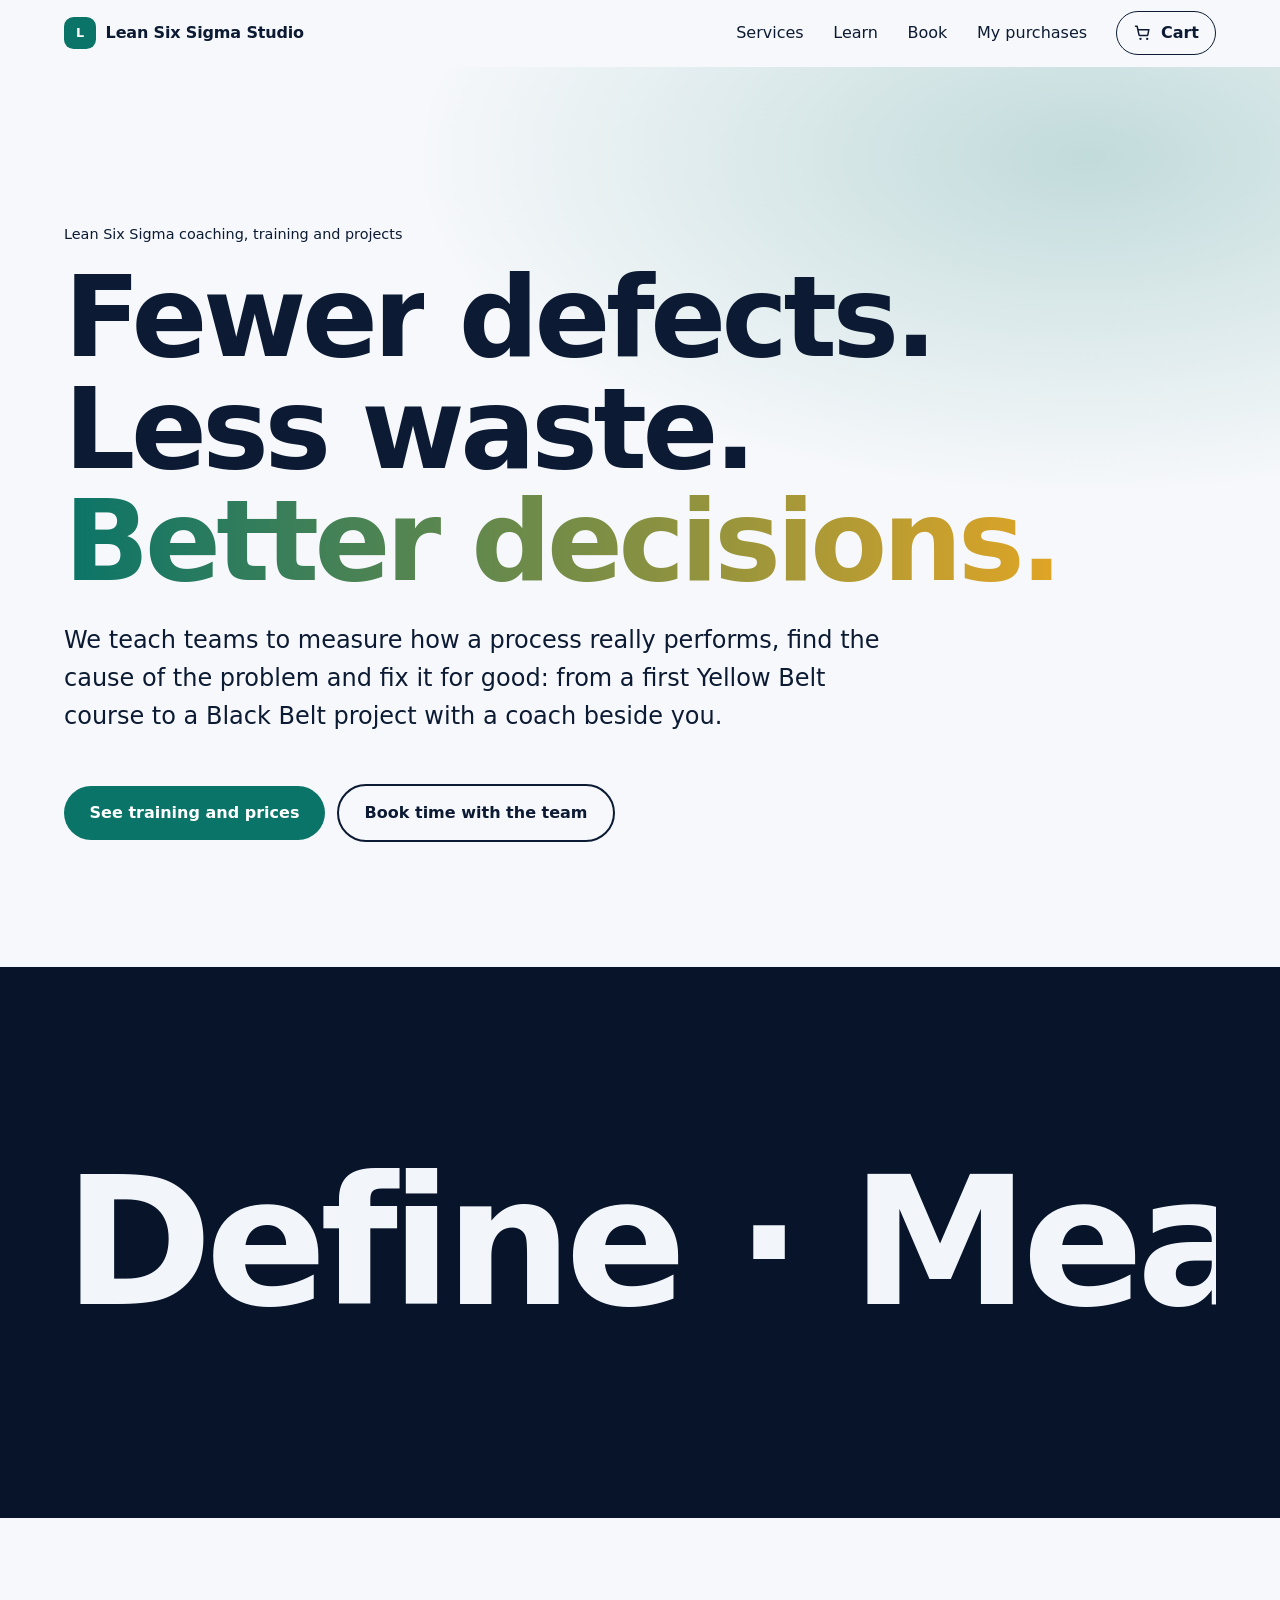
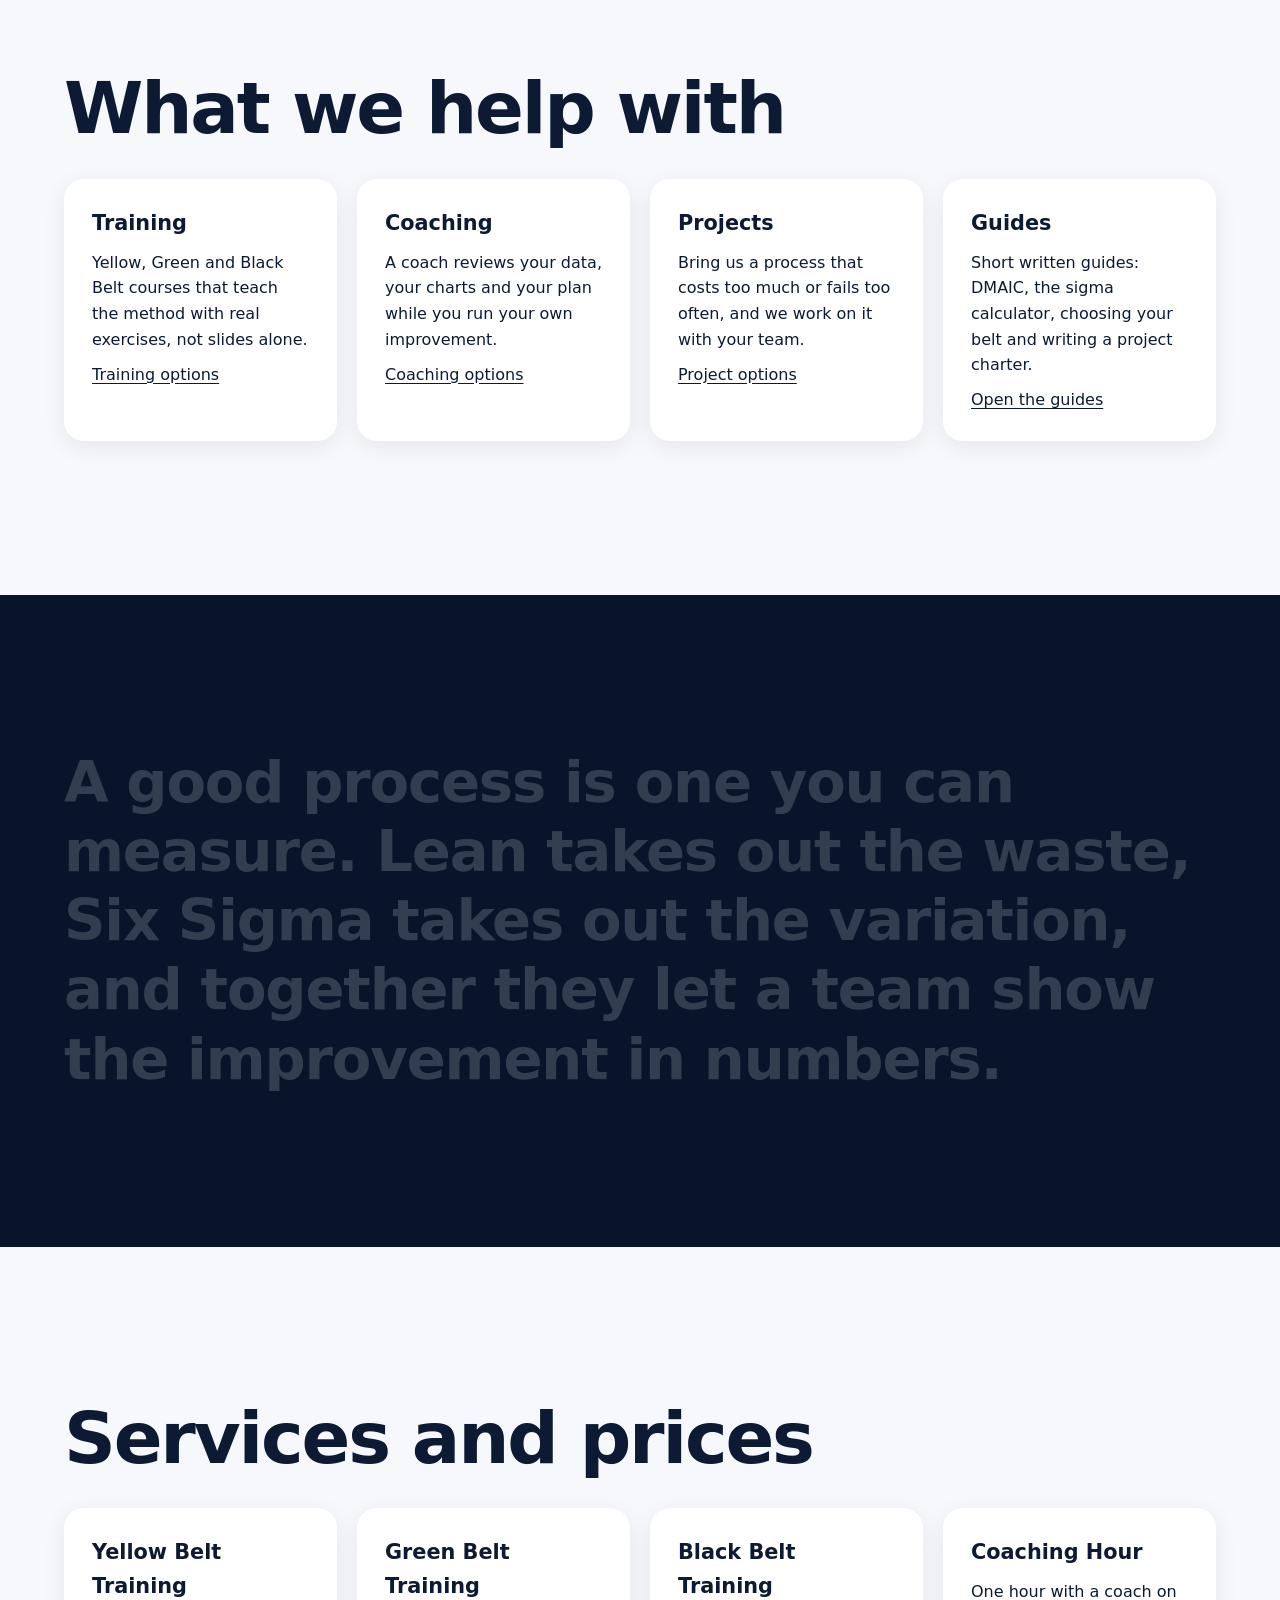
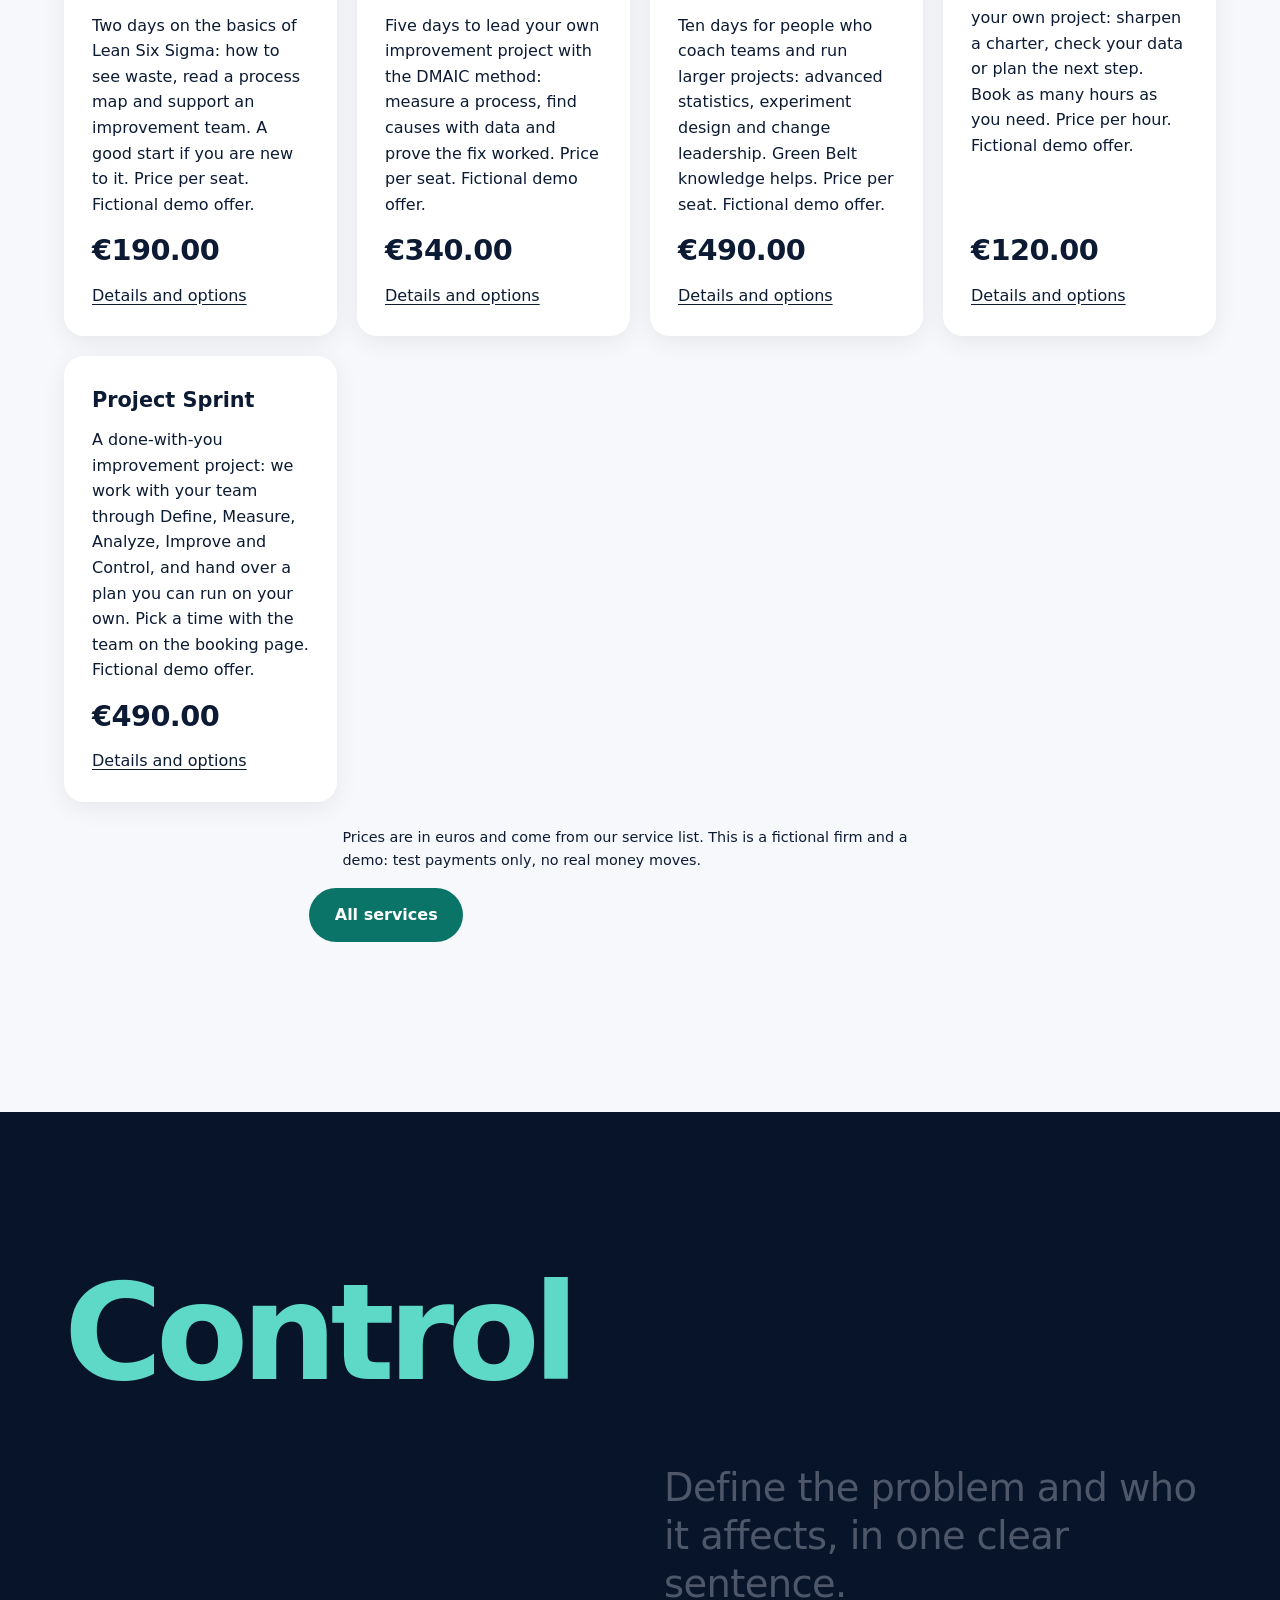
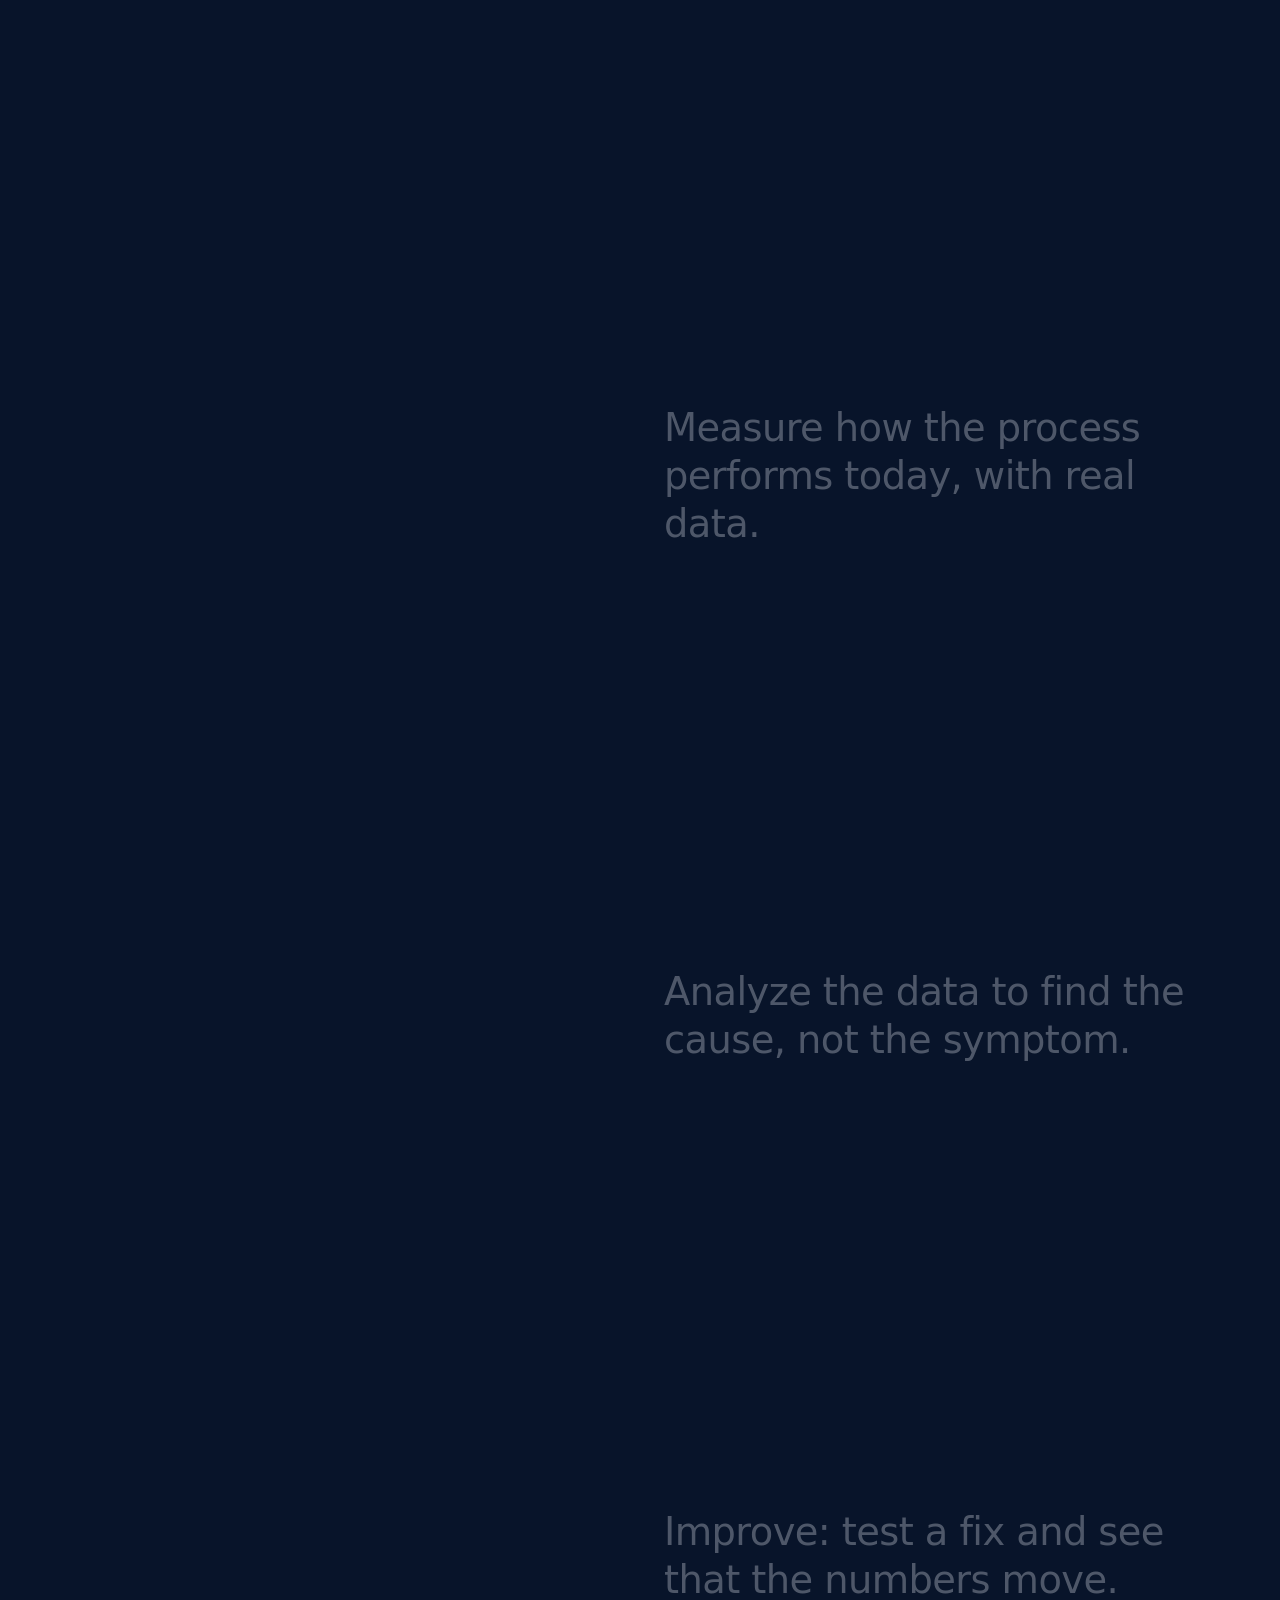
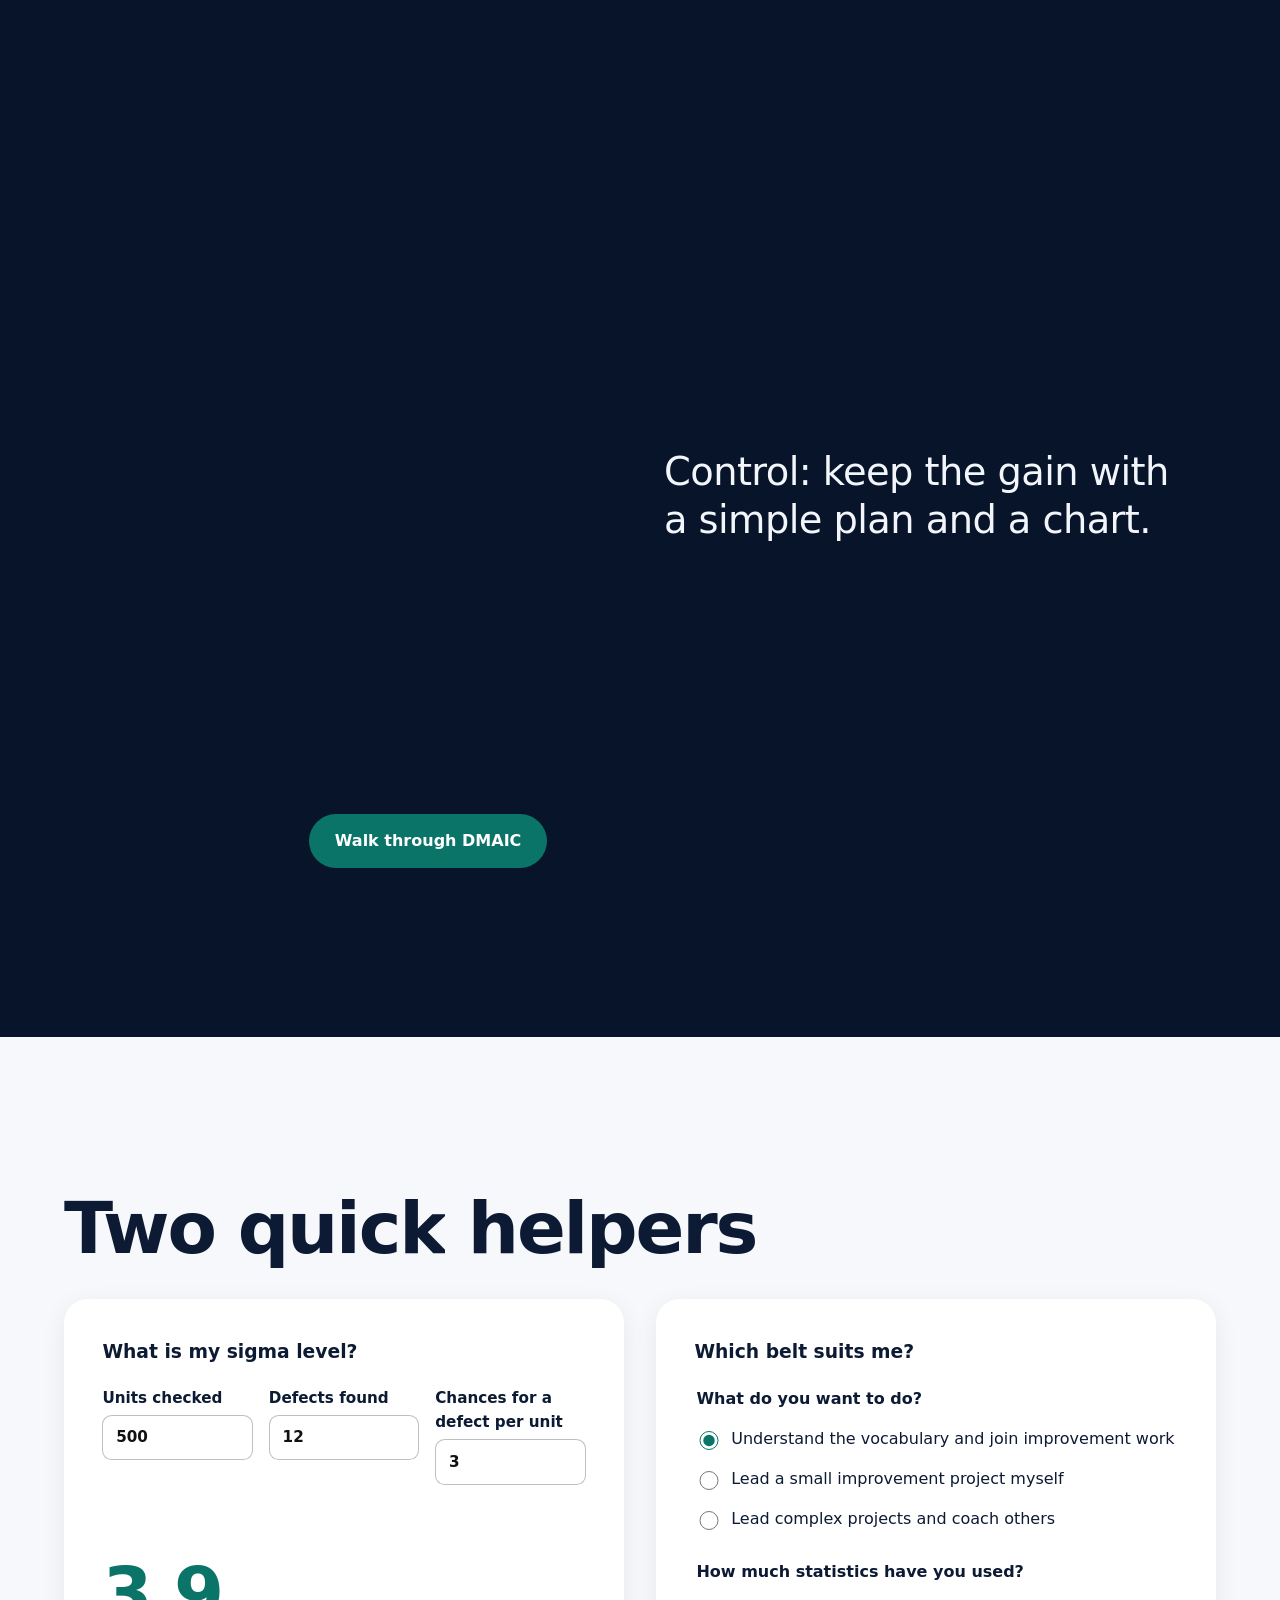
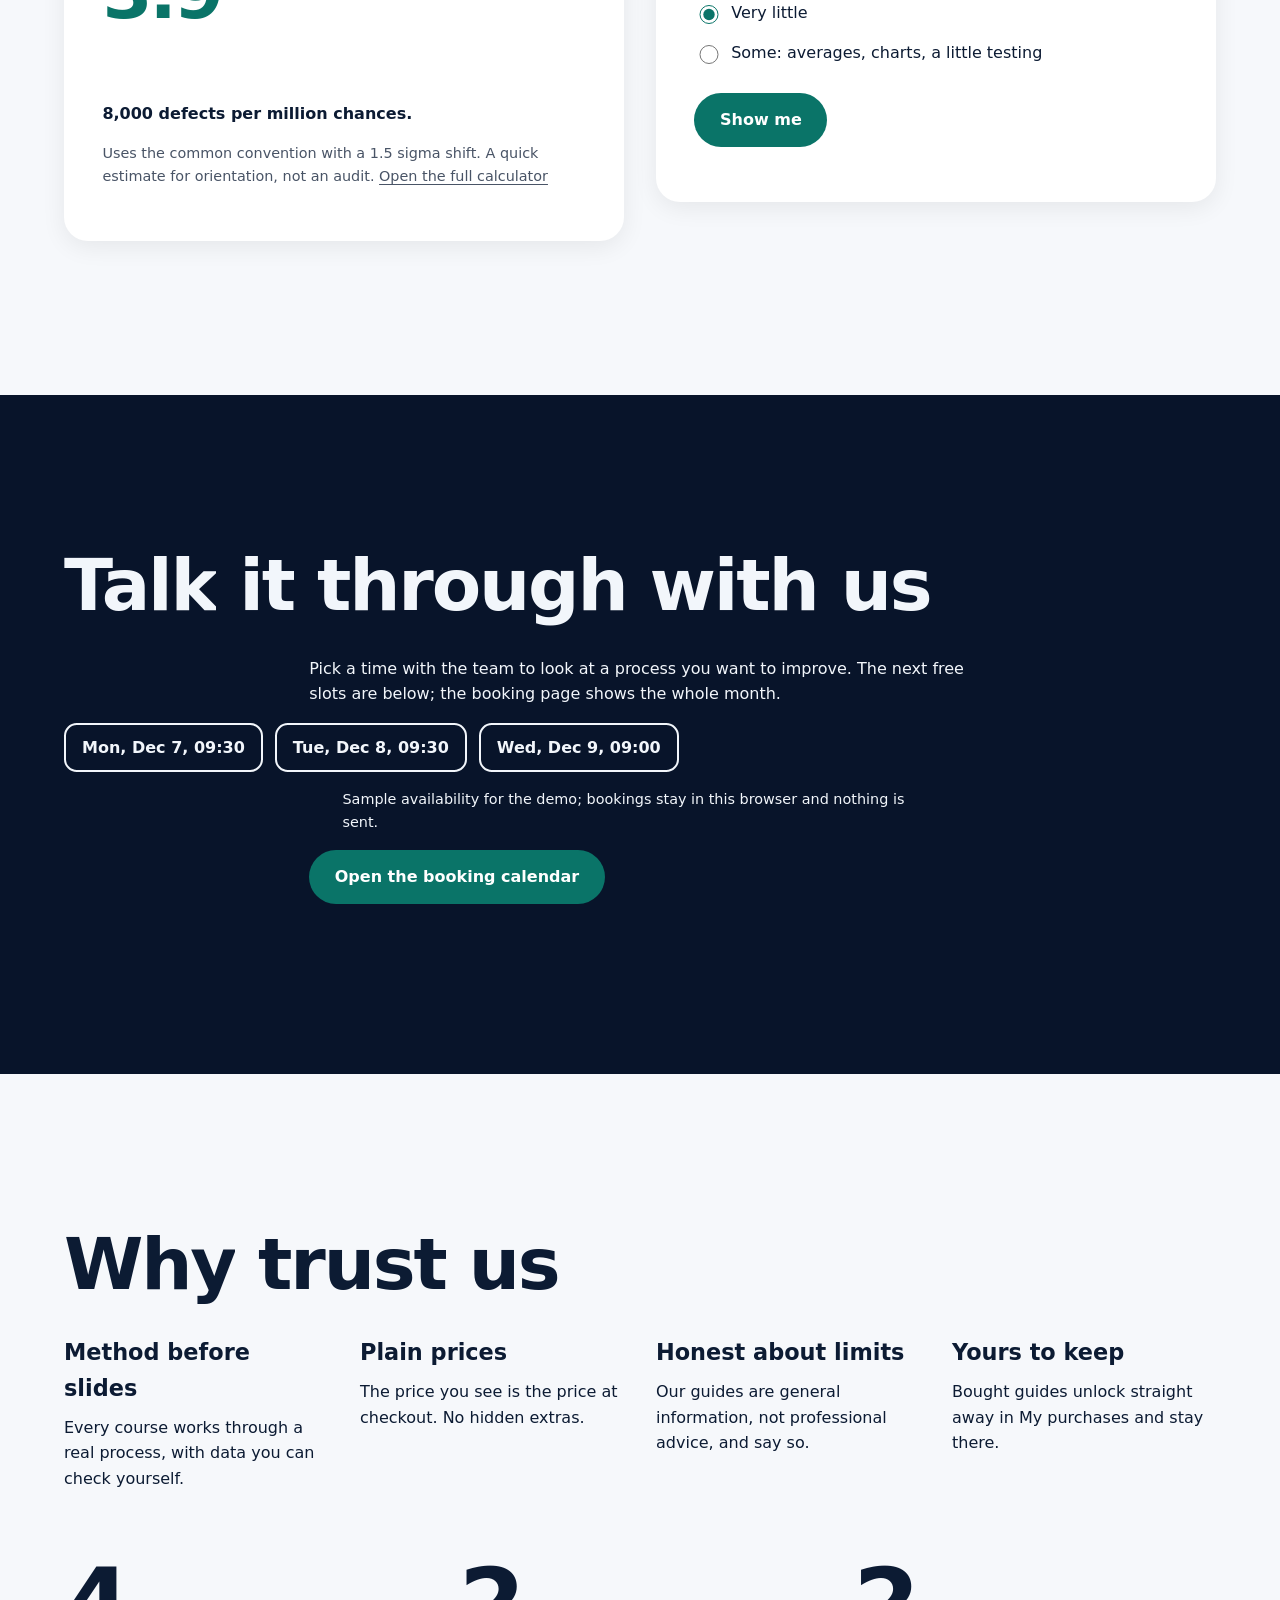
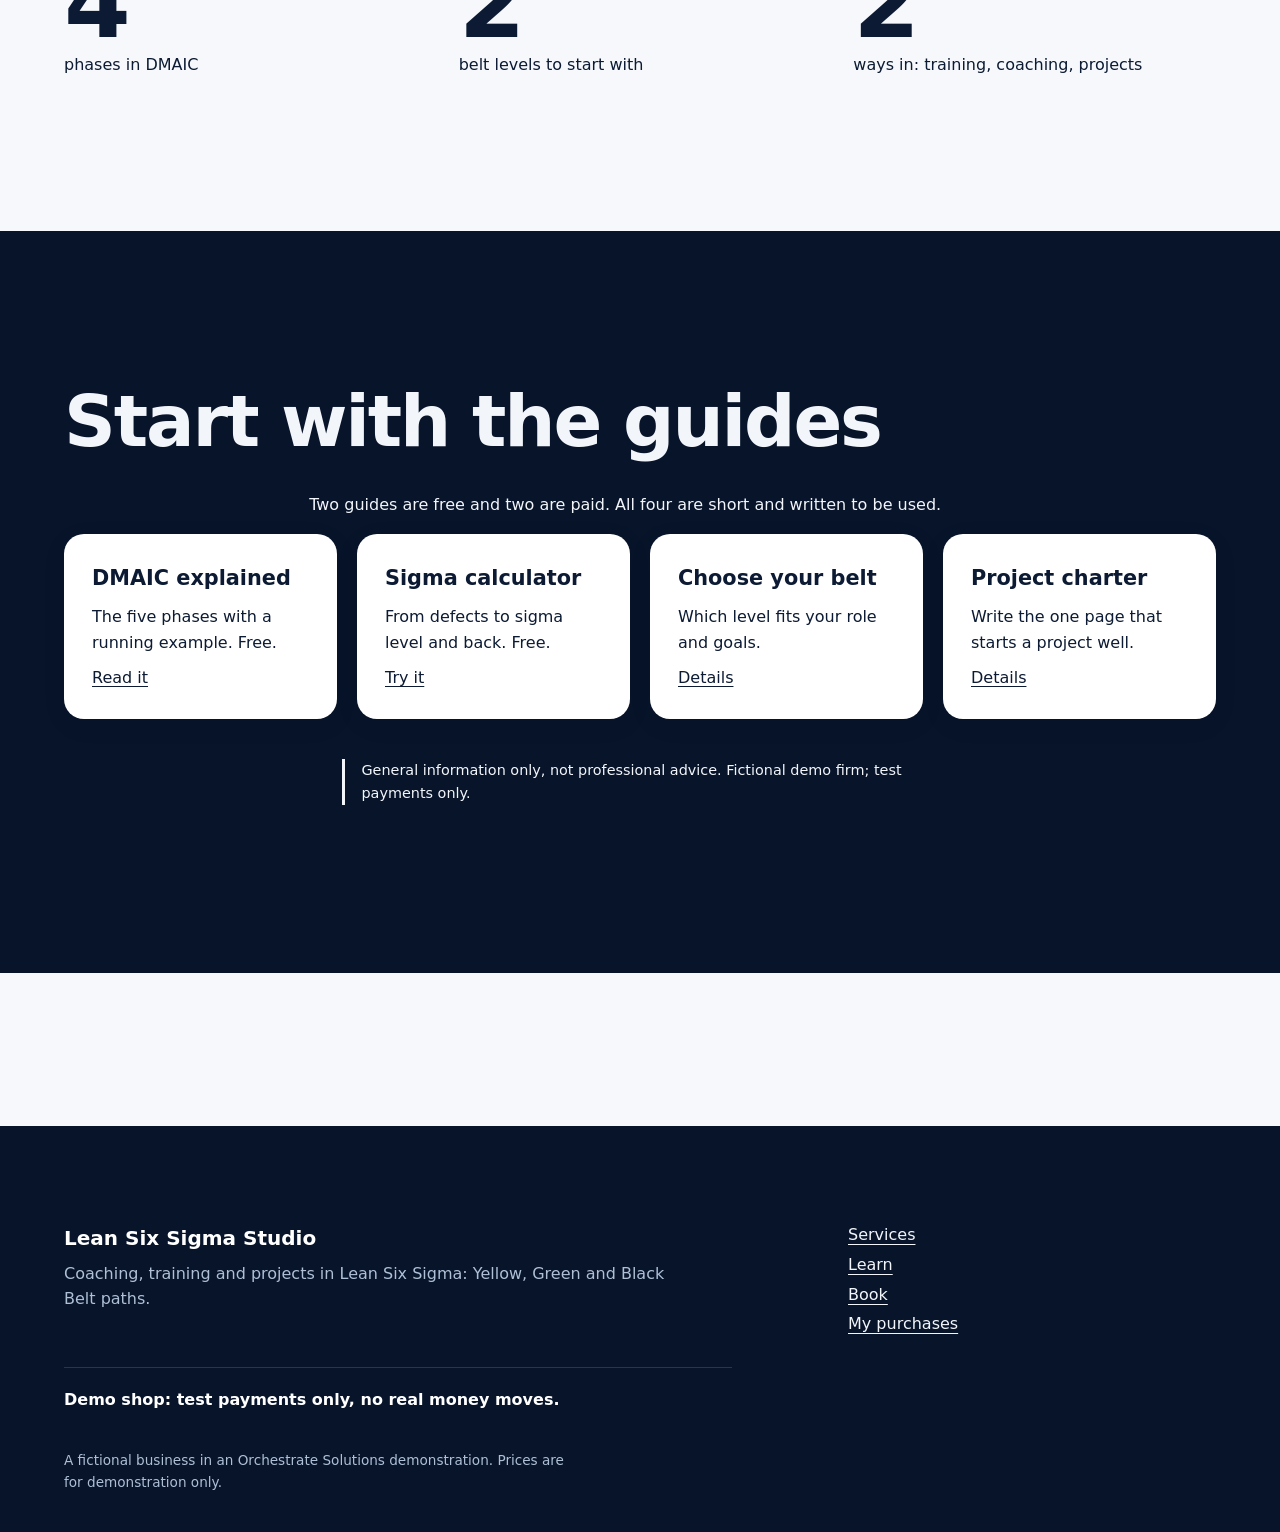
<file: index.html>
<!doctype html>
<html lang="en">
<head>
<meta charset="utf-8">
<meta name="viewport" content="width=device-width, initial-scale=1">
<title>Lean Six Sigma coaching, training and projects</title>
<meta name="description" content="Fewer defects, less waste, clearer decisions: Lean Six Sigma training from Yellow to Black Belt, coaching and hands-on projects. A fictional demo firm; test payments only.">
<link rel="stylesheet" href="css/tokens.css">
<link rel="stylesheet" href="css/layout.css">
<link rel="stylesheet" href="css/site.css">
<link rel="stylesheet" href="css/shop/core.css">
<link rel="stylesheet" href="css/shop/cart.css">
<style>
.hero{min-height:100svh;display:flex;flex-direction:column;justify-content:center;padding-inline:max(1rem,5vw);padding-block:6rem 4rem;background:radial-gradient(60rem 30rem at 85% 10%,color-mix(in srgb,var(--accent) 22%,transparent),transparent 70%),var(--bg,#fff)}
.hero h1{font-size:clamp(3rem,9vw,7rem);line-height:1;letter-spacing:-.04em;margin:0 0 1.5rem;max-width:16ch}
.hero p.lead{font-size:clamp(1.1rem,2vw,1.5rem);max-width:55ch;margin:0 0 2rem;opacity:.85}
.kinetic{background:linear-gradient(90deg,var(--accent),#e0a526,var(--accent));background-size:200% 100%;-webkit-background-clip:text;background-clip:text;color:transparent;animation:sweep 6s linear infinite}
@keyframes sweep{to{background-position:-200% 0}}
.btn{display:inline-block;padding:.9rem 1.6rem;border-radius:999px;background:var(--accent);color:#fff;font-weight:600;text-decoration:none;transition:transform .3s cubic-bezier(.2,.7,.2,1),box-shadow .3s;border:0;cursor:pointer;font-size:1rem}
.btn:hover{transform:translateY(-3px);box-shadow:0 10px 24px rgba(0,0,0,.2)}
.btn--ghost{background:transparent;color:inherit;border:2px solid currentColor;margin-left:.75rem}
h2.big{font-size:clamp(2.2rem,6vw,4.5rem);line-height:1.05;letter-spacing:-.03em;margin:0 0 2rem;max-width:18ch}
.marquee{overflow:hidden;white-space:nowrap}
.marquee span{display:inline-block;font-size:clamp(4rem,14vw,12rem);font-weight:800;letter-spacing:-.04em;animation:slide 40s linear infinite;padding-right:2rem}
@keyframes slide{to{transform:translateX(-50%)}}
.statement{font-size:clamp(1.8rem,4.5vw,3.6rem);line-height:1.2;letter-spacing:-.02em;max-width:26ch;margin:0}
.cards{display:grid;grid-template-columns:repeat(auto-fill,minmax(min(100%,17rem),1fr));gap:1.25rem;margin:0;padding:0;list-style:none}
.card{border-radius:1.25rem;padding:1.75rem;background:var(--surface,#f6f4f1);color:var(--text);box-shadow:0 6px 24px rgba(0,0,0,.07);display:flex;flex-direction:column;gap:.6rem;transition:transform .3s cubic-bezier(.2,.7,.2,1)}
.card:hover{transform:translateY(-4px)}
.card h3{margin:0;font-size:1.3rem}.card p{margin:0}
.price{font-size:1.8rem;font-weight:700;letter-spacing:-.02em;margin-top:auto}
.steps{display:grid;grid-template-columns:minmax(0,1fr) minmax(0,1fr);gap:3rem;align-items:start}
.steps .word,.steps [data-step-word]{position:sticky;top:20vh;font-size:clamp(4rem,14vw,11rem);font-weight:800;letter-spacing:-.05em;line-height:1;color:var(--accent)}
.steps .step{min-height:60vh;display:flex;align-items:center;font-size:clamp(1.5rem,3vw,2.5rem);line-height:1.25;max-width:22ch}
.nums{display:grid;grid-template-columns:repeat(auto-fit,minmax(10rem,1fr));gap:2rem}
.nums b{display:block;font-size:clamp(3rem,8vw,6rem);letter-spacing:-.04em;line-height:1}
.tool{background:var(--surface,#f6f4f1);color:var(--text);border-radius:1.5rem;padding:clamp(1.25rem,3vw,2.5rem);box-shadow:0 6px 24px rgba(0,0,0,.07);max-width:44rem}
.tool fieldset{border:0;padding:0;margin:0 0 1.25rem}.tool legend{font-weight:700;margin-bottom:.5rem}
.tool label{display:flex;gap:.6rem;align-items:center;padding:.45rem 0;cursor:pointer}
.tool input[type=checkbox],.tool input[type=radio]{width:1.2rem;height:1.2rem;accent-color:var(--accent)}
.bar{height:.6rem;border-radius:999px;background:rgba(0,0,0,.12);overflow:hidden;margin:1rem 0}.bar i{display:block;height:100%;width:0;background:var(--accent);transition:width .5s cubic-bezier(.2,.7,.2,1)}
.result{margin-top:1rem;font-weight:600}
.band--dark .tool{background:#1c1c1c;color:#fff}
.two{display:grid;grid-template-columns:repeat(auto-fit,minmax(min(100%,20rem),1fr));gap:2rem;align-items:start}
.note{font-size:.9rem;opacity:.75;max-width:65ch}
.trust{display:grid;grid-template-columns:repeat(auto-fit,minmax(min(100%,16rem),1fr));gap:2rem}
.trust h3{font-size:1.4rem;margin:0 0 .5rem}.trust p{margin:0;max-width:40ch}
@media(max-width:700px){.steps{grid-template-columns:1fr}.steps .word,.steps [data-step-word]{position:static}.steps .step{min-height:auto;padding-block:1.5rem}.btn--ghost{margin:.75rem 0 0}}
@media(prefers-reduced-motion:reduce){.kinetic,.marquee span{animation:none}}
.h-steps [data-step-word]{overflow-wrap:normal;font-size:min(var(--fs-giant,11rem),10.5vw)}
.steps [data-step-word]{overflow-wrap:normal;font-size:min(var(--fs-giant,11rem),10.5vw)}
.hero h1{font-size:min(clamp(3rem,9vw,7rem),11.2vw);overflow-wrap:break-word}
.tool input[type=number]{width:100%;padding:.6rem .8rem;border-radius:.6rem;border:1px solid rgba(0,0,0,.25);font:inherit;background:#fff;color:#111}
.tool .row{display:grid;grid-template-columns:repeat(auto-fit,minmax(9rem,1fr));gap:1rem;margin-bottom:1rem}
.tool .row label{display:block;font-weight:600;font-size:.95rem;padding:0}
.tool .row label span{display:block;margin-bottom:.3rem}
.sig{font-size:clamp(2.6rem,7vw,4.5rem);font-weight:800;letter-spacing:-.04em;line-height:1;color:var(--accent)}
.slots{display:flex;flex-wrap:wrap;gap:.75rem;margin:1rem 0;padding:0;list-style:none}
.slots a{display:inline-block;padding:.6rem 1rem;border-radius:.8rem;border:2px solid currentColor;text-decoration:none;font-weight:600}
.slots a:hover{background:var(--accent);color:#fff;border-color:var(--accent)}
@media(max-width:700px){.steps{grid-template-columns:minmax(0,1fr)}.steps [data-step-word]{font-size:min(var(--fs-giant,11rem),21vw)}}
.band--dark .steps [data-step-word],.band--dark .sig{color:var(--accent-on-dark,#5fd9c7)}
.band--dark .kinetic{background-image:linear-gradient(90deg,var(--accent-on-dark,#5fd9c7),#e8c35a,var(--accent-on-dark,#5fd9c7));background-size:200% 100%}
</style>
<script src="js/shop/core.js" defer></script>
<script src="js/shop/cart.js" defer></script>
<script src="js/nav.js" defer></script>
<script src="js/motion.js" defer></script>
<script src="js/app.js" defer></script>
</head>
<body>
<main id="main">

<section class="hero" id="top">
  <p class="note" data-reveal>Lean Six Sigma coaching, training and projects</p>
  <h1 data-words>Fewer defects. Less waste. <span class="kinetic">Better decisions.</span></h1>
  <p class="lead" data-reveal>We teach teams to measure how a process really performs, find the cause of the problem and fix it for good: from a first Yellow Belt course to a Black Belt project with a coach beside you.</p>
  <p data-reveal><a class="btn" href="pages/services.html">See training and prices</a><a class="btn btn--ghost" href="pages/book.html">Book time with the team</a></p>
</section>

<section class="band band--dark" aria-label="What we work on">
  <div class="marquee" data-marquee aria-hidden="true"><span>Define · Measure · Analyze · Improve · Control · Define · Measure · Analyze · Improve · Control · </span></div>
</section>

<section class="band" id="help">
  <h2 class="big" data-words>What we help with</h2>
  <ul class="cards">
    <li class="card" data-reveal><h3>Training</h3><p>Yellow, Green and Black Belt courses that teach the method with real exercises, not slides alone.</p><a href="pages/services.html#training">Training options</a></li>
    <li class="card" data-reveal><h3>Coaching</h3><p>A coach reviews your data, your charts and your plan while you run your own improvement.</p><a href="pages/services.html#coaching">Coaching options</a></li>
    <li class="card" data-reveal><h3>Projects</h3><p>Bring us a process that costs too much or fails too often, and we work on it with your team.</p><a href="pages/services.html#projects">Project options</a></li>
    <li class="card" data-reveal><h3>Guides</h3><p>Short written guides: DMAIC, the sigma calculator, choosing your belt and writing a project charter.</p><a href="#guides">Open the guides</a></li>
  </ul>
</section>

<section class="band band--dark">
  <p class="statement" data-fill>A good process is one you can measure. Lean takes out the waste, Six Sigma takes out the variation, and together they let a team show the improvement in numbers.</p>
</section>

<section class="band" id="services" aria-labelledby="svc-h">
  <h2 class="big" id="svc-h" data-words>Services and prices</h2>
  <ul class="cards" id="service-cards" aria-live="polite">
    <li class="card"><h3>Loading services...</h3><p><a href="pages/services.html">Open the full services page</a></p></li>
  </ul>
  <p class="note" style="margin-top:1.5rem" data-reveal>Prices are in euros and come from our service list. This is a fictional firm and a demo: test payments only, no real money moves.</p>
  <p data-reveal><a class="btn" href="pages/services.html">All services</a></p>
</section>

<section class="band band--dark" id="how">
  <div class="steps h-steps" data-sticky-steps>
    <div class="word" aria-hidden="true" data-step-word>Define</div>
    <div>
      <div class="step" data-step="Define">Define the problem and who it affects, in one clear sentence.</div>
      <div class="step" data-step="Measure">Measure how the process performs today, with real data.</div>
      <div class="step" data-step="Analyze">Analyze the data to find the cause, not the symptom.</div>
      <div class="step" data-step="Improve">Improve: test a fix and see that the numbers move.</div>
      <div class="step" data-step="Control">Control: keep the gain with a simple plan and a chart.</div>
    </div>
  </div>
  <p data-reveal style="margin-top:3rem"><a class="btn" href="pages/guides/dmaic.html">Walk through DMAIC</a></p>
</section>

<section class="band" id="tools">
  <h2 class="big" data-words>Two quick helpers</h2>
  <div class="two">
    <form class="tool" id="sigma" data-reveal aria-labelledby="s-h" novalidate>
      <h3 id="s-h" style="margin-top:0">What is my sigma level?</h3>
      <div class="row">
        <label><span>Units checked</span><input type="number" name="units" min="1" step="1" value="500" inputmode="numeric"></label>
        <label><span>Defects found</span><input type="number" name="defects" min="0" step="1" value="12" inputmode="numeric"></label>
        <label><span>Chances for a defect per unit</span><input type="number" name="opps" min="1" step="1" value="3" inputmode="numeric"></label>
      </div>
      <p class="sig" id="sig-out" aria-live="polite">3.7</p>
      <p class="result" id="sig-text" role="status"></p>
      <p class="note">Uses the common convention with a 1.5 sigma shift. A quick estimate for orientation, not an audit. <a href="pages/guides/sigma-calculator.html">Open the full calculator</a></p>
    </form>
    <form class="tool" id="finder" data-reveal aria-labelledby="f-h">
      <h3 id="f-h" style="margin-top:0">Which belt suits me?</h3>
      <fieldset><legend>What do you want to do?</legend>
        <label><input type="radio" name="goal" value="aware" checked> Understand the vocabulary and join improvement work</label>
        <label><input type="radio" name="goal" value="lead"> Lead a small improvement project myself</label>
        <label><input type="radio" name="goal" value="master"> Lead complex projects and coach others</label>
      </fieldset>
      <fieldset><legend>How much statistics have you used?</legend>
        <label><input type="radio" name="stats" value="none" checked> Very little</label>
        <label><input type="radio" name="stats" value="some"> Some: averages, charts, a little testing</label>
      </fieldset>
      <button class="btn" type="submit">Show me</button>
      <p class="result" id="finder-out" role="status"></p>
    </form>
  </div>
</section>

<section class="band band--dark" id="book">
  <h2 class="big" data-words>Talk it through with us</h2>
  <p class="prose" data-reveal>Pick a time with the team to look at a process you want to improve. The next free slots are below; the booking page shows the whole month.</p>
  <ul class="slots" id="slots" data-reveal aria-label="Next free slots"></ul>
  <p class="note" id="mybook" data-reveal></p>
  <p data-reveal><a class="btn" href="pages/book.html">Open the booking calendar</a></p>
</section>

<section class="band" id="trust">
  <h2 class="big" data-words>Why trust us</h2>
  <div class="trust">
    <div data-reveal><h3>Method before slides</h3><p>Every course works through a real process, with data you can check yourself.</p></div>
    <div data-reveal><h3>Plain prices</h3><p>The price you see is the price at checkout. No hidden extras.</p></div>
    <div data-reveal><h3>Honest about limits</h3><p>Our guides are general information, not professional advice, and say so.</p></div>
    <div data-reveal><h3>Yours to keep</h3><p>Bought guides unlock straight away in My purchases and stay there.</p></div>
  </div>
  <div class="nums" style="margin-top:4rem">
    <div data-reveal><b data-count="5">5</b>phases in DMAIC</div>
    <div data-reveal><b data-count="3">3</b>belt levels to start with</div>
    <div data-reveal><b data-count="3">3</b>ways in: training, coaching, projects</div>
  </div>
</section>

<section class="band band--dark" id="guides">
  <h2 class="big" data-words>Start with the guides</h2>
  <p class="prose" data-reveal>Two guides are free and two are paid. All four are short and written to be used.</p>
  <ul class="cards">
    <li class="card" data-reveal><h3>DMAIC explained</h3><p>The five phases with a running example. Free.</p><a href="pages/guides/dmaic.html">Read it</a></li>
    <li class="card" data-reveal><h3>Sigma calculator</h3><p>From defects to sigma level and back. Free.</p><a href="pages/guides/sigma-calculator.html">Try it</a></li>
    <li class="card" data-reveal><h3>Choose your belt</h3><p>Which level fits your role and goals.</p><a href="pages/guides/choose-your-belt.html">Details</a></li>
    <li class="card" data-reveal><h3>Project charter</h3><p>Write the one page that starts a project well.</p><a href="pages/guides/project-charter.html">Details</a></li>
  </ul>
  <p class="guide-note" style="margin-top:2.5rem" data-reveal>General information only, not professional advice. Fictional demo firm; test payments only.</p>
</section>

</main>
</body>
</html>
</file>
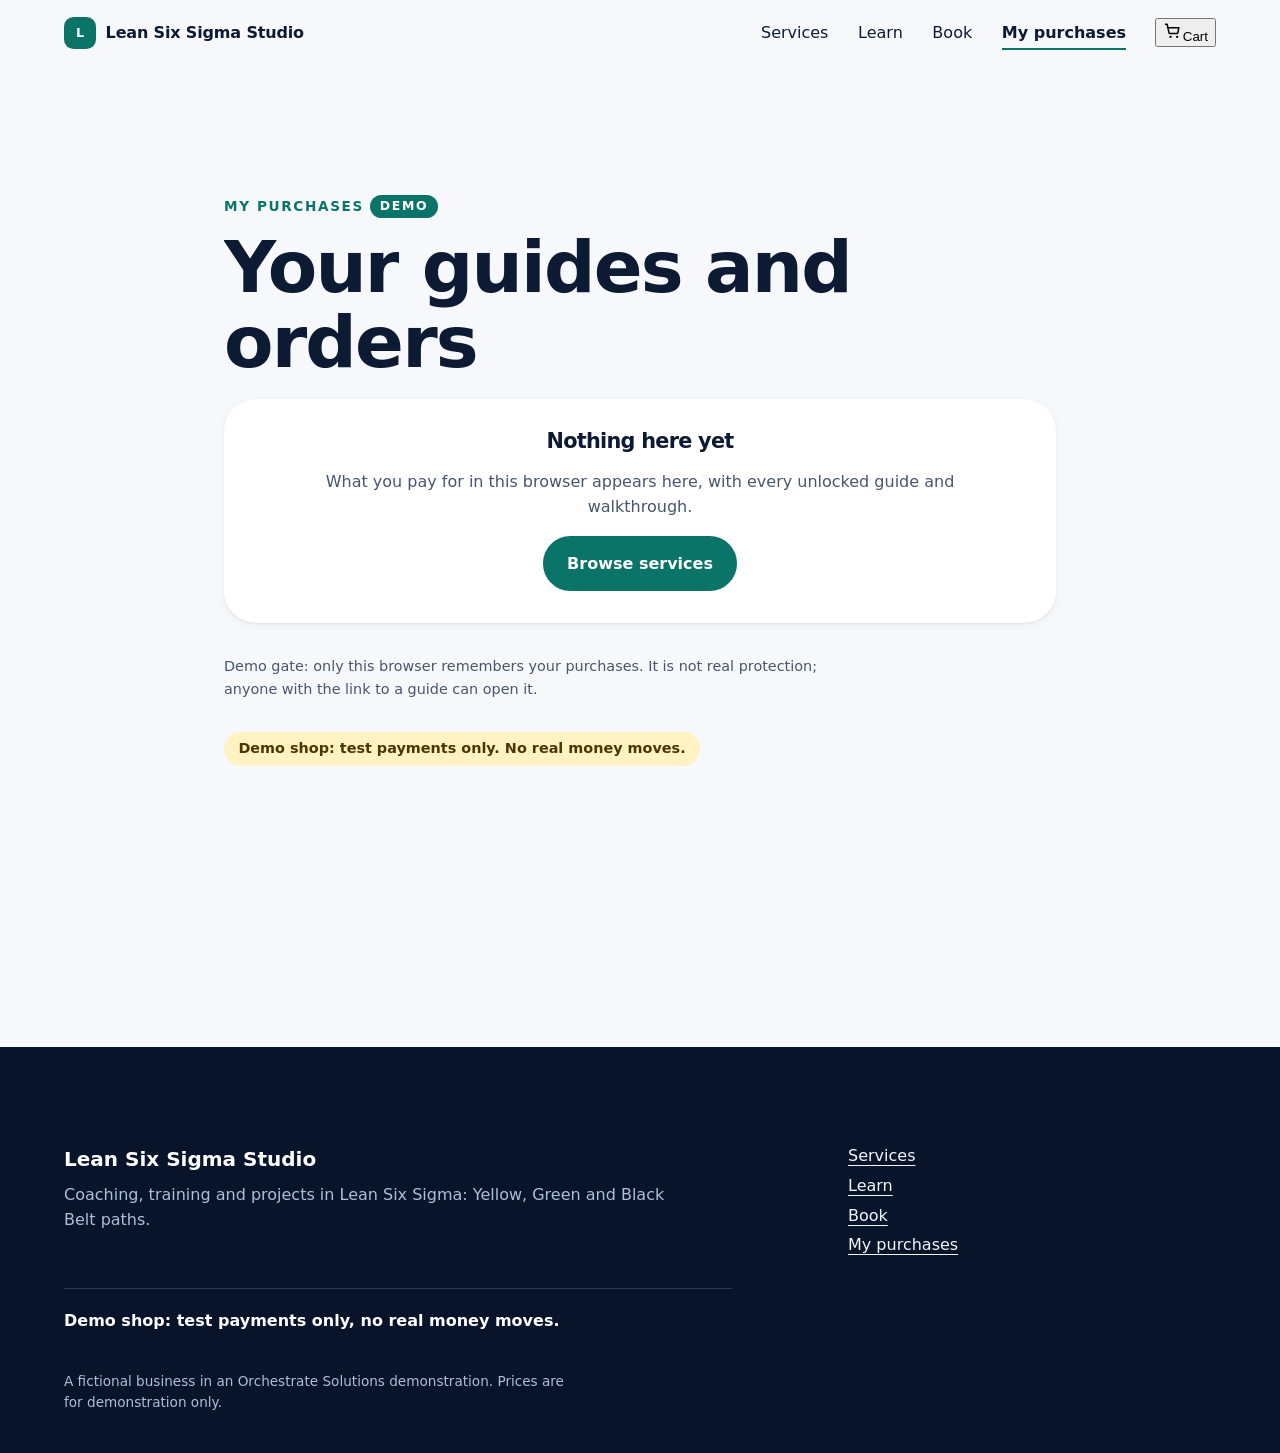
<file: pages/account.html>
<!doctype html>
<html lang="en">
<head>
<meta charset="utf-8">
<meta name="viewport" content="width=device-width, initial-scale=1">
<title>My purchases</title>
<meta name="description" content="Every paid order, with your unlocked guides and walkthroughs. Demo: test payments only.">
<style>@view-transition { navigation: auto; }</style>
<link rel="stylesheet" href="../css/tokens.css">
<link rel="stylesheet" href="../css/layout.css">
<link rel="stylesheet" href="../css/site.css">
<link rel="stylesheet" href="../css/shop/core.css">
<link rel="stylesheet" href="../css/shop/order.css">
<link rel="stylesheet" href="../css/shop/account.css">
<script src="../js/nav.js" defer></script>
<script src="../js/motion.js" defer></script>
<script src="../js/app.js" defer></script>
<script src="../js/shop/core.js" defer></script>
<script src="../js/shop/cart.js" defer></script>
<script src="../js/shop/account.js" defer></script>
</head>
<body>
<main id="main">
  <section class="band ord">
    <div class="ord__wrap">
      <p class="ord__eyebrow" data-reveal>My purchases <span class="ord__badge">Demo</span></p>
      <h1 class="ord__title" data-words>Your guides and orders</h1>
      <div id="account-root" aria-live="polite"><p class="ord__muted">Loading your purchases …</p></div>
      <p class="ord__muted ord__gate">Demo gate: only this browser remembers your purchases. It is not real protection; anyone with the link to a guide can open it.</p>
      <p class="ord__test">Demo shop: test payments only. No real money moves.</p>
    </div>
  </section>
</main>
</body>
</html>
</file>
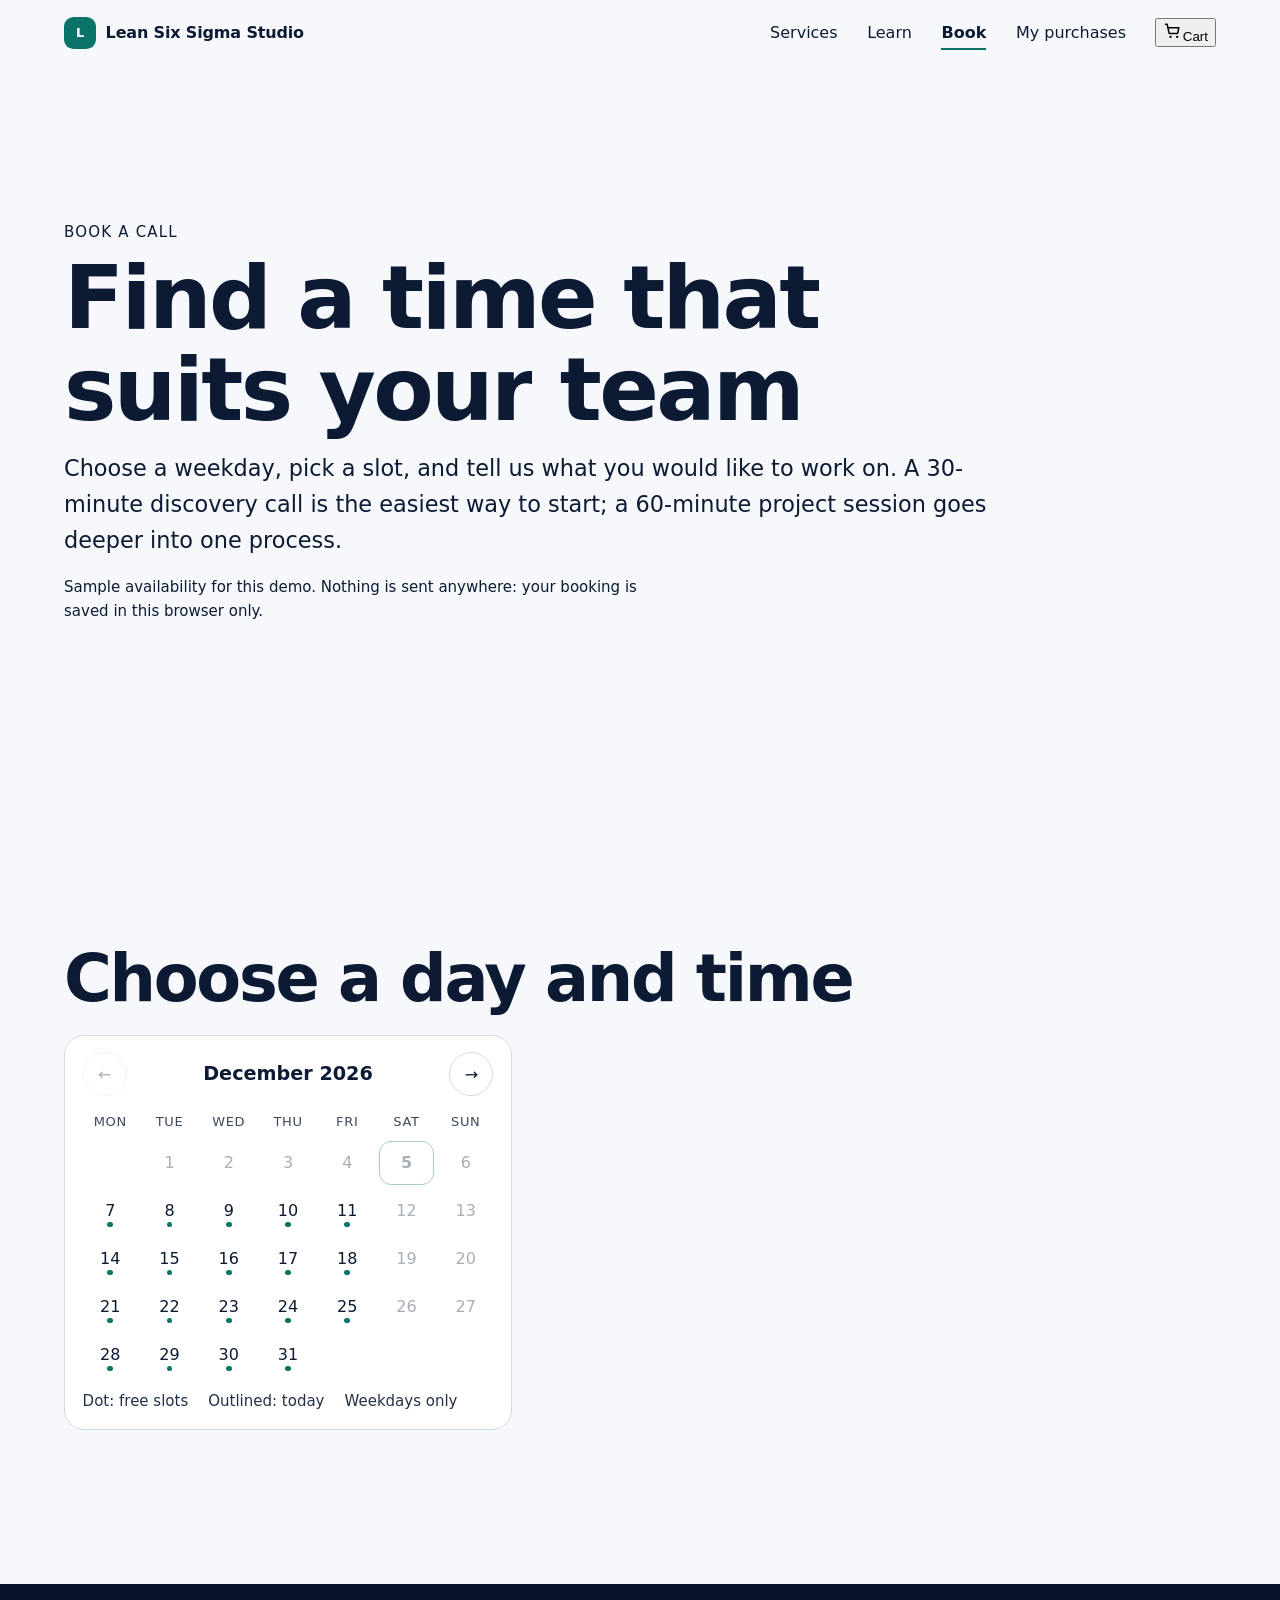
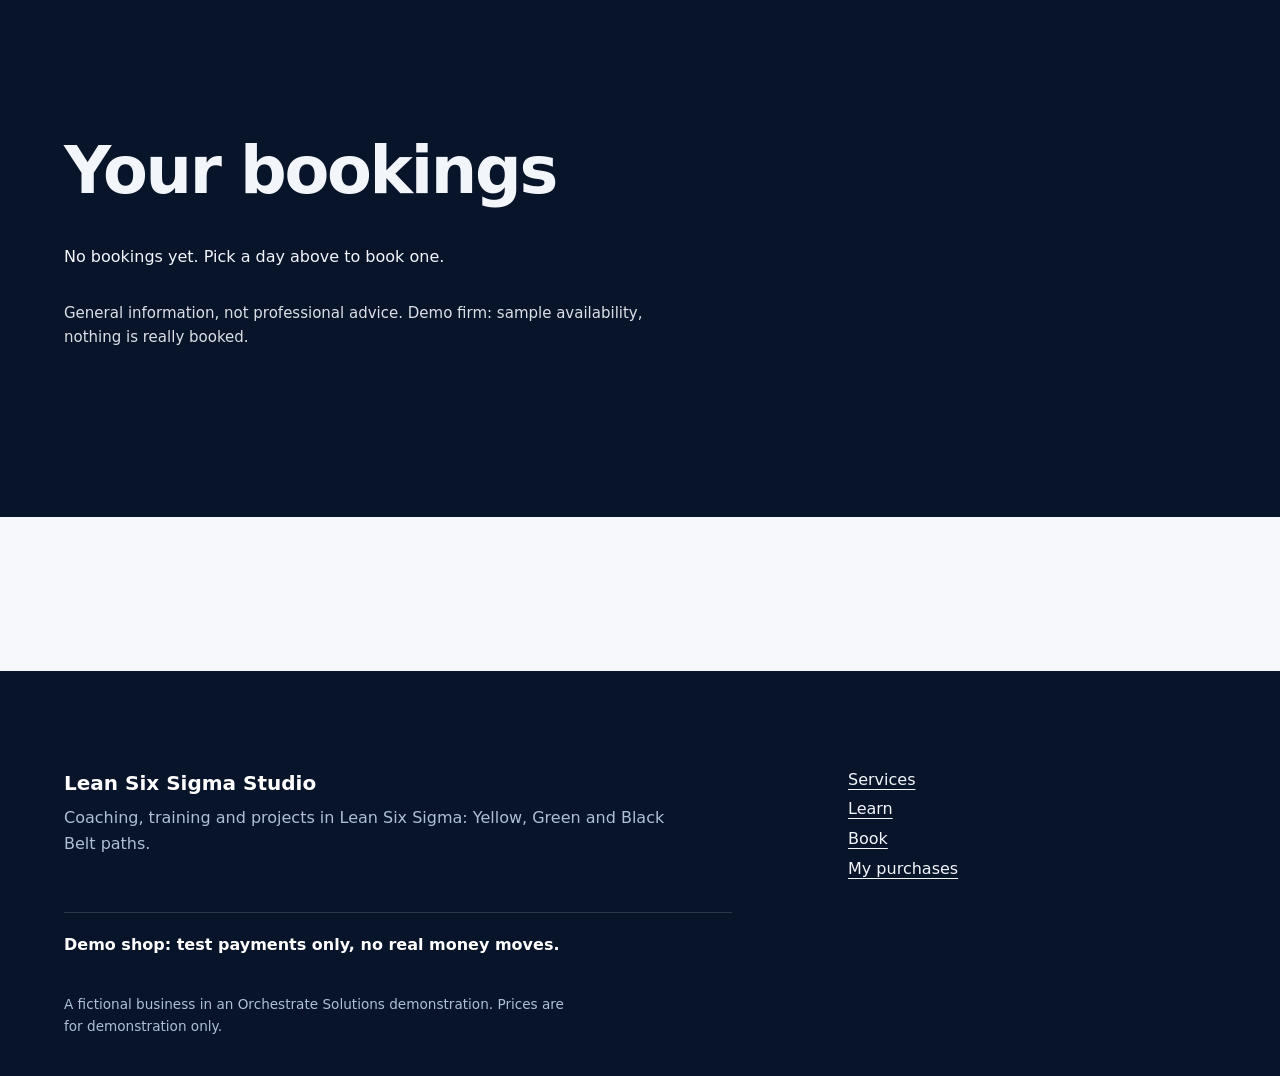
<file: pages/book.html>
<!doctype html>
<html lang="en">
<head>
<meta charset="utf-8">
<meta name="viewport" content="width=device-width, initial-scale=1">
<title>Book a call or project session</title>
<meta name="description" content="Pick a free weekday slot for a 30-minute discovery call or a 60-minute project session. Sample availability; your booking stays in this browser.">
<style>@view-transition { navigation: auto; }</style>
<link rel="stylesheet" href="../css/tokens.css">
<link rel="stylesheet" href="../css/layout.css">
<link rel="stylesheet" href="../css/site.css">
<link rel="stylesheet" href="../css/shop/core.css">
<link rel="stylesheet" href="../css/booking.css">
<script src="../js/nav.js" defer></script>
<script src="../js/motion.js" defer></script>
<script src="../js/app.js" defer></script>
<script src="../js/shop/core.js" defer></script>
<script src="../js/shop/cart.js" defer></script>
<script src="../js/tools.js" defer></script>
</head>
<body>
<main id="main">
  <section class="band bk-hero">
    <p class="bk-eyebrow" data-reveal>Book a call</p>
    <h1 data-words>Find a time that suits your team</h1>
    <p class="bk-lead" data-reveal>Choose a weekday, pick a slot, and tell us what you would like to work on. A 30-minute discovery call is the easiest way to start; a 60-minute project session goes deeper into one process.</p>
    <p class="bk-note" data-reveal>Sample availability for this demo. Nothing is sent anywhere: your booking is saved in this browser only.</p>
  </section>

  <section class="band bk-tool" aria-labelledby="bk-h">
    <h2 id="bk-h" class="bk-h2" data-reveal>Choose a day and time</h2>
    <noscript><p class="bk-note">The booking calendar needs JavaScript. Please turn it on to pick a slot.</p></noscript>
    <div class="bk-layout">
      <div class="bk-cal" id="bk-cal" aria-label="Calendar"></div>
      <div class="bk-side">
        <div id="bk-slots" class="bk-slots" aria-live="polite"></div>
        <form id="bk-form" class="bk-form" novalidate hidden>
          <h3 class="bk-h3">Your details</h3>
          <p class="bk-chosen" id="bk-chosen"></p>
          <fieldset class="bk-types">
            <legend>Session type</legend>
            <label><input type="radio" name="type" value="30" checked> <span>Discovery call, 30 minutes</span></label>
            <label><input type="radio" name="type" value="60"> <span>Project session, 60 minutes</span></label>
          </fieldset>
          <div class="bk-field"><label for="bk-name">Your name</label><input id="bk-name" name="name" autocomplete="name" required><p class="bk-err" id="bk-name-err" hidden></p></div>
          <div class="bk-field"><label for="bk-email">Email address</label><input id="bk-email" name="email" type="email" autocomplete="email" required><p class="bk-err" id="bk-email-err" hidden></p></div>
          <div class="bk-field"><label for="bk-topic">Topic</label>
            <select id="bk-topic" name="topic"><option value="training">Training</option><option value="coaching">Coaching</option><option value="project">Improvement project</option></select></div>
          <div class="bk-field"><label for="bk-note">Note (optional)</label><textarea id="bk-note" name="note" rows="3" maxlength="400"></textarea></div>
          <button class="btn" type="submit">Book this slot</button>
          <p class="bk-note">Demo only: nothing is sent. Your booking stays in this browser.</p>
        </form>
        <div id="bk-done" class="bk-done" tabindex="-1" role="status" hidden></div>
      </div>
    </div>
  </section>

  <section class="band band--dark" aria-labelledby="bk-mine-h">
    <h2 id="bk-mine-h" class="bk-h2" data-reveal>Your bookings</h2>
    <div id="bk-mine" class="bk-mine"><p>No bookings yet.</p></div>
    <p class="bk-note">General information, not professional advice. Demo firm: sample availability, nothing is really booked.</p>
  </section>
</main>
</body>
</html>
</file>
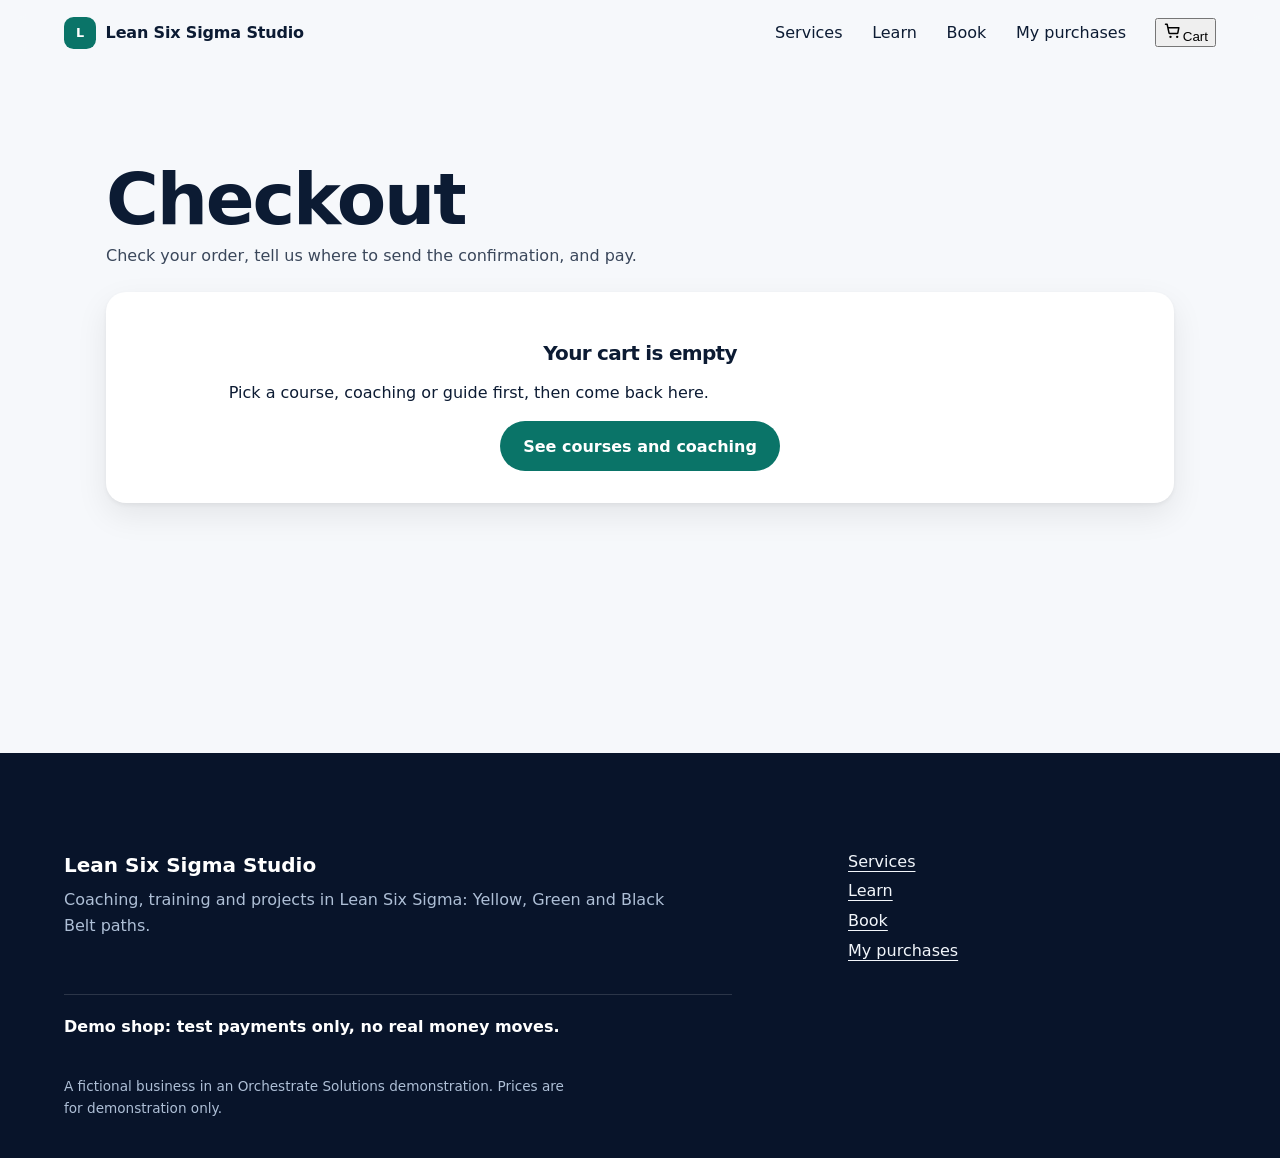
<file: pages/checkout.html>
<!doctype html>
<html lang="en">
<head>
<meta charset="utf-8">
<meta name="viewport" content="width=device-width, initial-scale=1">
<title>Checkout</title>
<meta name="description" content="Review your order and pay. Demo shop: test payments only.">
<link rel="stylesheet" href="../css/tokens.css">
<link rel="stylesheet" href="../css/layout.css">
<link rel="stylesheet" href="../css/site.css">
<link rel="stylesheet" href="../css/shop/core.css">
<link rel="stylesheet" href="../css/shop/checkout.css">
<script src="../js/nav.js" defer></script>
<script src="../js/motion.js" defer></script>
<script src="../js/app.js" defer></script>
<script src="../js/shop/core.js" defer></script>
<script src="../js/shop/cart.js" defer></script>
<script src="../js/shop/checkout.js" defer></script>
<style>@view-transition { navigation: auto; }</style>
</head>
<body>
<main id="main">
  <section class="band checkout">
    <div class="checkout__wrap">
      <h1 data-words>Checkout</h1>
      <p class="checkout__lead">Check your order, tell us where to send the confirmation, and pay.</p>
      <div id="co-banner" role="status" aria-live="polite"></div>
      <div id="co-empty" class="shop-card checkout__empty" hidden>
        <h2>Your cart is empty</h2>
        <p>Pick a course, coaching or guide first, then come back here.</p>
        <a class="btn" href="services.html">See courses and coaching</a>
      </div>
      <div class="checkout__grid" id="co-grid">
        <form id="co-form" class="shop-card" novalidate>
          <h2>Your details</h2>
          <div class="shop-field">
            <label for="co-name">Full name</label>
            <input id="co-name" name="name" autocomplete="name" required maxlength="80">
            <span class="shop-error" id="co-name-err" role="alert"></span>
          </div>
          <div class="shop-field">
            <label for="co-email">Email for the confirmation</label>
            <input id="co-email" name="email" type="email" autocomplete="email" required maxlength="120">
            <span class="shop-error" id="co-email-err" role="alert"></span>
          </div>
          <div class="shop-field">
            <label for="co-note">Anything we should know? (optional)</label>
            <textarea id="co-note" name="note" rows="3" maxlength="300"></textarea>
          </div>

          <h2>Coupon</h2>
          <div class="shop-field">
            <label for="co-coupon">Coupon</label>
            <select id="co-coupon"><option value="best">Best coupon (automatic)</option><option value="">No coupon</option></select>
            <span class="checkout__hint" id="co-coupon-hint"></span>
          </div>

          <h2>Gift card</h2>
          <div class="shop-field">
            <label for="co-gift">Gift card code</label>
            <div class="checkout__row">
              <input id="co-gift" autocomplete="off" placeholder="Type a code" maxlength="40">
              <button type="button" class="btn btn--ghost" id="co-gift-apply">Apply</button>
            </div>
            <div id="co-wallet" class="checkout__chips"></div>
            <span class="shop-error" id="co-gift-err" role="alert"></span>
          </div>
        </form>

        <aside class="shop-card checkout__summary" aria-labelledby="co-sum-h">
          <h2 id="co-sum-h">Order summary</h2>
          <ul id="co-lines" class="checkout__lines"></ul>
          <dl class="checkout__totals" id="co-totals"></dl>
          <p class="shop-error" id="co-error" role="alert"></p>
          <button class="btn checkout__pay" id="co-pay" type="submit" form="co-form" disabled>Pay</button>
          <p class="shop-testlabel">Demo shop: test payments only. No real money moves.</p>
          <p class="checkout__hint">Test card 4242 4242 4242 4242, any future expiry, any 3 digits.</p>
          <a href="services.html" class="checkout__back">Keep browsing</a>
        </aside>
      </div>
    </div>
  </section>
</main>
</body>
</html>
</file>
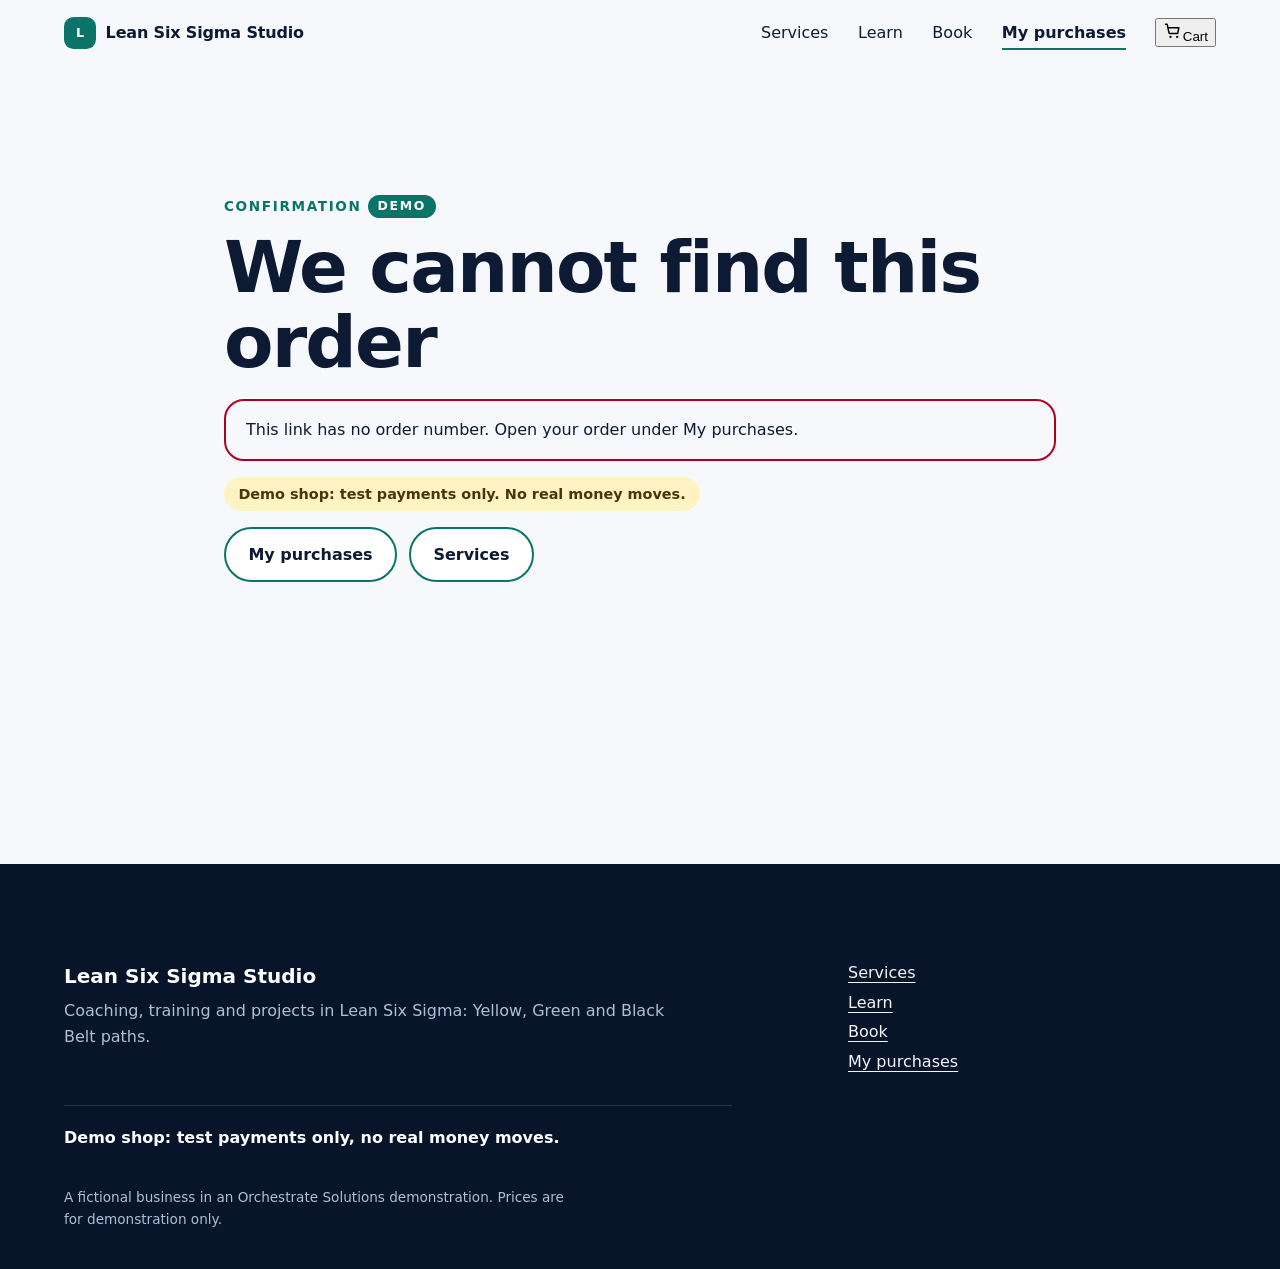
<file: pages/order.html>
<!doctype html>
<html lang="en">
<head>
<meta charset="utf-8">
<meta name="viewport" content="width=device-width, initial-scale=1">
<title>Your order</title>
<meta name="description" content="Your order confirmation: order number, what you bought, what happens next and your receipt. Demo: test payments only.">
<style>@view-transition { navigation: auto; }</style>
<link rel="stylesheet" href="../css/tokens.css">
<link rel="stylesheet" href="../css/layout.css">
<link rel="stylesheet" href="../css/site.css">
<link rel="stylesheet" href="../css/shop/core.css">
<link rel="stylesheet" href="../css/shop/order.css">
<script src="../js/nav.js" defer></script>
<script src="../js/motion.js" defer></script>
<script src="../js/app.js" defer></script>
<script src="../js/shop/core.js" defer></script>
<script src="../js/shop/cart.js" defer></script>
<script src="../js/shop/order.js" defer></script>
</head>
<body>
<main id="main">
  <section class="band ord">
    <div class="ord__wrap" id="order-root" aria-live="polite">
      <p class="ord__eyebrow">Confirmation <span class="ord__badge">Demo</span></p>
      <h1 class="ord__title">One moment, checking your payment …</h1>
      <noscript><p>This page needs JavaScript to show your order.</p></noscript>
    </div>
  </section>
</main>
</body>
</html>
</file>
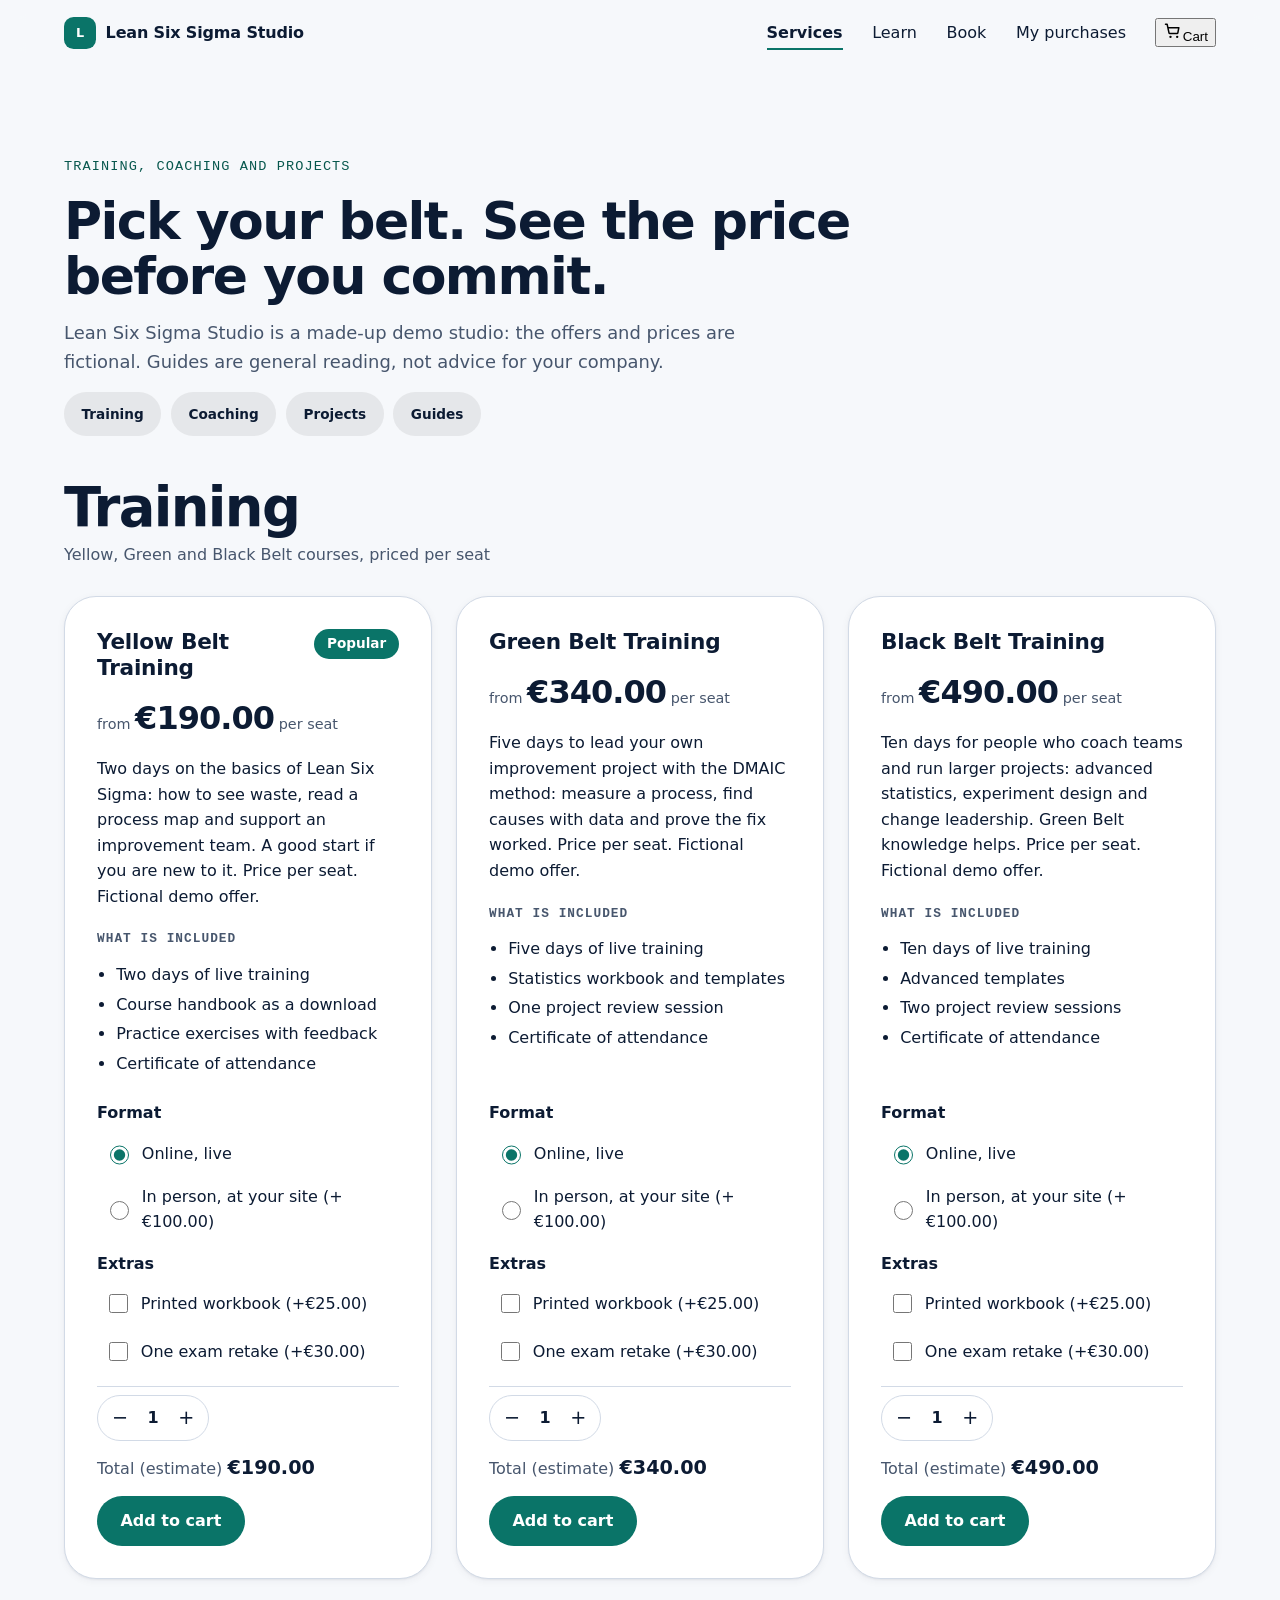
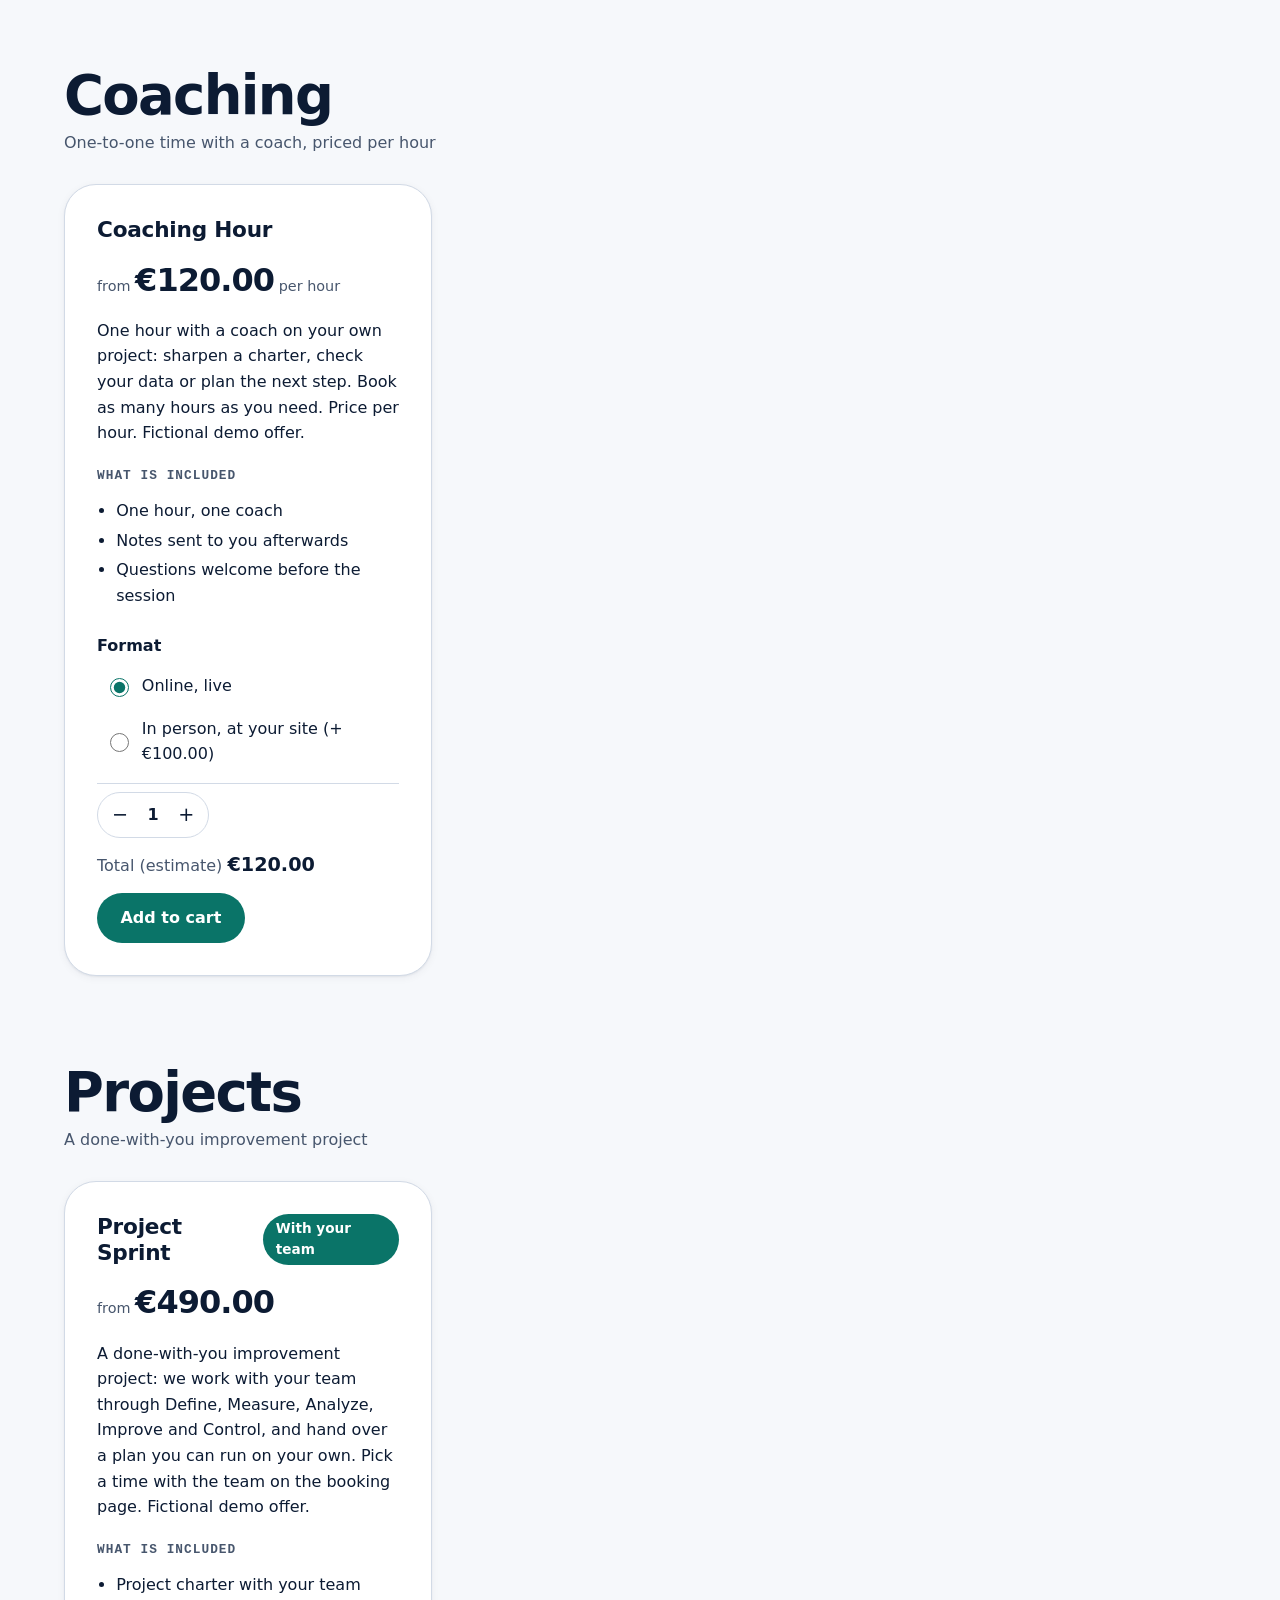
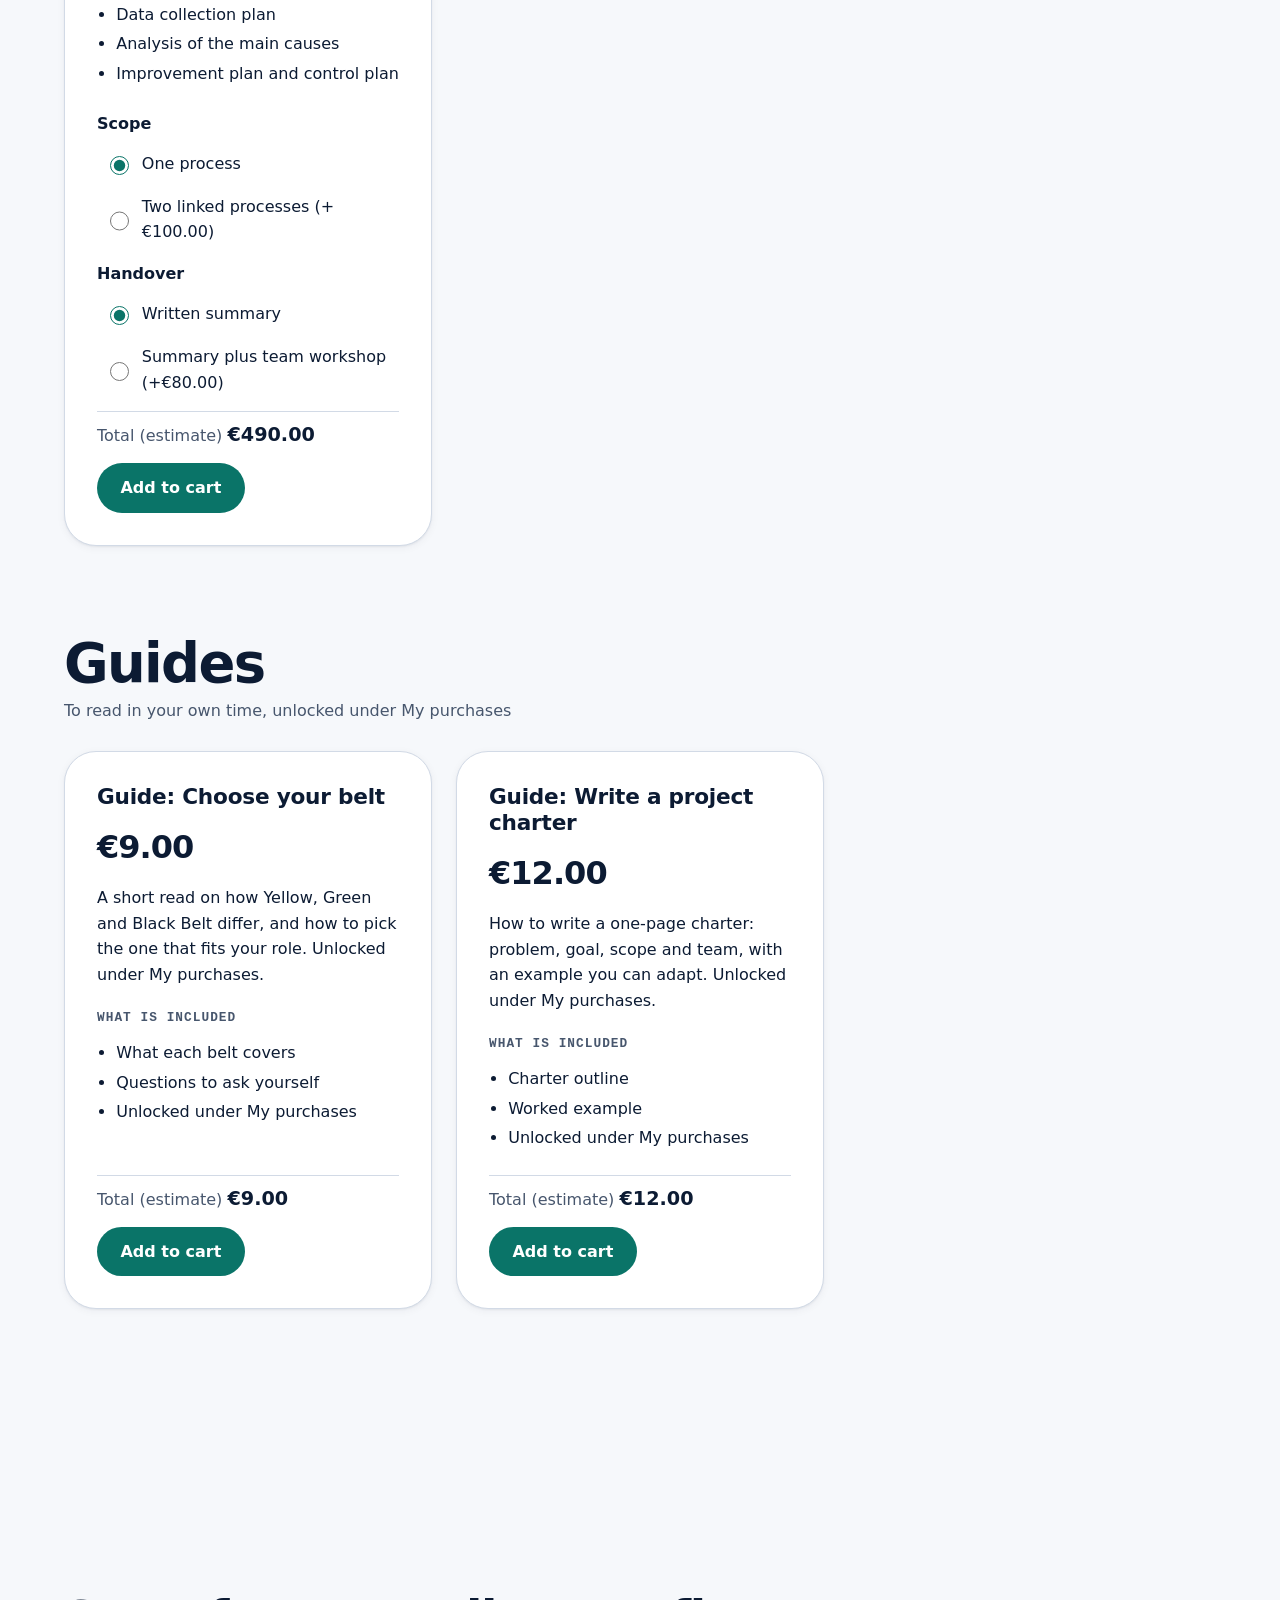
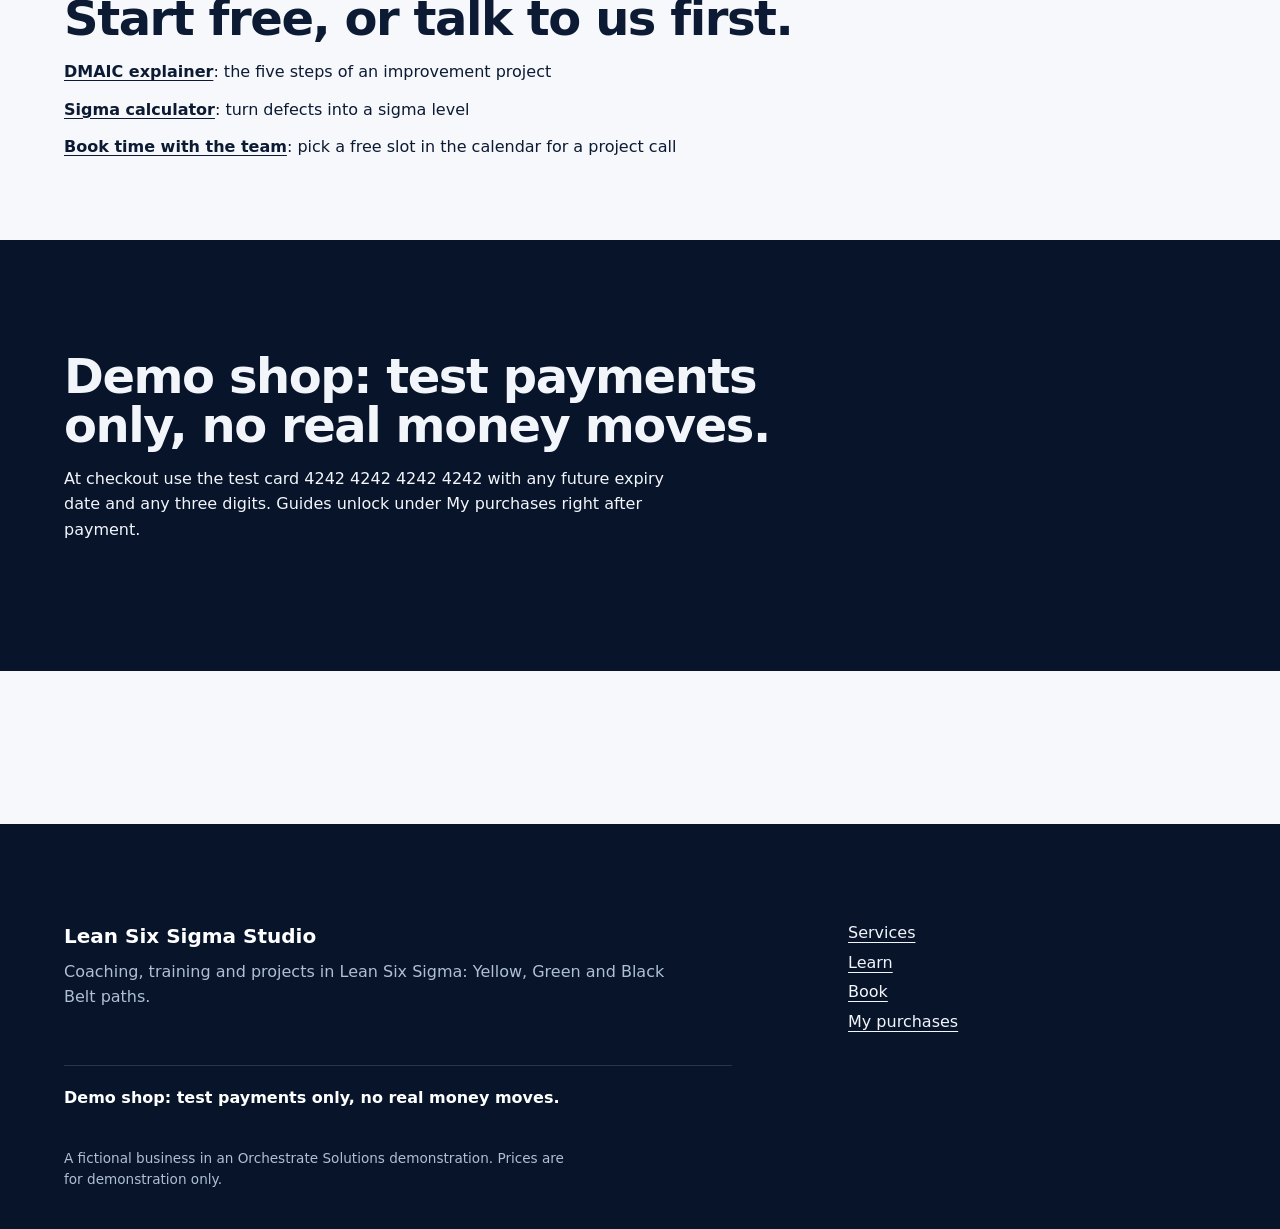
<file: pages/services.html>
<!doctype html>
<html lang="en">
<head>
<meta charset="utf-8">
<meta name="viewport" content="width=device-width, initial-scale=1">
<title>Training, coaching and projects | Lean Six Sigma Studio</title>
<meta name="description" content="Yellow, Green and Black Belt training, coaching and projects with prices, what is included and options. Fictional demo studio, test payments only.">
<style>@view-transition { navigation: auto; }</style>
<link rel="stylesheet" href="../css/tokens.css">
<link rel="stylesheet" href="../css/layout.css">
<link rel="stylesheet" href="../css/site.css">
<link rel="stylesheet" href="../css/shop/core.css">
<link rel="stylesheet" href="../css/shop/services.css">
<script src="../js/nav.js" defer></script>
<script src="../js/motion.js" defer></script>
<script src="../js/app.js" defer></script>
<script src="../js/shop/core.js" defer></script>
<script src="../js/shop/cart.js" defer></script>
<script src="../js/shop/services.js" defer></script>
</head>
<body>
<main id="main">
  <section class="band svc-hero">
    <p class="svc-eyebrow">Training, coaching and projects</p>
    <h1>Pick your belt. See the price before you commit.</h1>
    <p class="svc-lead">Lean Six Sigma Studio is a made-up demo studio: the offers and prices are fictional. Guides are general reading, not advice for your company.</p>
    <nav class="svc-tabs" id="svc-tabs" aria-label="Categories"></nav>
  </section>
  <section class="band svc-list" id="svc-root" aria-live="polite">
    <p class="svc-loading">Loading offers …</p>
    <noscript>
      <p>Prices and the cart need JavaScript. Our offers:</p>
      <h2>Training</h2>
      <ul>
        <li>Yellow Belt Training</li>
        <li>Green Belt Training</li>
        <li>Black Belt Training</li>
      </ul>
      <h2>Coaching</h2>
      <ul>
        <li>Coaching Hour</li>
      </ul>
      <h2>Projects</h2>
      <ul>
        <li>Project Sprint</li>
      </ul>
      <h2>Guides</h2>
      <ul>
        <li>Guide: Choose your belt</li>
        <li>Guide: Write a project charter</li>
      </ul>
    </noscript>
  </section>
  <section class="band svc-free">
    <h2 data-reveal>Start free, or talk to us first.</h2>
    <ul class="svc-freelinks">
      <li><a href="guides/dmaic.html">DMAIC explainer</a>: the five steps of an improvement project</li>
      <li><a href="guides/sigma-calculator.html">Sigma calculator</a>: turn defects into a sigma level</li>
      <li><a href="book.html">Book time with the team</a>: pick a free slot in the calendar for a project call</li>
    </ul>
  </section>
  <section class="band band--dark svc-note">
    <h2 data-reveal>Demo shop: test payments only, no real money moves.</h2>
    <p data-reveal>At checkout use the test card 4242 4242 4242 4242 with any future expiry date and any three digits. Guides unlock under My purchases right after payment.</p>
  </section>
</main>
</body>
</html>
</file>
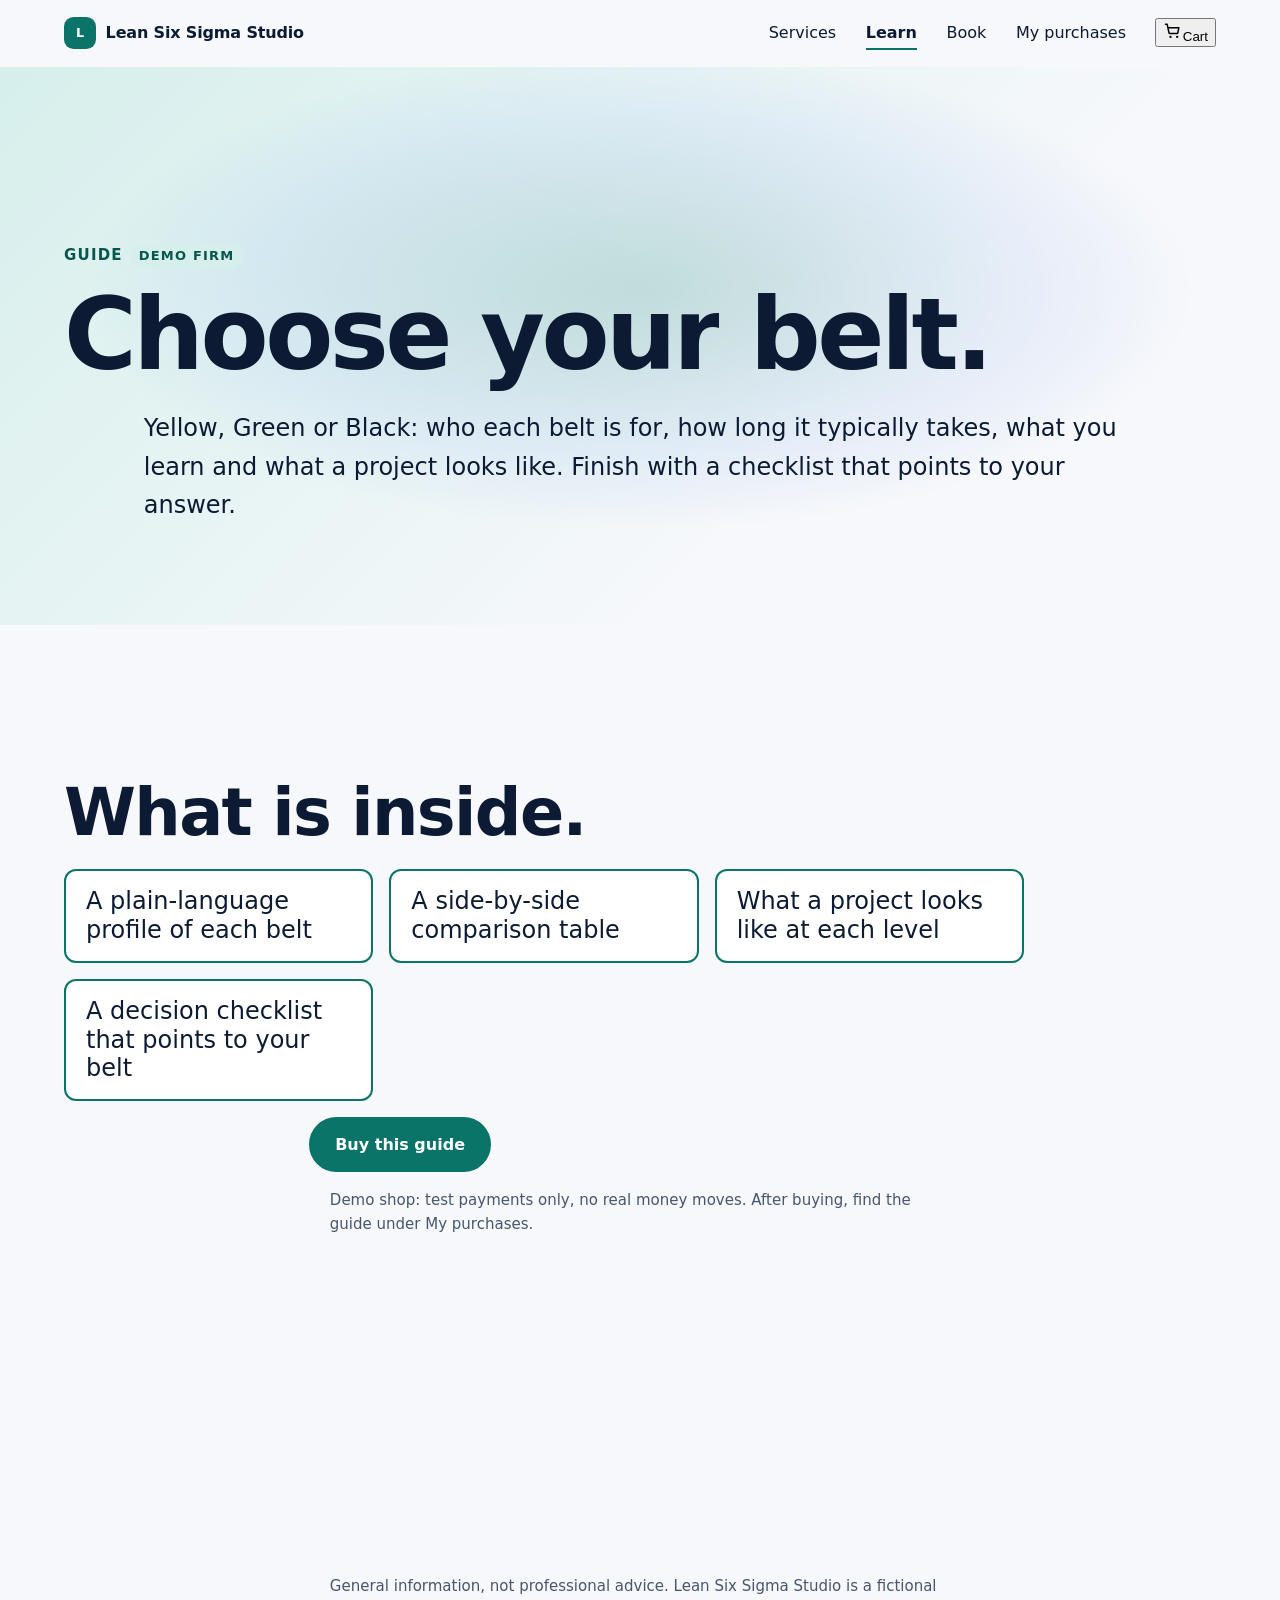
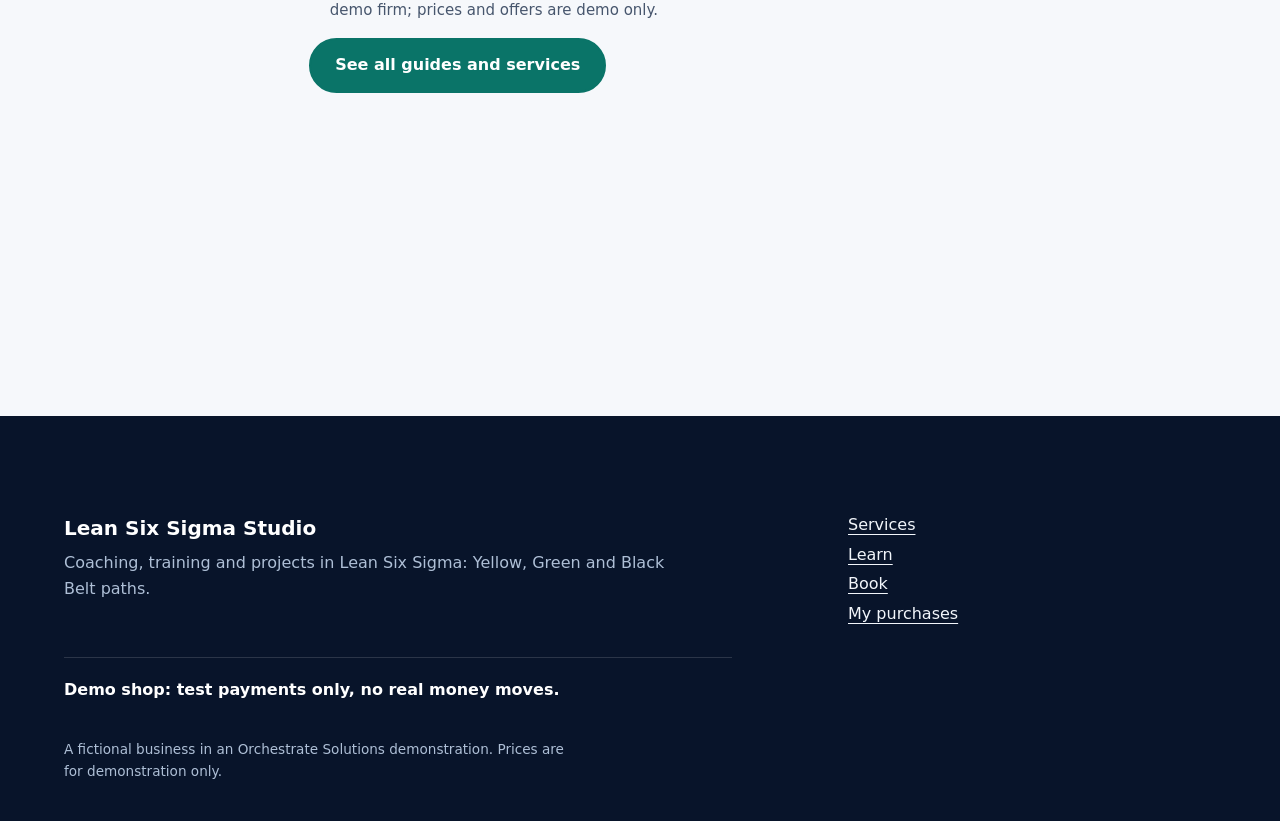
<file: pages/guides/choose-your-belt.html>
<!doctype html>
<html lang="en">
<head>
<meta charset="utf-8">
<meta name="viewport" content="width=device-width, initial-scale=1">
<title>Choose your belt: Yellow, Green or Black</title>
<meta name="description" content="Which Lean Six Sigma belt fits you: who each is for, typical time, what you learn, project expectations and a decision checklist.">
<style>@view-transition { navigation: auto; }</style>
<link rel="stylesheet" href="../../css/tokens.css">
<link rel="stylesheet" href="../../css/layout.css">
<link rel="stylesheet" href="../../css/site.css">
<link rel="stylesheet" href="../../css/shop/core.css">
<link rel="stylesheet" href="../../css/guides.css">
<script src="../../js/nav.js" defer></script>
<script src="../../js/motion.js" defer></script>
<script src="../../js/app.js" defer></script>
<script src="../../js/shop/core.js" defer></script>
<script src="../../js/shop/cart.js" defer></script>
</head>
<body data-guide="choose-your-belt">
<main id="main">
  <section class="band gd-hero">
    <p class="gd-eyebrow" data-reveal>Guide <span class="gd-asof">Demo firm</span></p>
    <h1 data-words>Choose your belt.</h1>
    <p class="gd-lead" data-reveal>Yellow, Green or Black: who each belt is for, how long it typically takes, what you learn and what a project looks like. Finish with a checklist that points to your answer.</p>
    <p class="gd-chips" data-reveal data-locked><a href="#who">Who it is for</a> <a href="#compare">Comparison</a> <a href="#projects">Projects</a> <a href="#decide">Decide</a></p>
  </section>
  <section class="band gd-sec" data-teaser aria-labelledby="h-teaser">
    <h2 id="h-teaser" data-reveal>What is inside.</h2>
    <ul class="gd-prep"><li data-reveal>A plain-language profile of each belt</li><li data-reveal>A side-by-side comparison table</li><li data-reveal>What a project looks like at each level</li><li data-reveal>A decision checklist that points to your belt</li></ul>
    <p class="gd-actions" data-reveal><button type="button" class="gd-btn" data-buy="choose-your-belt">Buy this guide</button></p>
    <p class="gd-test">Demo shop: test payments only, no real money moves. After buying, find the guide under My purchases.</p>
  </section>

  <section class="band gd-sec" id="who" data-locked aria-labelledby="h-who">
    <h2 id="h-who" data-reveal>Who each belt is for.</h2>
    <div class="gd-grid">
      <article class="gd-card" data-reveal>
        <h3>Yellow Belt</h3>
        <p>For team members who support improvement work without leading it: operators, administrators, analysts and anyone who sits close to a process that is being fixed.</p>
        <p>You learn the shared language (waste, variation, DMAIC) and how to contribute data and ideas.</p>
      </article>
      <article class="gd-card" data-reveal>
        <h3>Green Belt</h3>
        <p>For people who lead improvement projects next to their day job: team leads, engineers, quality and operations staff.</p>
        <p>You learn to run a project through DMAIC, collect and read data, find root causes and test a fix.</p>
      </article>
      <article class="gd-card" data-reveal>
        <h3>Black Belt</h3>
        <p>For people who lead larger, cross-functional projects and coach others, often full time on improvement.</p>
        <p>You add deeper statistics, designed experiments, change leadership and the coaching of Green Belts.</p>
      </article>
    </div>
  </section>

  <section class="band band--dark gd-sec" id="compare" data-locked aria-labelledby="h-compare">
    <h2 id="h-compare" data-reveal>Side by side.</h2>
    <div class="gd-tablewrap" data-reveal tabindex="0" role="region" aria-labelledby="h-compare">
      <table class="gd-table">
        <caption>Typical figures vary by provider. Treat them as a rough guide, not a rule.</caption>
        <thead><tr><th scope="col">&nbsp;</th><th scope="col">Yellow</th><th scope="col">Green</th><th scope="col">Black</th></tr></thead>
        <tbody>
          <tr><th scope="row">Role in a project</th><td>Team member</td><td>Project leader</td><td>Leader of complex projects and coach</td></tr>
          <tr><th scope="row">Typical training</th><td>A day or two</td><td>Roughly one to two weeks, often spread out</td><td>Roughly three to four weeks, often spread out</td></tr>
          <tr><th scope="row">What you learn</th><td>Basics, waste, DMAIC, simple tools</td><td>DMAIC end to end, process maps, data collection, root-cause analysis, control charts</td><td>Advanced statistics, experiments, change leadership, coaching</td></tr>
          <tr><th scope="row">Project expectation</th><td>Support a project</td><td>Lead one real project</td><td>Lead one or more larger projects</td></tr>
          <tr><th scope="row">Statistics needed</th><td>Little</td><td>Comfortable with basics</td><td>Comfortable with more advanced methods</td></tr>
        </tbody>
      </table>
    </div>
    <p class="gd-note" data-reveal>Durations and content differ between training providers. Ask any provider for its syllabus before you commit.</p>
  </section>

  <section class="band gd-sec" id="projects" data-locked aria-labelledby="h-proj">
    <h2 id="h-proj" data-reveal>What a project looks like.</h2>
    <ol class="gd-steps">
      <li data-reveal><h3>Yellow: a contribution</h3><p>You help a team with a defined task: mapping a step, timing a process, gathering a week of data or testing an idea. You are not expected to own the project.</p></li>
      <li data-reveal><h3>Green: one real problem, start to finish</h3><p>You pick a problem in your own area, write a charter, measure the current state, find root causes, test an improvement and hand over a control plan. Many programmes ask for one completed project.</p></li>
      <li data-reveal><h3>Black: bigger and across teams</h3><p>The problem spans departments and has real money or customers attached. You lead people who do not report to you, and you coach the Green Belts working alongside.</p></li>
    </ol>
  </section>

  <section class="band gd-sec" id="decide" data-locked aria-labelledby="h-decide">
    <h2 id="h-decide" data-reveal>Your decision checklist.</h2>
    <p data-reveal>Tick what is true for you. The ticks stay in this browser; nothing is sent.</p>
    <p class="gd-progress" id="progress" role="status" aria-live="polite"></p>
    <ul class="gd-checks" data-progress="progress">
      <li><label><input type="checkbox" id="k1"><span>I want to understand improvement work, not lead it yet</span></label></li>
      <li><label><input type="checkbox" id="k2"><span>I have a real problem at work I could work on for a few months</span></label></li>
      <li><label><input type="checkbox" id="k3"><span>I can set aside regular time each week for a project</span></label></li>
      <li><label><input type="checkbox" id="k4"><span>I am comfortable reading charts and basic statistics</span></label></li>
      <li><label><input type="checkbox" id="k5"><span>I will lead people who do not report to me</span></label></li>
      <li><label><input type="checkbox" id="k6"><span>I want to coach other people through their projects</span></label></li>
    </ul>
    <h3 data-reveal>How to read it</h3>
    <ul class="gd-steps">
      <li data-reveal><p><strong>Only the first one:</strong> start with Yellow.</p></li>
      <li data-reveal><p><strong>Boxes two to four:</strong> Green is the usual fit.</p></li>
      <li data-reveal><p><strong>Boxes five and six as well:</strong> look at Black, ideally after a Green project.</p></li>
    </ul>
    <p class="gd-note">A rule of thumb, not advice for your situation. Many people start with Green and move up later.</p>
  </section>
  <section class="band gd-end">
    <p class="gd-note">General information, not professional advice. Lean Six Sigma Studio is a fictional demo firm; prices and offers are demo only.</p>
    <p class="gd-actions"><a class="gd-btn" href="../services.html#guides">See all guides and services</a></p>
  </section>
</main>
<script>
(function () {
  function bind() {
    [].forEach.call(document.querySelectorAll('[data-buy]'), function (b) {
      b.addEventListener('click', function () {
        if (!window.Shop) { location.href = '../services.html#guides'; return; }
        Shop.addToCart({ item: b.getAttribute('data-buy') });
        Shop.toast('Added to your cart. Demo shop: test payments only.');
      });
    });
    [].forEach.call(document.querySelectorAll('.gd-checks'), function (ul) {
      var boxes = [].slice.call(ul.querySelectorAll('input')), key = 'check:' + document.body.getAttribute('data-guide');
      var out = document.getElementById(ul.getAttribute('data-progress')), saved = {};
      try { saved = Shop.get(key, {}) || {}; } catch (e) {}
      function upd() { if (out) out.textContent = boxes.filter(function (x) { return x.checked; }).length + ' of ' + boxes.length + ' done'; }
      boxes.forEach(function (x) { x.checked = !!saved[x.id]; x.addEventListener('change', function () { var o = {}; boxes.forEach(function (y) { if (y.checked) o[y.id] = 1; }); try { Shop.set(key, o); } catch (e) {} upd(); }); });
      upd();
    });
    var dl = document.getElementById('tpl-download');
    if (dl) dl.addEventListener('click', function () {
      var f = document.getElementById('tpl'), t = 'PROJECT CHARTER\n\n';
      [].forEach.call(f.querySelectorAll('label'), function (l) { var c = document.getElementById(l.getAttribute('for')); t += l.firstChild.textContent.trim().toUpperCase() + '\n' + (c.value || '(to fill in)') + '\n\n'; });
      t += 'Sample template from a fictional demo firm. General information, not professional advice.\n';
      if (window.Shop && Shop.download) Shop.download('project-charter.txt', t, 'text/plain');
    });
  }
  if (document.readyState === 'loading') document.addEventListener('DOMContentLoaded', bind); else bind();
})();
</script>
</body>
</html>
</file>
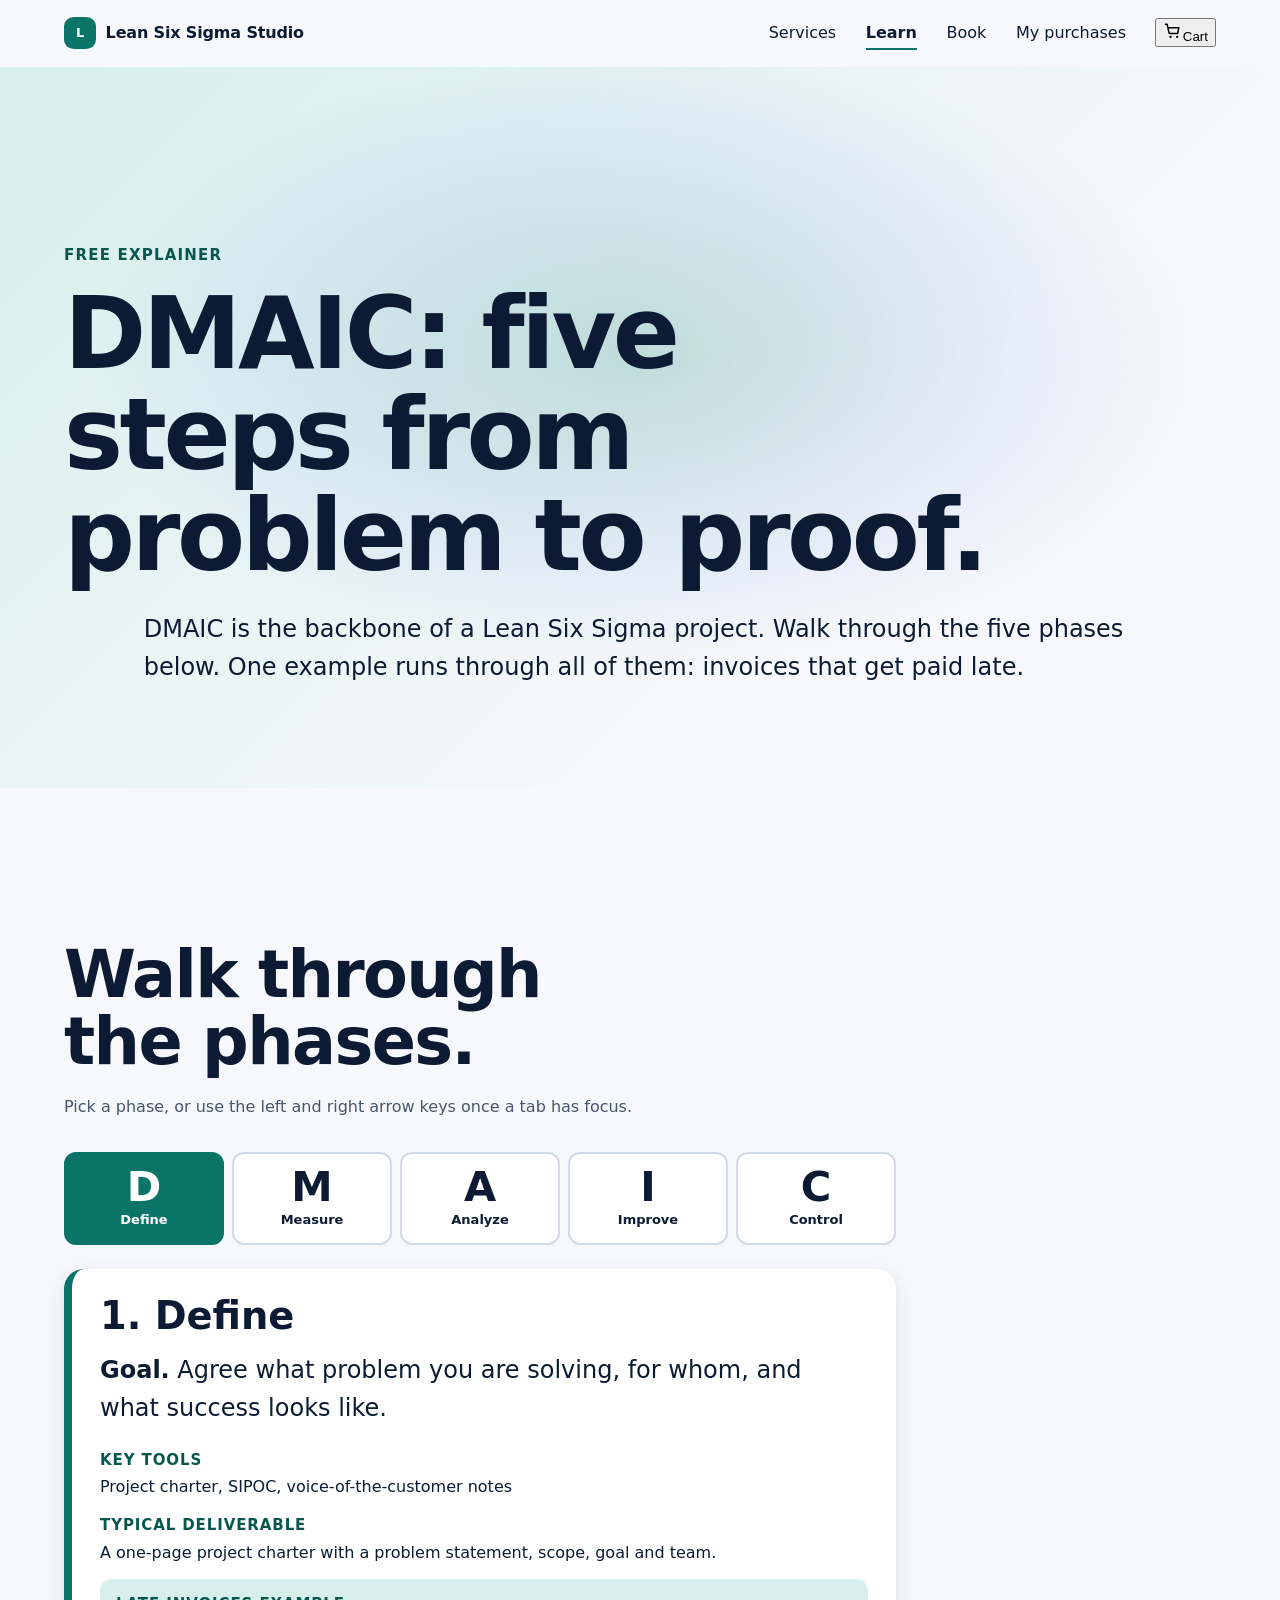
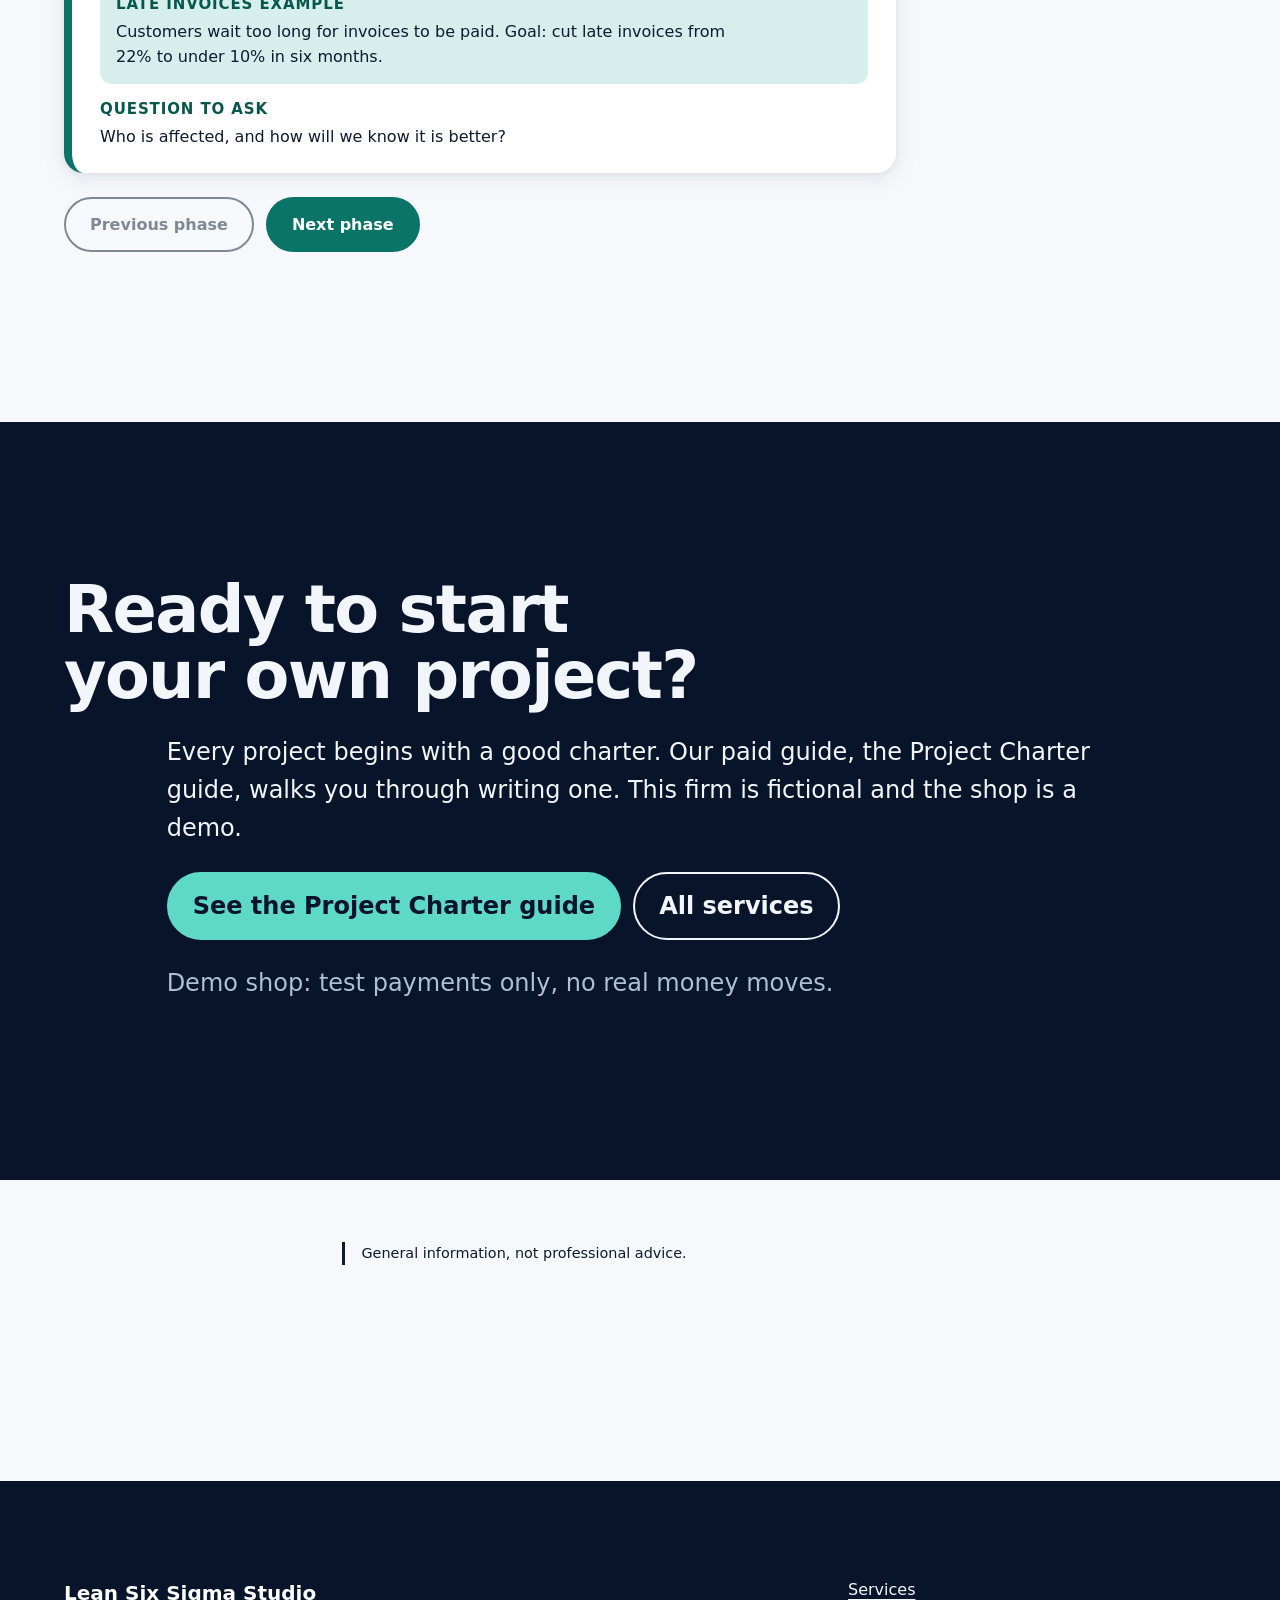
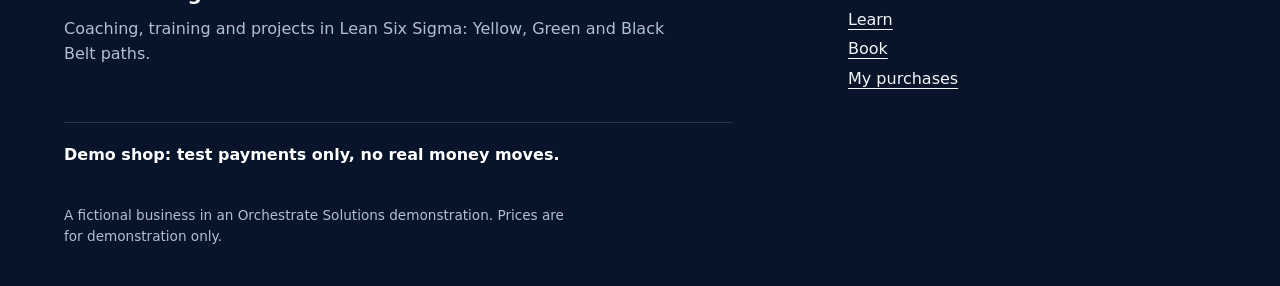
<file: pages/guides/dmaic.html>
<!doctype html>
<html lang="en">
<head>
<meta charset="utf-8">
<meta name="viewport" content="width=device-width, initial-scale=1">
<title>DMAIC explained: the five phases</title>
<meta name="description" content="DMAIC in plain words: Define, Measure, Analyze, Improve, Control. Goal, tools, deliverable, example and a question for each phase, using one running example.">
<style>@view-transition { navigation: auto; }</style>
<link rel="stylesheet" href="../../css/tokens.css">
<link rel="stylesheet" href="../../css/layout.css">
<link rel="stylesheet" href="../../css/site.css">
<link rel="stylesheet" href="../../css/shop/core.css">
<link rel="stylesheet" href="../../css/dmaic.css">
<script src="../../js/nav.js" defer></script>
<script src="../../js/motion.js" defer></script>
<script src="../../js/app.js" defer></script>
<script src="../../js/shop/core.js" defer></script>
<script src="../../js/shop/cart.js" defer></script>
<script src="../../js/dmaic.js" defer></script>
</head>
<body>
<main id="main">
  <section class="band dm-hero">
    <p class="dm-eyebrow" data-reveal>Free explainer</p>
    <h1 data-words>DMAIC: five steps from problem to proof.</h1>
    <p class="dm-lead" data-reveal>DMAIC is the backbone of a Lean Six Sigma project. Walk through the five phases below. One example runs through all of them: invoices that get paid late.</p>
  </section>

  <section class="band dm-sec" aria-labelledby="h-stepper">
    <h2 id="h-stepper" data-reveal>Walk through the phases.</h2>
    <p class="dm-hint" data-reveal>Pick a phase, or use the left and right arrow keys once a tab has focus.</p>
    <div class="dm-stepper" id="dm-stepper">
      <div class="dm-tabs" role="tablist" aria-label="DMAIC phases"><button type="button" role="tab" class="dm-tab" id="tab-0" aria-controls="panel-0" aria-selected="true" tabindex="0"><span class="dm-letter">D</span><span class="dm-name">Define</span></button><button type="button" role="tab" class="dm-tab" id="tab-1" aria-controls="panel-1" aria-selected="false" tabindex="-1"><span class="dm-letter">M</span><span class="dm-name">Measure</span></button><button type="button" role="tab" class="dm-tab" id="tab-2" aria-controls="panel-2" aria-selected="false" tabindex="-1"><span class="dm-letter">A</span><span class="dm-name">Analyze</span></button><button type="button" role="tab" class="dm-tab" id="tab-3" aria-controls="panel-3" aria-selected="false" tabindex="-1"><span class="dm-letter">I</span><span class="dm-name">Improve</span></button><button type="button" role="tab" class="dm-tab" id="tab-4" aria-controls="panel-4" aria-selected="false" tabindex="-1"><span class="dm-letter">C</span><span class="dm-name">Control</span></button></div>
      <div class="dm-panels">
      <section class="dm-panel" role="tabpanel" id="panel-0" aria-labelledby="tab-0">
        <h3>1. Define</h3>
        <p class="dm-goal"><strong>Goal.</strong> Agree what problem you are solving, for whom, and what success looks like.</p>
        <dl class="dm-facts">
          <div><dt>Key tools</dt><dd>Project charter, SIPOC, voice-of-the-customer notes</dd></div>
          <div><dt>Typical deliverable</dt><dd>A one-page project charter with a problem statement, scope, goal and team.</dd></div>
          <div class="dm-example"><dt>Late invoices example</dt><dd>Customers wait too long for invoices to be paid. Goal: cut late invoices from 22% to under 10% in six months.</dd></div>
          <div><dt>Question to ask</dt><dd>Who is affected, and how will we know it is better?</dd></div>
        </dl>
      </section>
      <section class="dm-panel" role="tabpanel" id="panel-1" aria-labelledby="tab-1">
        <h3>2. Measure</h3>
        <p class="dm-goal"><strong>Goal.</strong> Describe the current process with data, so everyone starts from facts, not feelings.</p>
        <dl class="dm-facts">
          <div><dt>Key tools</dt><dd>Process map, data collection plan, baseline measures, measurement checks</dd></div>
          <div><dt>Typical deliverable</dt><dd>A baseline: how the process performs today, and confidence that the data can be trusted.</dd></div>
          <div class="dm-example"><dt>Late invoices example</dt><dd>Count invoices sent and paid over the last 12 weeks. Result: 22% paid late, on average 9 days after the due date.</dd></div>
          <div><dt>Question to ask</dt><dd>How do we know the numbers are right?</dd></div>
        </dl>
      </section>
      <section class="dm-panel" role="tabpanel" id="panel-2" aria-labelledby="tab-2">
        <h3>3. Analyze</h3>
        <p class="dm-goal"><strong>Goal.</strong> Find the real causes of the problem and test them against the data.</p>
        <dl class="dm-facts">
          <div><dt>Key tools</dt><dd>Cause-and-effect diagram, 5 Whys, Pareto chart, simple statistical tests</dd></div>
          <div><dt>Typical deliverable</dt><dd>A short list of verified root causes, ranked by impact.</dd></div>
          <div class="dm-example"><dt>Late invoices example</dt><dd>A Pareto chart shows that two causes explain most late payments: wrong purchase-order numbers and invoices sent to the wrong contact.</dd></div>
          <div><dt>Question to ask</dt><dd>Is this a cause we can prove, or just an opinion?</dd></div>
        </dl>
      </section>
      <section class="dm-panel" role="tabpanel" id="panel-3" aria-labelledby="tab-3">
        <h3>4. Improve</h3>
        <p class="dm-goal"><strong>Goal.</strong> Try solutions aimed at the verified causes, and check that they work before rolling out.</p>
        <dl class="dm-facts">
          <div><dt>Key tools</dt><dd>Brainstorming, solution selection matrix, pilot, error-proofing</dd></div>
          <div><dt>Typical deliverable</dt><dd>A tested solution with pilot results and a rollout plan.</dd></div>
          <div class="dm-example"><dt>Late invoices example</dt><dd>A pilot adds a required purchase-order field and a check of the contact before sending. Late invoices in the pilot team drop to 8%.</dd></div>
          <div><dt>Question to ask</dt><dd>What is the smallest test that would show this works?</dd></div>
        </dl>
      </section>
      <section class="dm-panel" role="tabpanel" id="panel-4" aria-labelledby="tab-4">
        <h3>5. Control</h3>
        <p class="dm-goal"><strong>Goal.</strong> Make the gain last: standard work, simple monitoring and a clear owner.</p>
        <dl class="dm-facts">
          <div><dt>Key tools</dt><dd>Control chart, standard operating procedure, response plan, handover</dd></div>
          <div><dt>Typical deliverable</dt><dd>A control plan and an owner who keeps watching the measure after the project closes.</dd></div>
          <div class="dm-example"><dt>Late invoices example</dt><dd>A weekly chart of late invoices goes on the team board. If it passes 10%, the owner follows the response plan.</dd></div>
          <div><dt>Question to ask</dt><dd>Who will notice if it starts slipping, and what will they do?</dd></div>
        </dl>
      </section>
      </div>
      <p class="dm-pager"><button type="button" class="dm-btn dm-btn--ghost" id="dm-prev">Previous phase</button> <button type="button" class="dm-btn" id="dm-next">Next phase</button></p>
    </div>
  </section>

  <section class="band band--dark dm-sec dm-next-sec" aria-labelledby="h-next">
    <h2 id="h-next" data-reveal>Ready to start your own project?</h2>
    <p data-reveal>Every project begins with a good charter. Our paid guide, the Project Charter guide, walks you through writing one. This firm is fictional and the shop is a demo.</p>
    <p class="dm-actions" data-reveal><a class="dm-btn" href="../services.html#project-charter">See the Project Charter guide</a> <a class="dm-btn dm-btn--ghost" href="../services.html">All services</a></p>
    <p class="dm-test">Demo shop: test payments only, no real money moves.</p>
  </section>

  <section class="band dm-end">
    <p class="guide-note" data-reveal>General information, not professional advice.</p>
  </section>
</main>
</body>
</html>
</file>
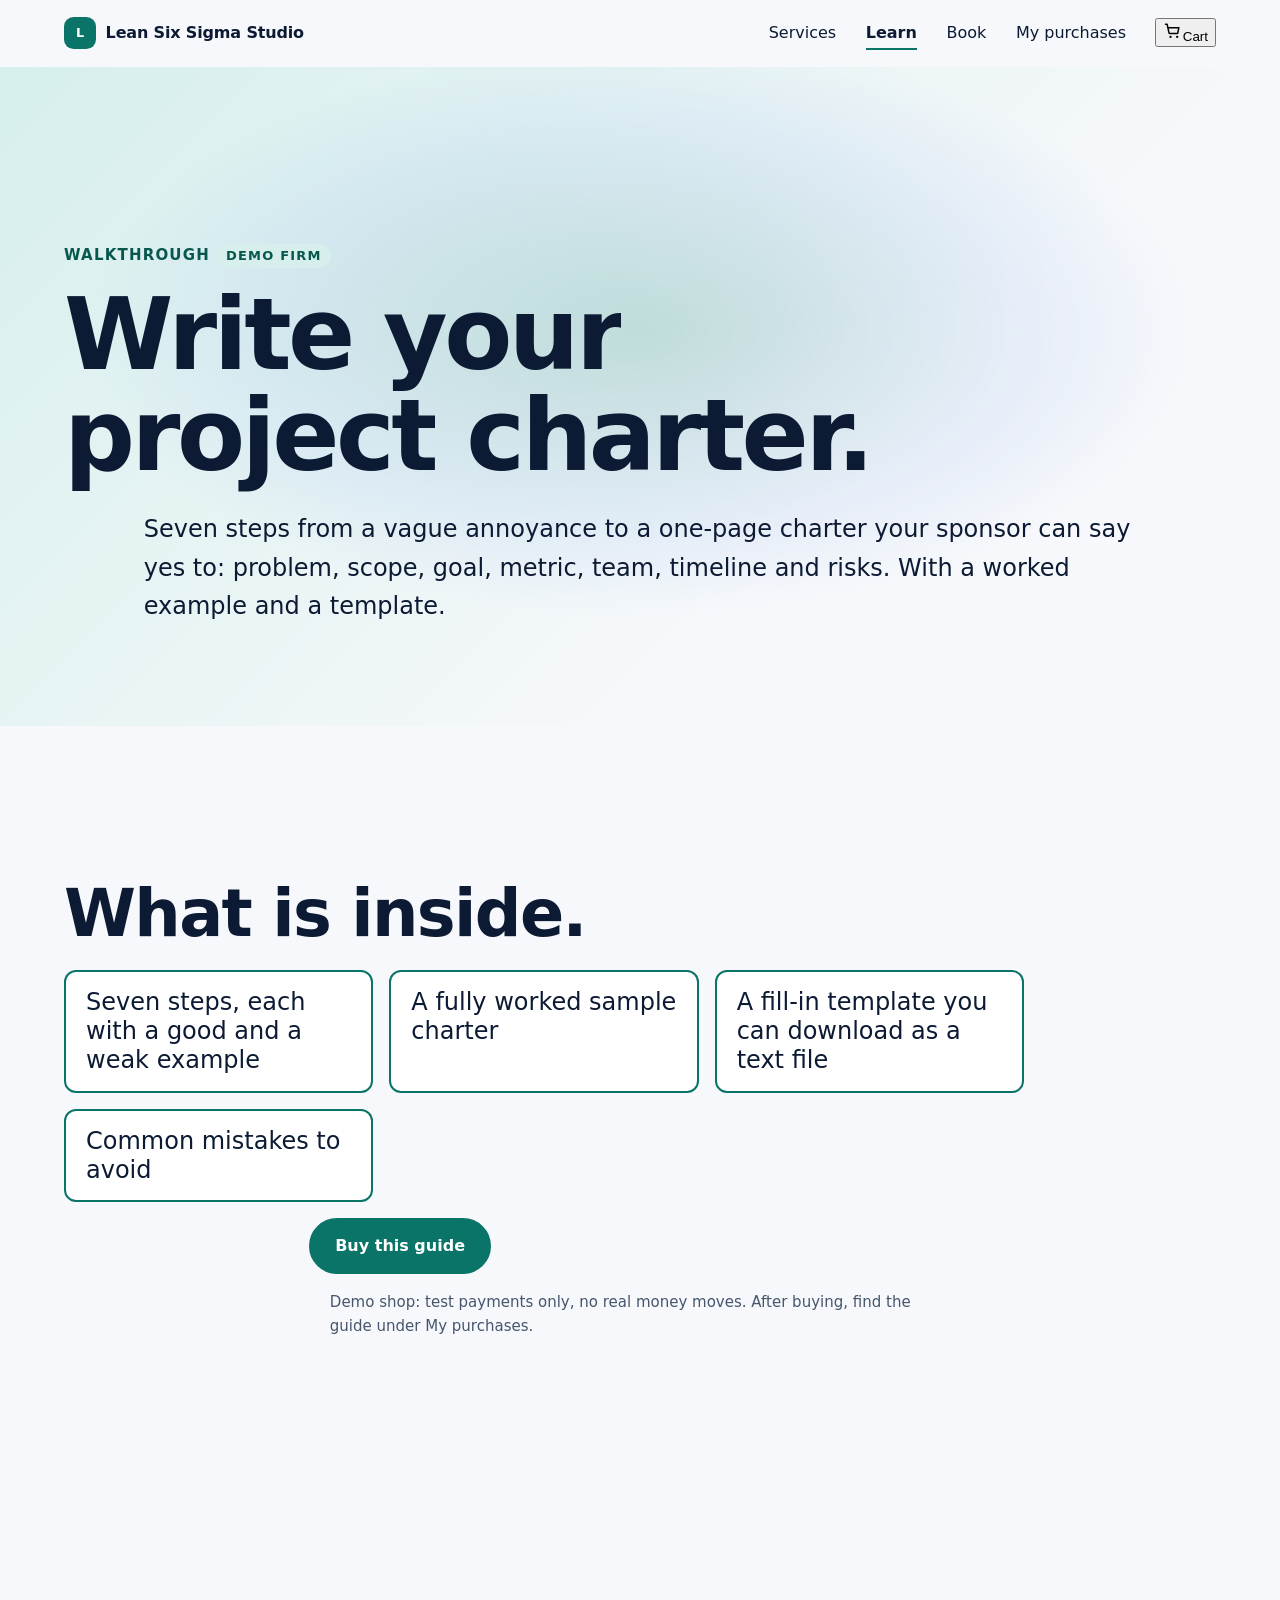
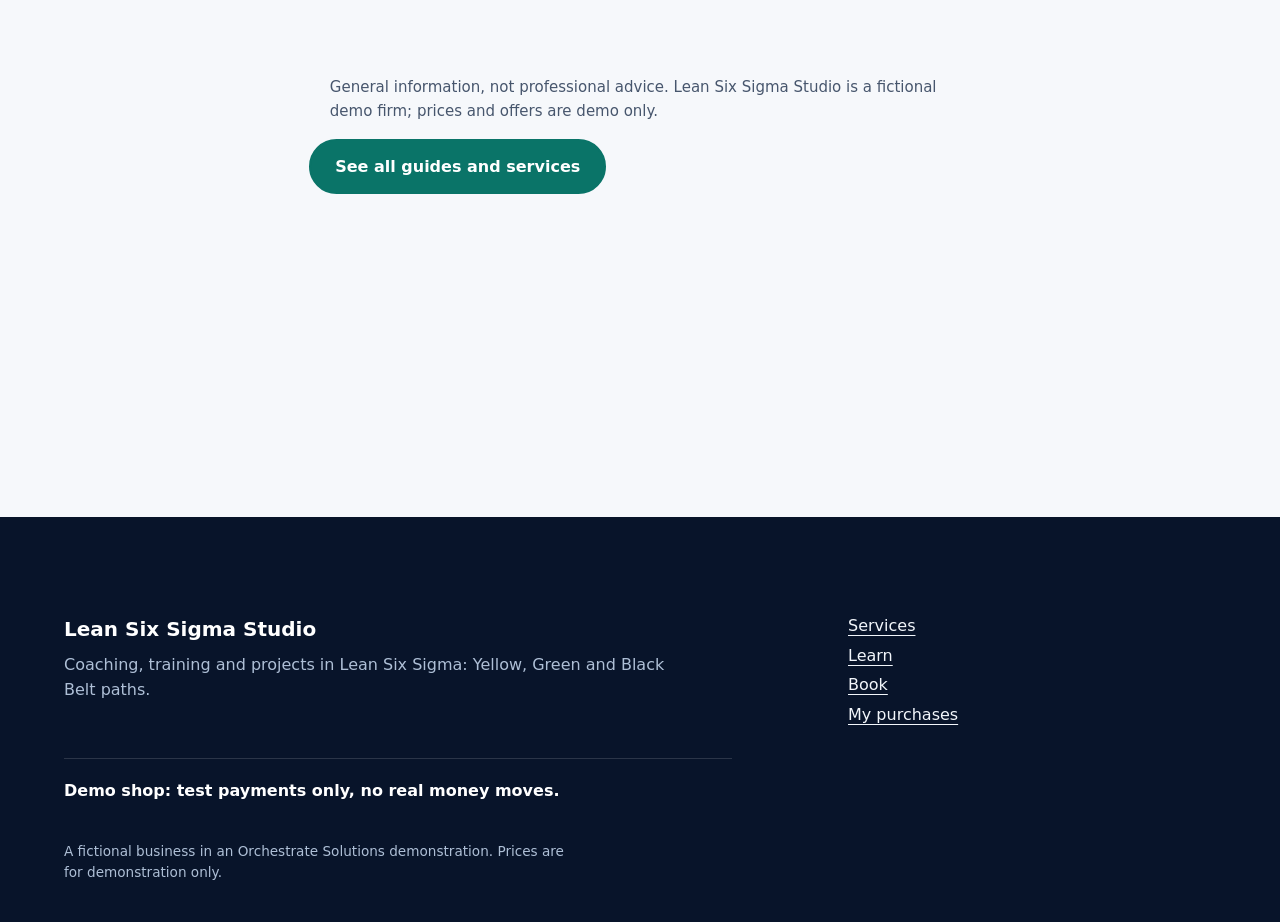
<file: pages/guides/project-charter.html>
<!doctype html>
<html lang="en">
<head>
<meta charset="utf-8">
<meta name="viewport" content="width=device-width, initial-scale=1">
<title>Write your project charter: a step-by-step guide</title>
<meta name="description" content="A step-by-step walkthrough of a Six Sigma project charter with a worked example and a fill-in template you can download.">
<style>@view-transition { navigation: auto; }</style>
<link rel="stylesheet" href="../../css/tokens.css">
<link rel="stylesheet" href="../../css/layout.css">
<link rel="stylesheet" href="../../css/site.css">
<link rel="stylesheet" href="../../css/shop/core.css">
<link rel="stylesheet" href="../../css/guides.css">
<script src="../../js/nav.js" defer></script>
<script src="../../js/motion.js" defer></script>
<script src="../../js/app.js" defer></script>
<script src="../../js/shop/core.js" defer></script>
<script src="../../js/shop/cart.js" defer></script>
</head>
<body data-guide="project-charter">
<main id="main">
  <section class="band gd-hero">
    <p class="gd-eyebrow" data-reveal>Walkthrough <span class="gd-asof">Demo firm</span></p>
    <h1 data-words>Write your project charter.</h1>
    <p class="gd-lead" data-reveal>Seven steps from a vague annoyance to a one-page charter your sponsor can say yes to: problem, scope, goal, metric, team, timeline and risks. With a worked example and a template.</p>
    <p class="gd-chips" data-reveal data-locked><a href="#steps">Steps</a> <a href="#example">Worked example</a> <a href="#template">Template</a></p>
  </section>
  <section class="band gd-sec" data-teaser aria-labelledby="h-teaser">
    <h2 id="h-teaser" data-reveal>What is inside.</h2>
    <ul class="gd-prep"><li data-reveal>Seven steps, each with a good and a weak example</li><li data-reveal>A fully worked sample charter</li><li data-reveal>A fill-in template you can download as a text file</li><li data-reveal>Common mistakes to avoid</li></ul>
    <p class="gd-actions" data-reveal><button type="button" class="gd-btn" data-buy="project-charter">Buy this guide</button></p>
    <p class="gd-test">Demo shop: test payments only, no real money moves. After buying, find the guide under My purchases.</p>
  </section>

  <section class="band gd-sec" id="steps" data-locked aria-labelledby="h-steps">
    <h2 id="h-steps" data-reveal>The seven steps.</h2>
    <ol class="gd-steps">
      <li data-reveal><h3>1. Problem statement</h3><p>Say what is wrong, where, how big and since when, with a number. No cause and no solution in it.</p><p><strong>Weak:</strong> “Our invoicing is slow.” <strong>Better:</strong> “In the last three months, 22% of invoices were sent more than five days after delivery.”</p></li>
      <li data-reveal><h3>2. Scope</h3><p>Name where the project starts and ends in the process, and list what is out. A tight scope finishes; a loose one drifts.</p><p><strong>Example:</strong> in scope, from delivery confirmation to invoice sent; out of scope, payment collection.</p></li>
      <li data-reveal><h3>3. Goal</h3><p>One measurable target with a date. Use the same measure as the problem statement.</p><p><strong>Example:</strong> reduce late invoices from 22% to under 5% by the end of the sixth month.</p></li>
      <li data-reveal><h3>4. Metric</h3><p>Define exactly how you count: the unit, the formula, the data source and who measures. Agree on this before you start measuring.</p><p><strong>Example:</strong> late invoice = sent more than five working days after delivery confirmation, counted weekly from the billing system.</p></li>
      <li data-reveal><h3>5. Team and roles</h3><p>Name the sponsor, the project leader and two to five members who know the process. Say how much time each gives.</p></li>
      <li data-reveal><h3>6. Timeline</h3><p>Give a date for each DMAIC phase: Define, Measure, Analyse, Improve, Control. Leave room for the control phase; it is the one that gets squeezed.</p></li>
      <li data-reveal><h3>7. Risks and assumptions</h3><p>List what could stop the project (people on leave, data you cannot get, a system change) and what you are assuming. Add who handles each.</p></li>
    </ol>
    <h3 data-reveal>Mistakes to avoid</h3>
    <ul class="gd-steps">
      <li data-reveal><p>Hiding a solution inside the problem statement (“we need a new system”).</p></li>
      <li data-reveal><p>A goal with no number or no date.</p></li>
      <li data-reveal><p>A scope that covers the whole company.</p></li>
    </ul>
  </section>

  <section class="band band--dark gd-sec" id="example" data-locked aria-labelledby="h-example">
    <h2 id="h-example" data-reveal>A worked example.</h2>
    <p class="gd-note" data-reveal>Sample only: a made-up company and made-up numbers.</p>
    <div class="gd-example" data-reveal style="color:var(--text)">
      <dl>
        <div><dt>Project</dt><dd>Faster invoicing at Northfield Supplies (sample)</dd></div>
        <div><dt>Problem statement</dt><dd>In the last three months, 22% of invoices were sent more than five working days after delivery confirmation, which delays payment.</dd></div>
        <div><dt>Scope</dt><dd>In: delivery confirmation to invoice sent, all standard orders. Out: payment collection, special contracts.</dd></div>
        <div><dt>Goal</dt><dd>Reduce late invoices from 22% to under 5% within six months.</dd></div>
        <div><dt>Metric</dt><dd>Share of invoices sent more than five working days after delivery confirmation, counted weekly from the billing system.</dd></div>
        <div><dt>Team</dt><dd>Sponsor: finance manager. Leader: billing team lead. Members: two billing clerks, one warehouse coordinator, one analyst (about four hours a week each).</dd></div>
        <div><dt>Timeline</dt><dd>Define: weeks 1 to 2. Measure: weeks 3 to 6. Analyse: weeks 7 to 10. Improve: weeks 11 to 18. Control: weeks 19 to 26.</dd></div>
        <div><dt>Risks and assumptions</dt><dd>Quarter-end peak may hide the improvement (compare like with like). Billing data needs a weekly export from IT. Assumes the warehouse confirms deliveries the same day.</dd></div>
      </dl>
    </div>
  </section>

  <section class="band gd-sec" id="template" data-locked aria-labelledby="h-tpl">
    <h2 id="h-tpl" data-reveal>Your template.</h2>
    <p data-reveal>Fill it in here and download it as a text file. Nothing is sent; the text stays in this browser tab.</p>
    <form class="gd-template" id="tpl" onsubmit="return false">
      <label for="t1">Problem statement <span class="hint">(what, where, how big, since when)</span></label><textarea id="t1"></textarea>
      <label for="t2">Scope <span class="hint">(starts at, ends at, out of scope)</span></label><textarea id="t2"></textarea>
      <label for="t3">Goal <span class="hint">(measure, from, to, by when)</span></label><textarea id="t3"></textarea>
      <label for="t4">Metric <span class="hint">(unit, formula, data source, who measures)</span></label><textarea id="t4"></textarea>
      <label for="t5">Team and roles <span class="hint">(sponsor, leader, members, time)</span></label><textarea id="t5"></textarea>
      <label for="t6">Timeline <span class="hint">(a date for each DMAIC phase)</span></label><textarea id="t6"></textarea>
      <label for="t7">Risks and assumptions <span class="hint">(and who handles each)</span></label><textarea id="t7"></textarea>
      <p class="gd-actions"><button type="button" class="gd-btn" id="tpl-download">Download as .txt</button></p>
    </form>
  </section>
  <section class="band gd-end">
    <p class="gd-note">General information, not professional advice. Lean Six Sigma Studio is a fictional demo firm; prices and offers are demo only.</p>
    <p class="gd-actions"><a class="gd-btn" href="../services.html#guides">See all guides and services</a></p>
  </section>
</main>
<script>
(function () {
  function bind() {
    [].forEach.call(document.querySelectorAll('[data-buy]'), function (b) {
      b.addEventListener('click', function () {
        if (!window.Shop) { location.href = '../services.html#guides'; return; }
        Shop.addToCart({ item: b.getAttribute('data-buy') });
        Shop.toast('Added to your cart. Demo shop: test payments only.');
      });
    });
    [].forEach.call(document.querySelectorAll('.gd-checks'), function (ul) {
      var boxes = [].slice.call(ul.querySelectorAll('input')), key = 'check:' + document.body.getAttribute('data-guide');
      var out = document.getElementById(ul.getAttribute('data-progress')), saved = {};
      try { saved = Shop.get(key, {}) || {}; } catch (e) {}
      function upd() { if (out) out.textContent = boxes.filter(function (x) { return x.checked; }).length + ' of ' + boxes.length + ' done'; }
      boxes.forEach(function (x) { x.checked = !!saved[x.id]; x.addEventListener('change', function () { var o = {}; boxes.forEach(function (y) { if (y.checked) o[y.id] = 1; }); try { Shop.set(key, o); } catch (e) {} upd(); }); });
      upd();
    });
    var dl = document.getElementById('tpl-download');
    if (dl) dl.addEventListener('click', function () {
      var f = document.getElementById('tpl'), t = 'PROJECT CHARTER\n\n';
      [].forEach.call(f.querySelectorAll('label'), function (l) { var c = document.getElementById(l.getAttribute('for')); t += l.firstChild.textContent.trim().toUpperCase() + '\n' + (c.value || '(to fill in)') + '\n\n'; });
      t += 'Sample template from a fictional demo firm. General information, not professional advice.\n';
      if (window.Shop && Shop.download) Shop.download('project-charter.txt', t, 'text/plain');
    });
  }
  if (document.readyState === 'loading') document.addEventListener('DOMContentLoaded', bind); else bind();
})();
</script>
</body>
</html>
</file>
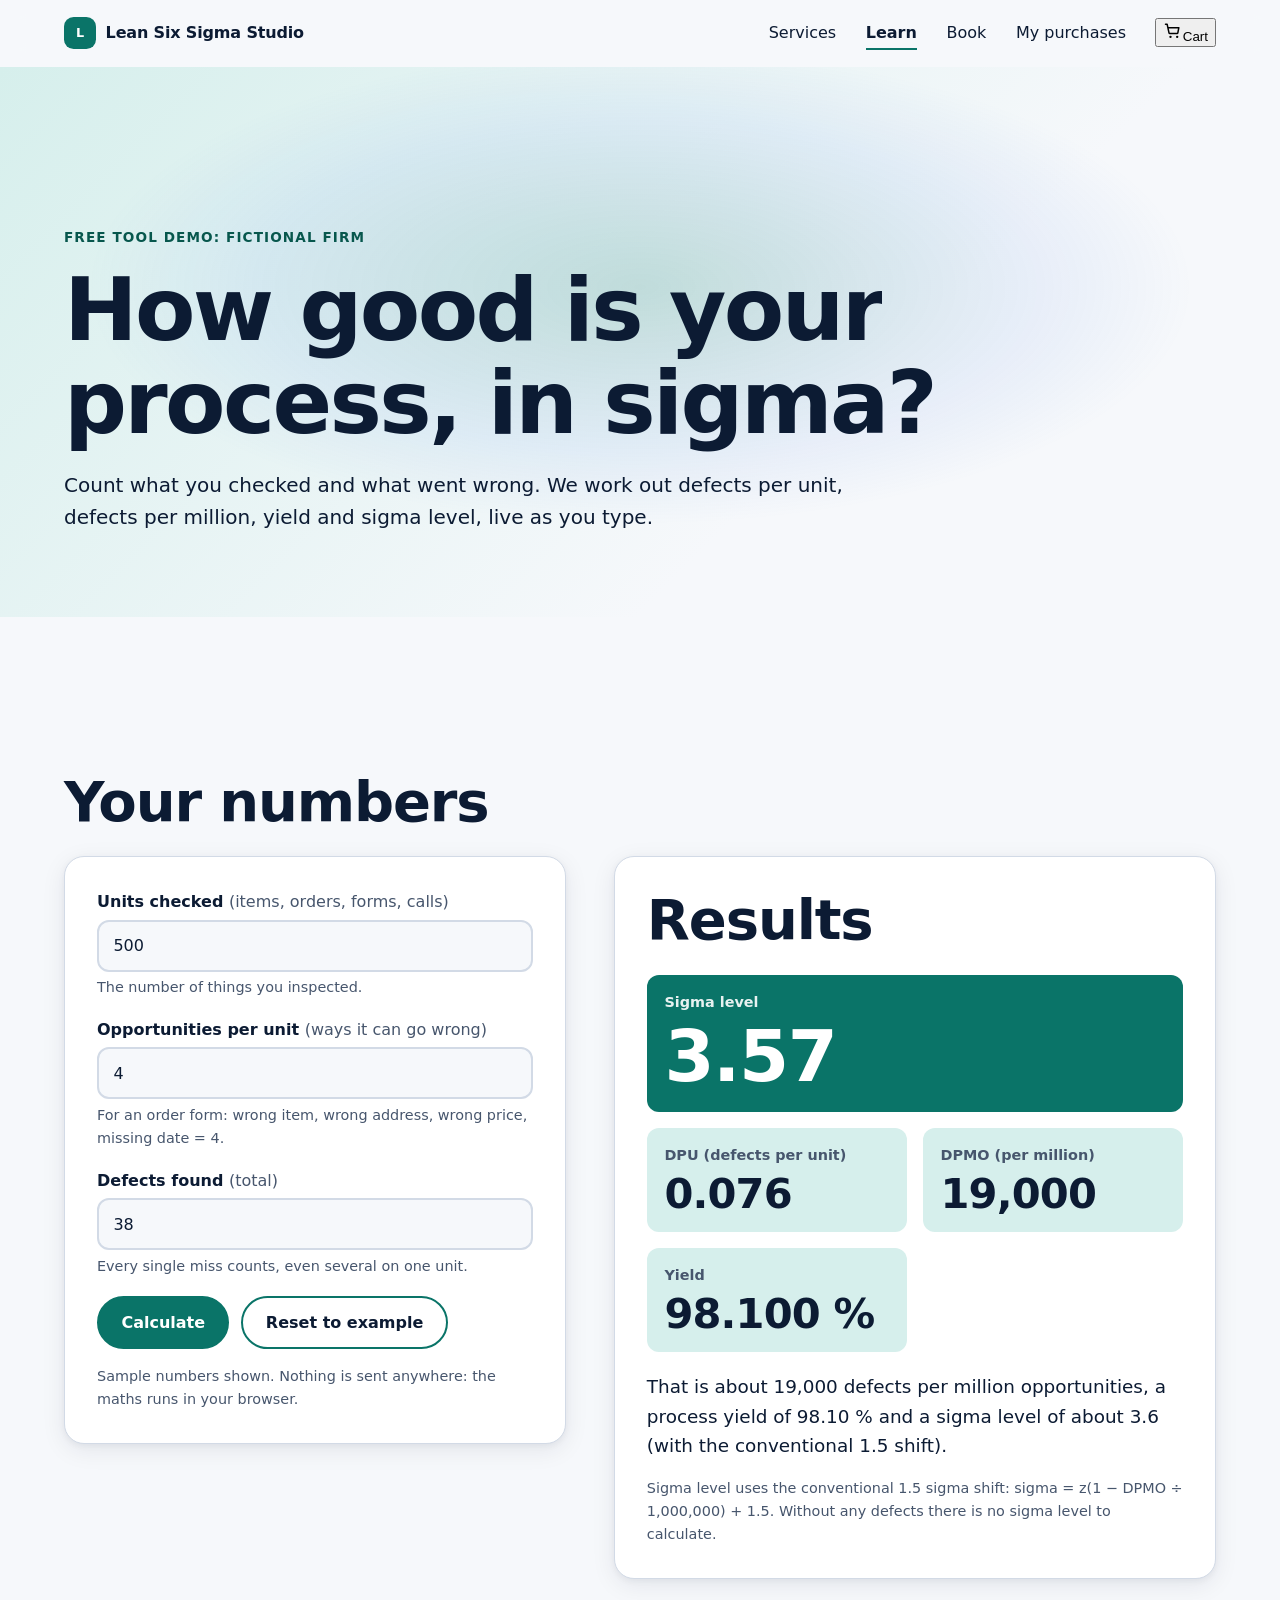
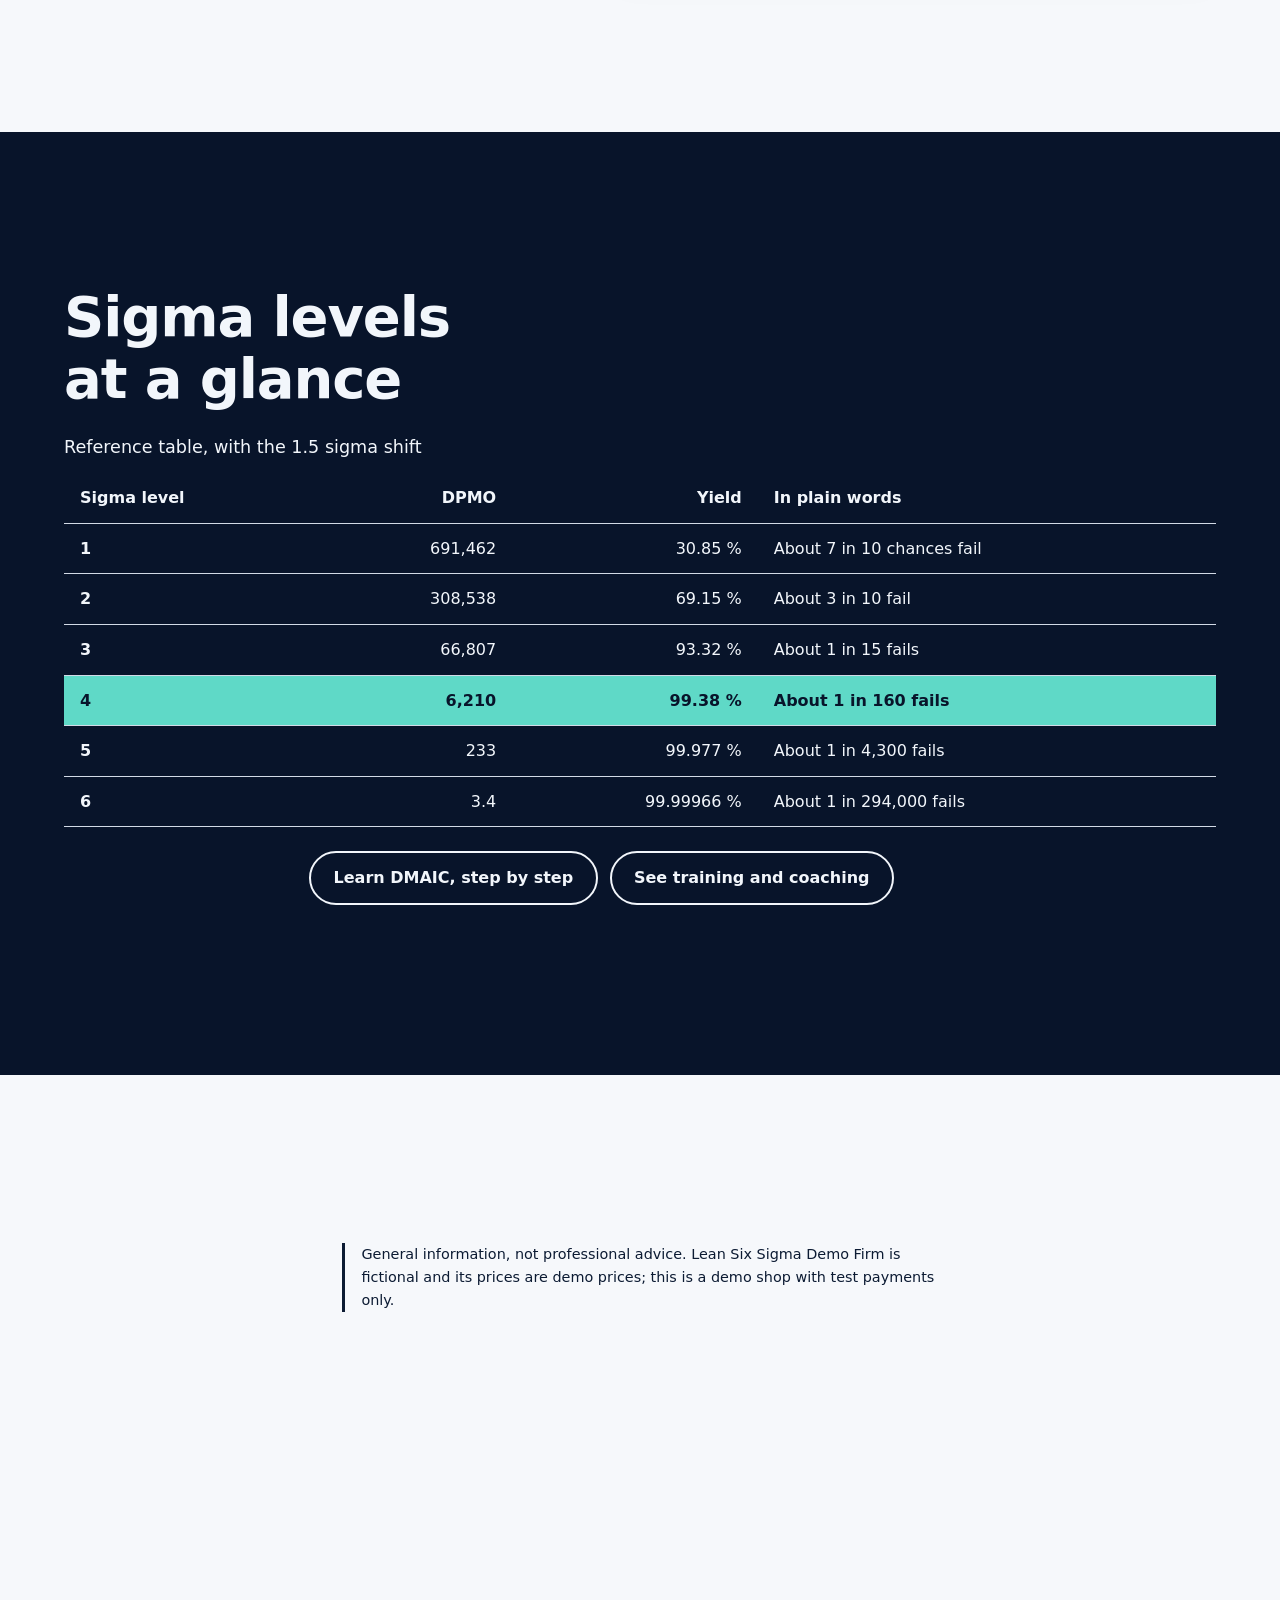
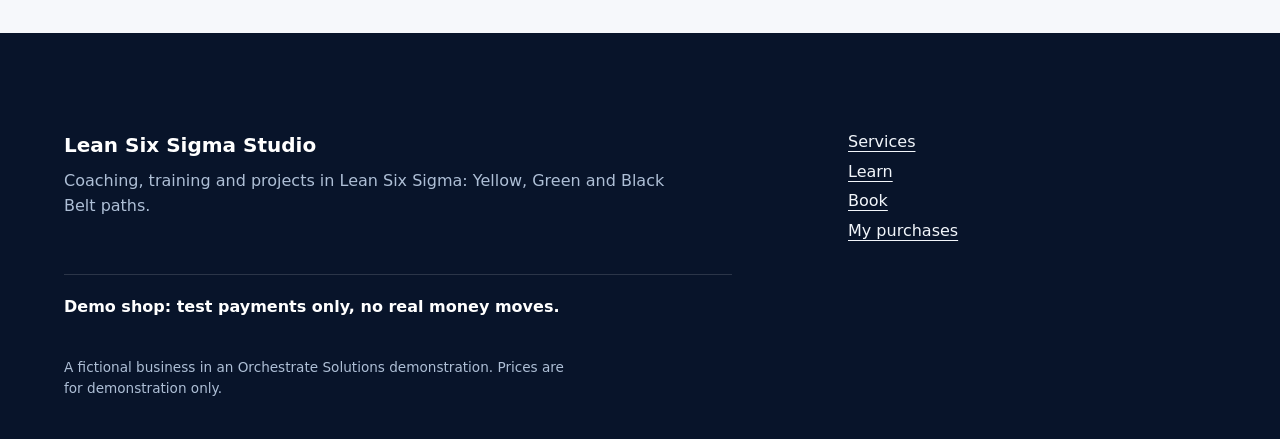
<file: pages/guides/sigma-calculator.html>
<!doctype html>
<html lang="en">
<head>
<meta charset="utf-8">
<meta name="viewport" content="width=device-width, initial-scale=1">
<title>Free sigma level and defect calculator</title>
<meta name="description" content="Free calculator: enter units, opportunities and defects to get DPU, DPMO, yield and sigma level, with a sigma 1 to 6 reference table.">
<style>@view-transition { navigation: auto; }</style>
<link rel="stylesheet" href="../../css/tokens.css">
<link rel="stylesheet" href="../../css/layout.css">
<link rel="stylesheet" href="../../css/site.css">
<link rel="stylesheet" href="../../css/shop/core.css">
<link rel="stylesheet" href="../../css/sigma.css">
<script src="../../js/nav.js" defer></script>
<script src="../../js/motion.js" defer></script>
<script src="../../js/app.js" defer></script>
<script src="../../js/shop/core.js" defer></script>
<script src="../../js/shop/cart.js" defer></script>
<script src="../../js/sigma.js" defer></script>
</head>
<body>
<main id="main">
  <section class="band sg-hero">
    <p class="sg-eyebrow" data-reveal>Free tool <span class="demo-label">Demo: fictional firm</span></p>
    <h1 data-words>How good is your process, in sigma?</h1>
    <p class="sg-lead" data-reveal>Count what you checked and what went wrong. We work out defects per unit, defects per million, yield and sigma level, live as you type.</p>
  </section>

  <section class="band sg-sec" aria-labelledby="h-calc">
    <h2 id="h-calc">Your numbers</h2>
    <div class="sg-wrap">
      <form class="sg-card" id="sg-form" novalidate>
        <div class="sg-field">
          <label for="sg-units">Units checked <span class="sg-unit">(items, orders, forms, calls)</span></label>
          <input id="sg-units" name="units" type="number" inputmode="numeric" min="1" step="1" value="500" required>
          <p class="sg-help">The number of things you inspected.</p>
        </div>
        <div class="sg-field">
          <label for="sg-opps">Opportunities per unit <span class="sg-unit">(ways it can go wrong)</span></label>
          <input id="sg-opps" name="opps" type="number" inputmode="numeric" min="1" step="1" value="4" required>
          <p class="sg-help">For an order form: wrong item, wrong address, wrong price, missing date = 4.</p>
        </div>
        <div class="sg-field">
          <label for="sg-defects">Defects found <span class="sg-unit">(total)</span></label>
          <input id="sg-defects" name="defects" type="number" inputmode="numeric" min="0" step="1" value="38" required>
          <p class="sg-help">Every single miss counts, even several on one unit.</p>
        </div>
        <p class="sg-error" id="sg-error" role="alert" hidden></p>
        <div class="sg-actions">
          <button type="submit" class="sg-btn sg-btn--solid">Calculate</button>
          <button type="button" class="sg-btn" id="sg-reset">Reset to example</button>
        </div>
        <p class="sg-note">Sample numbers shown. Nothing is sent anywhere: the maths runs in your browser.</p>
      </form>

      <div class="sg-card" aria-labelledby="h-res">
        <h2 id="h-res">Results</h2>
        <div aria-live="polite" aria-atomic="false">
          <dl class="sg-results" id="sg-results">
            <div class="sg-stat sg-stat--main"><dt>Sigma level</dt><dd id="sg-sigma">3.57</dd></div>
            <div class="sg-stat"><dt>DPU (defects per unit)</dt><dd id="sg-dpu">0.076</dd></div>
            <div class="sg-stat"><dt>DPMO (per million)</dt><dd id="sg-dpmo">19,000</dd></div>
            <div class="sg-stat"><dt>Yield</dt><dd id="sg-yield">98.100 %</dd></div>
          </dl>
          <p class="sg-reading" id="sg-reading">That is about 19,000 defects per million opportunities, a process yield of 98.10 % and a sigma level of about 3.6 (with the conventional 1.5 shift).</p>
        </div>
        <p class="sg-note">Sigma level uses the conventional 1.5 sigma shift: sigma = z(1 − DPMO ÷ 1,000,000) + 1.5. Without any defects there is no sigma level to calculate.</p>
      </div>
    </div>
  </section>

  <section class="band band--dark sg-sec" aria-labelledby="h-ref">
    <h2 id="h-ref" data-reveal>Sigma levels at a glance</h2>
    <div class="sg-table-wrap">
      <table class="sg-table" id="sg-table">
        <caption>Reference table, with the 1.5 sigma shift</caption>
        <thead><tr><th scope="col">Sigma level</th><th scope="col">DPMO</th><th scope="col">Yield</th><th scope="col">In plain words</th></tr></thead>
        <tbody>
          <tr><th scope="row">1</th><td>691,462</td><td>30.85 %</td><td>About 7 in 10 chances fail</td></tr>
          <tr><th scope="row">2</th><td>308,538</td><td>69.15 %</td><td>About 3 in 10 fail</td></tr>
          <tr><th scope="row">3</th><td>66,807</td><td>93.32 %</td><td>About 1 in 15 fails</td></tr>
          <tr><th scope="row">4</th><td>6,210</td><td>99.38 %</td><td>About 1 in 160 fails</td></tr>
          <tr><th scope="row">5</th><td>233</td><td>99.977 %</td><td>About 1 in 4,300 fails</td></tr>
          <tr><th scope="row">6</th><td>3.4</td><td>99.99966 %</td><td>About 1 in 294,000 fails</td></tr>
        </tbody>
      </table>
    </div>
    <p class="sg-links" data-reveal>
      <a class="sg-btn" href="dmaic.html">Learn DMAIC, step by step</a>
      <a class="sg-btn" href="../services.html">See training and coaching</a>
    </p>
  </section>

  <section class="band">
    <p class="guide-note" data-reveal>General information, not professional advice. Lean Six Sigma Demo Firm is fictional and its prices are demo prices; this is a demo shop with test payments only.</p>
  </section>
</main>
</body>
</html>
</file>
<file: css/tokens.css>
/* tokens.css — Designer. Lean Six Sigma: precise, calm, data-minded, trustworthy.
   Palette: cool paper + deep navy ink, ONE accent: process teal #0a7468 (5.7:1 on white). Belt colours are supporting
   tokens (Yellow, Green, Black), always shown with a text label, never colour alone.
   Type: system sans; monospace for sigma levels, counts, prices, labels. Bold tight display scale with clamp().
   Texture: faint graph-paper grid and control-chart hairlines from CSS gradients only. No images.
   Motion: one easing, 400-900 ms, 60 ms stagger; transform/opacity/filter only; reduced motion shows everything at once. */
:root {
  /* palette */
  --bg: #f6f8fb;
  --surface: #ffffff;
  --surface-2: #e8eef6;
  --text: #0c1b33;            /* 15:1 on --bg */
  --text-muted: #47566d;      /* 6.6:1 on --bg */
  --line: #d2dae6;
  --dark: #08142a;            /* deep navy band */
  --dark-2: #10294a;
  --on-dark: #f2f6fb;         /* 14:1 on --dark */
  --on-dark-muted: #aebfd6;   /* 7.6:1 on --dark */
  --accent: #0a7468;
  --accent-strong: #07574d;
  --accent-soft: #d6efec;
  --accent-on-dark: #5fd9c7;  /* 7:1 on --dark */
  --on-accent: #ffffff;
  /* bright supporting colours: fills, chips, big type, calendar days. Use the -ink versions for small text on light. */
  --sun: #ffc21a; --sun-ink: #6e4a00;   /* gold */
  --ocean: #2a6fdb; --ocean-ink: #1a4fb0;   /* sky blue */
  --palm: #2e9e4f; --palm-ink: #1b6b34;     /* paprika (name kept) */
  --violet: #111827; --violet-ink: #111827;   /* periwinkle (name kept) */
  --success: #1c6b4a;
  --danger: #b00020;
  --focus: #1b4fd1;                 /* on light: 7:1 on cream */
  --focus-on-dark: #ffd24a;         /* on dark bands and footer */

  /* type */
  --font-sans: system-ui, -apple-system, "Segoe UI", Roboto, "Helvetica Neue", Arial, sans-serif;
  --font-display: system-ui, -apple-system, "Segoe UI", Roboto, "Helvetica Neue", Arial, sans-serif;
  --font-mono: ui-monospace, SFMono-Regular, Menlo, Consolas, monospace;
  --fs-xs: .8125rem;
  --fs-sm: .9375rem;
  --fs-base: 1.0625rem;
  --fs-lg: clamp(1.2rem, 1rem + .8vw, 1.5rem);
  --fs-step: clamp(1.5rem, 1.1rem + 1.6vw, 2.5rem);   /* scrollytelling step text */
  --fs-h2: clamp(2rem, 1.2rem + 3.6vw, 4.25rem);
  --fs-h1: clamp(2.75rem, 1.4rem + 6vw, 7rem);
  --fs-giant: clamp(5rem, 2rem + 16vw, 16rem);        /* marquee / changing word */
  --lh-tight: 1.02;
  --lh-snug: 1.2;
  --lh-body: 1.6;
  --track-display: -.035em;
  --track-h2: -.025em;
  --measure: 65ch;

  /* spacing, radius, shadow */
  --space-1: .25rem; --space-2: .5rem; --space-3: .75rem; --space-4: 1rem;
  --space-5: 1.5rem; --space-6: 2rem; --space-7: 3rem; --space-8: 4.5rem;
  --section: clamp(5rem, 12vw, 10rem);
  --gutter: clamp(1.25rem, 5vw, 4rem);
  --radius-sm: .75rem; --radius: 1.25rem; --radius-lg: 2rem; --radius-pill: 999px;
  --shadow-sm: 0 1px 2px rgba(12, 27, 51, .06), 0 2px 8px rgba(12, 27, 51, .05);
  --shadow: 0 6px 24px rgba(12, 27, 51, .08), 0 2px 6px rgba(12, 27, 51, .05);
  --shadow-lg: 0 24px 60px rgba(12, 27, 51, .16);
  --glow: radial-gradient(60% 60% at 50% 40%, rgba(10, 116, 104, .20), rgba(42, 111, 219, .08) 50%, transparent 72%);
  --gradient-text: linear-gradient(100deg, #07574d 0%, #0a7468 50%, #1a6fd0 100%);   /* blue only: stays crisp, large type only */
  --gradient-text-dark: linear-gradient(100deg, #5fd9c7 0%, #ffffff 50%, #ffd24a 100%);

  /* belts: fills with a label on top; -ink for small text on light */
  --belt-yellow: #f2c200; --belt-yellow-ink: #6b5400;
  --belt-green: #2e9e4f;  --belt-green-ink: #1b6b34;
  --belt-black: #111827;  --belt-black-ink: #111827;

  /* booking calendar states (always paired with a text label or icon, never colour alone) */
  --slot-free: #d6efec;   --slot-free-text: #07574d;
  --slot-booked: #e3e7ee; --slot-booked-text: #4f5b6e;
  --slot-selected: #0a7468; --slot-selected-text: #ffffff;
  --slot-today: #1b4fd1;  /* ring colour for today */

  /* graph-paper grid and control-chart hairlines, CSS only */
  --grid: linear-gradient(rgba(12, 27, 51, .06) 1px, transparent 1px) 0 0 / 2rem 2rem,
          linear-gradient(90deg, rgba(12, 27, 51, .06) 1px, transparent 1px) 0 0 / 2rem 2rem;
  --grid-dark: linear-gradient(rgba(255, 255, 255, .07) 1px, transparent 1px) 0 0 / 2rem 2rem,
               linear-gradient(90deg, rgba(255, 255, 255, .07) 1px, transparent 1px) 0 0 / 2rem 2rem;
  --control-line: repeating-linear-gradient(90deg, rgba(10, 116, 104, .5) 0 8px, transparent 8px 14px);  /* dashed centre line */

  /* motion */
  --ease: cubic-bezier(.2, .7, .2, 1);
  --dur-fast: 400ms;
  --dur: 650ms;
  --dur-slow: 900ms;
  --stagger: 60ms;
  --rise: 1.25rem;            /* reveal travel distance */
  --blur-in: 6px;             /* reveal start blur */
}

@media (prefers-reduced-motion: reduce) {
  :root { --dur-fast: 0ms; --dur: 0ms; --dur-slow: 0ms; --stagger: 0ms; --rise: 0; --blur-in: 0; }
}

/* CSS-only accents */
.text-gradient {
  background: var(--gradient-text);
  background-size: 200% 100%;
  -webkit-background-clip: text; background-clip: text;
  color: transparent; -webkit-text-fill-color: transparent;
}
.band--dark .text-gradient { background-image: var(--gradient-text-dark); }
.glow { background-image: var(--glow); }

/* Graph-paper accent: add class "grid" to a band or hero. Decorative only; text sits above it. */
.grid { background-image: var(--grid); }
.band--dark.grid, .band--dark .grid { background-image: var(--grid-dark); }
.control-line { height: 2px; background-image: var(--control-line); }
.num, .mono { font-family: var(--font-mono); font-variant-numeric: tabular-nums; }

/* Keyboard focus stays visible on dark surfaces: every focus rule reads var(--focus), so swap it here. */
.band--dark, .site-footer { --focus: var(--focus-on-dark); }
</file>
<file: css/layout.css>
/* Layout, shell and motion (UI/UX). Colours and type come from tokens.css; fallbacks keep it working alone. */
@view-transition { navigation: auto; }
:root{--lx-bg:var(--bg,#faf8f5);--lx-fg:var(--text,#1a1815);--lx-accent:var(--accent,#b4472b);--lx-muted:var(--text-muted,#4d5a69);--lx-line:var(--line,#e1d9cb);--lx-dark:var(--dark,#14120f);--lx-on-dark:var(--on-dark,#f7f3ec);--lx-ease:var(--ease,cubic-bezier(.2,.7,.2,1));--lx-space:var(--section,clamp(5rem,12vw,10rem));--lx-gut:var(--gutter,clamp(1.25rem,5vw,4rem));--lx-max:78rem}
*,*::before,*::after{box-sizing:border-box}
html{scroll-behavior:smooth;scroll-padding-top:5rem;-webkit-text-size-adjust:100%}
body{margin:0;background:var(--lx-bg);color:var(--lx-fg);font-family:var(--font-sans,system-ui,sans-serif);line-height:1.6;overflow-x:hidden}
img,svg{max-width:100%;height:auto}
main{display:block;outline:none}
:focus-visible{outline:3px solid var(--focus,var(--lx-accent));outline-offset:3px;border-radius:4px}
.visually-hidden{position:absolute!important;width:1px;height:1px;overflow:hidden;clip:rect(0 0 0 0);white-space:nowrap}
.skip-link{position:fixed;left:1rem;top:-4rem;z-index:200;background:var(--lx-fg);color:var(--lx-bg);padding:.7rem 1rem;border-radius:.5rem;text-decoration:none;transition:top .2s}
.skip-link:focus{top:1rem}
.read-progress{position:fixed;inset:0 0 auto 0;height:3px;z-index:150;pointer-events:none}
.read-progress span{display:block;height:100%;background:var(--lx-accent);transform:scaleX(0);transform-origin:0 50%}
/* header */
.site-header{position:sticky;top:0;z-index:100;background:color-mix(in srgb,var(--lx-bg) 86%,transparent);backdrop-filter:saturate(1.4) blur(12px);border-bottom:1px solid transparent;transition:border-color .3s}
.site-header.is-scrolled{border-bottom-color:var(--lx-line)}
.site-header__inner{max-width:90rem;margin:0 auto;padding:.7rem var(--lx-gut);display:flex;align-items:center;gap:1rem}
.site-brand{display:flex;align-items:center;gap:.6rem;text-decoration:none;color:inherit;font-weight:700;letter-spacing:-.01em;margin-right:auto}
.site-brand__mark{display:grid;place-items:center;min-width:2rem;height:2rem;padding:0 .35rem;font-size:.8rem;border-radius:.6rem;background:var(--lx-accent);color:#fff;font-weight:800}
.site-nav ul,.site-footer ul{list-style:none;margin:0;padding:0;display:flex;gap:.25rem}
.site-nav a{display:block;padding:.55rem .8rem;border-radius:.6rem;color:inherit;text-decoration:none;position:relative}
.site-nav a::after{content:"";position:absolute;left:.8rem;right:.8rem;bottom:.3rem;height:2px;background:var(--lx-accent);transform:scaleX(0);transform-origin:0 50%;transition:transform .4s var(--lx-ease)}
.site-nav a:hover::after,.site-nav a[aria-current="page"]::after{transform:scaleX(1)}
.site-nav a[aria-current="page"]{font-weight:600}
.site-header__actions{display:flex;align-items:center;gap:.5rem}
.nav-toggle{display:none;width:2.75rem;height:2.75rem;border:1px solid var(--lx-line);border-radius:.7rem;background:transparent;color:inherit;cursor:pointer;place-items:center}
.nav-toggle__bars,.nav-toggle__bars::before{display:block;width:1.2rem;height:2px;background:currentColor;position:relative;transition:transform .3s var(--lx-ease)}
.nav-toggle__bars::before{content:"";position:absolute;top:-6px;left:0}
.is-open .nav-toggle__bars{transform:translateY(0) rotate(45deg)}.is-open .nav-toggle__bars::before{transform:translateY(6px) rotate(-90deg)}
@media (max-width:64rem){
  .nav-toggle{display:grid}
  .site-header__inner{flex-wrap:wrap}
  .site-brand{order:1}.site-header__actions{order:2}.nav-toggle{order:3}
  .site-nav{order:4;flex-basis:100%;display:none}
  .is-open .site-nav{display:block}
  .site-nav ul{flex-direction:column;padding-bottom:.6rem}
  .site-nav a{padding:.85rem .5rem;font-size:1.1rem}
}
/* footer */
.site-footer{background:var(--lx-dark);color:var(--lx-on-dark);padding:clamp(3rem,8vw,6rem) var(--lx-gut) 2rem;margin-top:var(--lx-space)}
.site-footer__inner{max-width:var(--lx-max);margin:0 auto;display:grid;gap:1.5rem 3rem;grid-template-columns:2fr 1fr}
.site-footer p{margin:.4rem 0;max-width:60ch;color:var(--on-dark-muted,#aab6c4)}
.site-footer strong{font-size:1.25rem;color:#fff}
.site-footer ul{flex-direction:column}
.site-footer a{color:var(--lx-on-dark);text-underline-offset:.25em}
.site-footer__test{grid-column:1/-1;color:#fff!important;font-weight:600;border-top:1px solid rgba(255,255,255,.14);padding-top:1.2rem}
.site-footer__small{grid-column:1/-1;font-size:.85rem}
@media (max-width:64rem){.site-footer__inner{grid-template-columns:1fr}}
/* bands */
.band{padding:var(--lx-space) var(--lx-gut)}
.band>*{max-width:var(--lx-max);margin-inline:auto}
.band--dark{background:var(--lx-dark);color:var(--lx-on-dark)}.band--dark [data-rotate],.band--dark .steps__word{color:var(--accent-on-dark,#ff9a82)}
.band h2,.hero h1{font-family:var(--font-display,inherit);letter-spacing:-.035em;line-height:1.02;text-wrap:balance}
.band h2{font-size:var(--fs-h2,clamp(2.2rem,6vw,4.5rem));margin:0 0 1.5rem}
.band p{max-width:65ch}
.hero{min-height:100svh;display:flex;flex-direction:column;justify-content:center;padding:6rem var(--lx-gut)}
.hero h1{font-size:var(--fs-h1,clamp(3rem,9vw,7rem));margin:0 0 1.5rem;max-width:16ch}
a{text-underline-offset:.2em}
.btn,button.btn{transition:transform .3s var(--lx-ease),box-shadow .3s}
.btn:hover{transform:translateY(-2px)}
/* reveal */
.js [data-reveal]{opacity:0;transform:translateY(28px);transition:opacity .8s var(--lx-ease),transform .8s var(--lx-ease)}
.js [data-reveal].is-in{opacity:1;transform:none}
.js [data-reveal][data-delay="1"]{transition-delay:.1s}.js [data-reveal][data-delay="2"]{transition-delay:.2s}.js [data-reveal][data-delay="3"]{transition-delay:.3s}
/* words */
[data-words] .w{display:inline-block;overflow:hidden;vertical-align:top;padding-bottom:.12em;margin-bottom:-.12em}
[data-words] .w>span{display:inline-block;opacity:0;transform:translateY(70%);filter:blur(6px);transition:transform .8s var(--lx-ease),opacity .8s var(--lx-ease),filter .8s var(--lx-ease);transition-delay:calc(var(--i,0)*60ms)}
[data-words].is-in .w>span{opacity:1;transform:none;filter:none}
/* kinetic word and gradient sweep */
[data-rotate]{display:inline-block;color:var(--lx-accent);transition:opacity .38s,transform .38s var(--lx-ease)}
[data-rotate].is-out{opacity:0;transform:translateY(-.3em)}
.sweep{background:linear-gradient(100deg,var(--lx-fg) 20%,var(--lx-accent) 50%,var(--lx-fg) 80%);background-size:250% 100%;-webkit-background-clip:text;background-clip:text;color:transparent;animation:sweep 6s linear infinite}
@keyframes sweep{to{background-position:-250% 0}}
/* marquee */
[data-marquee]{overflow:hidden;white-space:nowrap;padding-block:clamp(1rem,3vw,2rem);max-width:none!important;font-size:clamp(4rem,14vw,12rem);font-weight:800;letter-spacing:-.04em;line-height:1}
.marquee__track{display:flex;width:max-content;animation:marquee 40s linear infinite}
.marquee__row{display:flex;gap:.5em;padding-right:.5em}.marquee__row>*{flex:none}
@keyframes marquee{to{transform:translateX(-50%)}}
/* fill statement */
[data-fill]{font-size:clamp(1.8rem,4.6vw,3.6rem);line-height:1.15;letter-spacing:-.025em;font-weight:600;max-width:24ch}
[data-fill] .fw{transition:opacity .2s linear}
/* sticky steps */
[data-sticky-steps]{position:relative;display:grid;grid-template-columns:1fr 1.1fr;gap:3rem;align-items:start}
.steps__word{position:sticky;top:22vh;font-size:clamp(3.5rem,11vw,9rem);font-weight:800;letter-spacing:-.045em;line-height:1;color:var(--lx-accent);min-height:1em;align-self:start}
.steps__word.swap{animation:wordIn .6s var(--lx-ease)}
@keyframes wordIn{from{opacity:0;transform:translateY(.25em);filter:blur(8px)}}
[data-step]{min-height:70vh;display:flex;align-items:center;font-size:clamp(1.5rem,3vw,2.5rem);line-height:1.25;letter-spacing:-.015em;opacity:.3;transition:opacity .5s}
[data-step].is-active{opacity:1}
@media (max-width:64rem){[data-sticky-steps]{grid-template-columns:1fr;gap:0}.steps__word{top:4.5rem;background:var(--lx-bg);z-index:2;padding:.5rem 0;font-size:clamp(3rem,16vw,5rem)}.band--dark .steps__word{background:var(--lx-dark)}[data-step]{min-height:55vh}}
[data-parallax]{will-change:transform}
/* no-JS and reduced motion: everything visible, nothing moves */
@media (prefers-reduced-motion:reduce){
  html{scroll-behavior:auto}
  .js [data-reveal],[data-words] .w>span{opacity:1!important;transform:none!important;filter:none!important;transition:none!important}
  .marquee__track,.sweep{animation:none}.steps__word.swap{animation:none}
  [data-step]{opacity:1}[data-fill] .fw{opacity:1!important}
  @view-transition{navigation:none}
}
/* phone header: brand, cart and menu button share one row */
.site-brand{min-width:0}.site-brand__name{white-space:nowrap;overflow:hidden;text-overflow:ellipsis}
.site-brand__mark,.site-header__actions,.nav-toggle{flex:none}
@media (max-width:30rem){
  .site-header__inner{gap:.5rem}
  .site-header .cart-button-label{position:absolute;width:1px;height:1px;overflow:hidden;clip:rect(0 0 0 0);white-space:nowrap}
}
/* long words in split headlines wrap instead of running past a 320px screen */
[data-words] .w,.h-big .w{max-width:100%;overflow-wrap:anywhere;hyphens:auto}
</file>
<file: css/site.css>
/* Site-wide base (Lead Developer). Tokens come from css/tokens.css. */
@view-transition { navigation: auto; }
*, *::before, *::after { box-sizing: border-box; }
html { scroll-behavior: smooth; -webkit-text-size-adjust: 100%; }
body { margin: 0; font-family: system-ui, -apple-system, "Segoe UI", Roboto, sans-serif; line-height: 1.6; background: var(--bg, #fff); color: var(--text, #111); }
img, svg { max-width: 100%; height: auto; }
a { color: inherit; text-underline-offset: .2em; }
:focus-visible { outline: 3px solid var(--focus, #1a56db); outline-offset: 2px; }
.band { padding-block: clamp(5rem, 12vw, 10rem); padding-inline: max(1rem, 5vw); }
.band--dark { background: var(--dark, #111); color: var(--on-dark, #fff); }
.prose { max-width: 65ch; }
.guide-note { font-size: .9rem; opacity: .8; border-left: 3px solid currentColor; padding-left: 1rem; max-width: 65ch; }
@media (prefers-reduced-motion: reduce) { html { scroll-behavior: auto; } }
</file>
<file: css/shop/core.css>
/* Shared shop styles (Lead Developer). Uses tokens from css/tokens.css with safe fallbacks. */
.btn, .shop-btn {
  display: inline-flex; align-items: center; justify-content: center; gap: .5rem;
  min-height: 44px; padding: .7rem 1.4rem; border: 1.5px solid transparent; border-radius: 999px;
  font: inherit; font-weight: 600; cursor: pointer; text-decoration: none;
  background: var(--accent, #b4342d); color: var(--on-accent, #fff);
  transition: transform .35s cubic-bezier(.2,.7,.2,1), box-shadow .35s, background .2s;
}
.btn:hover, .shop-btn:hover { transform: translateY(-2px); box-shadow: 0 8px 24px rgba(0,0,0,.18); }
.btn:focus-visible, .shop-btn:focus-visible, .shop-chip:focus-visible, .shop-sheet button:focus-visible { outline: 3px solid var(--focus, #1a56db); outline-offset: 2px; }
.btn[disabled], .shop-btn[disabled] { opacity: .5; cursor: not-allowed; transform: none; box-shadow: none; }
.btn--ghost, .shop-btn--ghost { background: transparent; color: inherit; border-color: currentColor; }

.shop-chip {
  display: inline-flex; align-items: center; gap: .35rem; padding: .25rem .8rem; border-radius: 999px;
  font-size: .85rem; font-weight: 600; background: rgba(127,127,127,.14); color: inherit; border: 0;
}
.shop-chip--accent { background: var(--accent, #b4342d); color: var(--on-accent, #fff); }

.shop-card { background: var(--surface, #fff); color: var(--text, #111); border-radius: 20px; padding: clamp(1.2rem, 3vw, 2rem); box-shadow: 0 2px 4px rgba(0,0,0,.05), 0 12px 32px rgba(0,0,0,.08); }

.shop-field { display: grid; grid-template-columns: minmax(0, 1fr); gap: .35rem; margin-block: 1rem; }
.shop-field input, .shop-field select, .shop-field textarea { max-width: 100%; }
.shop-field label { font-weight: 600; font-size: .95rem; }
.shop-field input, .shop-field select, .shop-field textarea {
  font: inherit; padding: .75rem 1rem; border-radius: 12px; border: 1.5px solid rgba(127,127,127,.5); background: var(--surface, #fff); color: inherit; min-height: 44px;
}
.shop-field input:focus-visible, .shop-field select:focus-visible, .shop-field textarea:focus-visible { outline: 3px solid var(--focus, #1a56db); outline-offset: 1px; }
.shop-field .shop-error { color: var(--danger, #b00020); font-size: .9rem; }

.shop-sheet-backdrop { position: fixed; inset: 0; background: rgba(0,0,0,.5); opacity: 0; pointer-events: none; transition: opacity .3s; z-index: 80; }
.shop-sheet-backdrop.is-open { opacity: 1; pointer-events: auto; }
.shop-sheet {
  position: fixed; z-index: 90; background: var(--surface, #fff); color: var(--text, #111);
  inset: auto 0 0 0; max-height: 90svh; overflow: auto; padding: 1.5rem; border-radius: 24px 24px 0 0;
  transform: translateY(100%); transition: transform .5s cubic-bezier(.2,.7,.2,1);
}
.shop-sheet.is-open { transform: none; }
@media (min-width: 720px) {
  .shop-sheet { inset: 0 0 0 auto; width: min(460px, 100vw); max-height: none; border-radius: 24px 0 0 24px; transform: translateX(100%); }
  .shop-sheet.is-open { transform: none; }
}

.shop-stepper { display: inline-flex; align-items: center; gap: .25rem; border: 1.5px solid rgba(127,127,127,.5); border-radius: 999px; }
.shop-stepper button { width: 44px; height: 44px; border: 0; background: transparent; color: inherit; font-size: 1.3rem; cursor: pointer; border-radius: 50%; }
.shop-stepper output { min-width: 2ch; text-align: center; font-weight: 600; }

#shop-toasts { position: fixed; z-index: 100; inset: auto 0 5rem 0; display: grid; justify-items: center; gap: .5rem; pointer-events: none; padding-inline: 1rem; }
.shop-toast { background: #111; color: #fff; padding: .8rem 1.3rem; border-radius: 14px; box-shadow: 0 12px 32px rgba(0,0,0,.3); opacity: 0; transform: translateY(12px); transition: opacity .4s, transform .4s cubic-bezier(.2,.7,.2,1); }
.shop-toast.is-in { opacity: 1; transform: none; }
.shop-toast--error { background: #b00020; }

.shop-testlabel { display: inline-block; padding: .35rem .8rem; border-radius: 8px; background: #fff3cd; color: #5c4300; font-weight: 600; font-size: .9rem; }
.shop-sr { position: absolute; width: 1px; height: 1px; overflow: hidden; clip: rect(0 0 0 0); white-space: nowrap; }

@media (prefers-reduced-motion: reduce) {
  .btn, .shop-btn, .shop-sheet, .shop-sheet-backdrop, .shop-toast { transition: none; }
}

/* Guide gate (demo, not real protection): <body data-guide="item-id">, [data-locked] shown only when bought, [data-teaser] only when not. */
.guide-checking [data-locked], .guide-checking [data-teaser] { visibility: hidden; }
.guide-locked [data-locked] { display: none !important; }
.guide-unlocked [data-teaser] { display: none !important; }
</file>
<file: css/shop/cart.css>
/* Cart drawer (Senior Developer 2). Uses only tokens from css/tokens.css. */
.cart-button { display: inline-flex; align-items: center; gap: .5rem; min-height: 44px; padding: .5rem 1rem; border-radius: var(--radius-pill, 999px); border: 1.5px solid currentColor; background: transparent; color: inherit; font: inherit; font-weight: 600; cursor: pointer; transition: transform .3s cubic-bezier(.2,.7,.2,1), box-shadow .3s; }
.cart-button:hover { transform: translateY(-2px); box-shadow: 0 8px 24px rgba(0,0,0,.18); }
.cart-button:focus-visible, .cart-close:focus-visible, .cart-remove:focus-visible, .cart-checkout:focus-visible { outline: 3px solid var(--focus, #1a56db); outline-offset: 2px; }
.cart-button--float { position: fixed; top: 1rem; right: 1rem; z-index: 70; background: var(--bg, #fff); color: var(--text, #111); box-shadow: var(--shadow, 0 6px 20px rgba(0,0,0,.15)); }
.cart-count { min-width: 1.5rem; height: 1.5rem; padding: 0 .4rem; display: inline-grid; place-items: center; border-radius: var(--radius-pill, 999px); background: var(--accent, #b4342d); color: var(--on-accent, #fff); font-size: .8rem; font-weight: 700; }
.cart-count[hidden] { display: none; }
@media (max-width: 480px) { .cart-button-label { position: absolute; width: 1px; height: 1px; overflow: hidden; clip: rect(0 0 0 0); } }

/* above the sticky site header (z-index 100) and the progress bar (150) */
.cart-backdrop { z-index: 160; }
.cart-drawer { z-index: 170; }
.cart-lock { overflow: hidden; }
.cart-drawer { display: flex; flex-direction: column; }
.cart-drawer[hidden] { display: none; }
.cart-head { display: flex; align-items: center; justify-content: space-between; padding: 1.2rem 1.4rem; border-bottom: 1px solid rgba(127,127,127,.25); }
.cart-head h2 { margin: 0; font-size: 1.5rem; letter-spacing: -.02em; }
.cart-close { width: 44px; height: 44px; border: 0; border-radius: 50%; background: transparent; color: inherit; font-size: 1.8rem; line-height: 1; cursor: pointer; }
.cart-close:hover { background: rgba(127,127,127,.15); }
.cart-body { flex: 1; overflow-y: auto; padding: .5rem 1.4rem; overscroll-behavior: contain; }
.cart-lines { list-style: none; margin: 0; padding: 0; }
.cart-line { display: grid; grid-template-columns: 1fr auto; gap: .5rem 1rem; align-items: start; padding: 1.1rem 0; border-bottom: 1px solid rgba(127,127,127,.2); }
.cart-line-name { margin: 0; font-weight: 700; }
.cart-line-meta { margin: .2rem 0 0; font-size: .9rem; opacity: .75; }
.cart-line-price { margin: 0; font-weight: 700; font-variant-numeric: tabular-nums; text-align: right; }
.cart-remove { justify-self: end; border: 0; background: transparent; color: inherit; text-decoration: underline; text-underline-offset: 3px; font: inherit; font-size: .9rem; min-height: 44px; padding: 0 .5rem; cursor: pointer; opacity: .8; }
.cart-remove:hover { opacity: 1; }
.cart-stepper { justify-self: start; }
.cart-single { justify-self: start; margin: 0; align-self: center; font-size: .9rem; font-weight: 600; opacity: .8; }
.cart-foot { padding: 1.2rem 1.4rem calc(1.2rem + env(safe-area-inset-bottom, 0px)); border-top: 1px solid rgba(127,127,127,.25); display: grid; gap: .9rem; }
.cart-sums { margin: 0; display: grid; gap: .4rem; }
.cart-sums div { display: flex; justify-content: space-between; gap: 1rem; }
.cart-sums dt, .cart-sums dd { margin: 0; }
.cart-sums dd { font-variant-numeric: tabular-nums; }
.cart-discount { color: var(--success, #1b6e3c); }
.cart-total { font-size: 1.35rem; font-weight: 800; padding-top: .5rem; border-top: 1px solid rgba(127,127,127,.25); }
.cart-checkout { text-align: center; justify-content: center; text-decoration: none; width: 100%; }
.cart-checkout[aria-disabled="true"] { opacity: .6; }
.cart-loading { margin: 0; opacity: .75; }
.cart-error { margin: 1rem 0; color: var(--danger, #b00020); font-weight: 600; }
.cart-empty { text-align: center; padding: 3rem 1rem; display: grid; gap: .8rem; justify-items: center; }
.cart-empty-title { font-size: 1.4rem; font-weight: 700; margin: 0; }
.cart-empty p { margin: 0; }
.cart-foot .shop-testlabel { text-align: center; }
@media (prefers-reduced-motion: reduce) { .cart-button { transition: none; } }
</file>
<file: css/shop/order.css>
/* Order confirmation (Senior Developer 4, Lean Six Sigma). Colours only from tokens.css. */
.ord { padding-block: clamp(4rem, 10vw, 8rem); }
.ord__wrap { max-width: 52rem; margin-inline: auto; }
.ord__eyebrow { margin: 0 0 .75rem; font-size: .85rem; letter-spacing: .12em; text-transform: uppercase; font-weight: 700; color: var(--accent, #0b4f8a); }
.ord__title { margin: 0 0 1.25rem; font-size: clamp(2.2rem, 6.5vw, 4.5rem); line-height: 1.04; letter-spacing: -.025em; }
.ord__muted { max-width: 65ch; color: var(--text-muted, inherit); }
.ord__test { display: inline-block; margin: 1rem 0 0; padding: .35rem .9rem; border-radius: var(--radius-pill, 999px); font-size: .9rem; font-weight: 700; background: var(--warn-bg, #fff3c4); color: var(--warn-text, #4a3700); }
.ord__number { display: inline-flex; flex-direction: column; margin: .25rem 0 1.5rem; padding: 1rem 1.5rem; border-radius: var(--radius-lg, 1rem); background: var(--surface, rgba(127,127,127,.12)); border: var(--border, 0); box-shadow: var(--shadow, 0 6px 24px rgba(0,0,0,.1)); }
.ord__number small { font-size: .8rem; letter-spacing: .1em; text-transform: uppercase; color: var(--text-muted, inherit); }
.ord__number strong { font-family: var(--font-mono, ui-monospace, Menlo, Consolas, monospace); font-size: clamp(2.2rem, 8vw, 4rem); letter-spacing: .02em; line-height: 1.05; }
.ord__card { margin: 0 0 1.25rem; padding: 1.25rem 1.5rem; border-radius: var(--radius-lg, 1rem); background: var(--surface, rgba(127,127,127,.12)); color: var(--text, inherit); border: var(--border, 0); box-shadow: var(--shadow-sm, 0 4px 18px rgba(0,0,0,.07)); }
.ord__card h2 { margin: 0 0 .75rem; font-size: 1.3rem; }
.ord__lines, .ord__steps, .ord__list { list-style: none; margin: 0; padding: 0; }
.ord__lines li { display: flex; justify-content: space-between; gap: 1rem; padding: .6rem 0; border-bottom: var(--rule, 1px solid rgba(127,127,127,.3)); }
.ord__lines li:last-child { border-bottom: 0; }
.ord__lines small { display: block; color: var(--text-muted, inherit); }
.ord__sub { display: flex; justify-content: space-between; margin-top: .25rem; color: var(--text-muted, inherit); }
.ord__sum { display: flex; justify-content: space-between; margin-top: .5rem; padding-top: .5rem; border-top: var(--border, 2px solid currentColor); font-weight: 700; font-size: 1.15rem; }
.ord__next { padding: .75rem 0; border-bottom: var(--rule, 1px solid rgba(127,127,127,.3)); }
.ord__next:last-of-type { border-bottom: 0; }
.ord__next h3 { margin: 0 0 .25rem; font-size: 1.05rem; }
.ord__next p { margin: .15rem 0; max-width: 65ch; }
.ord__steps { display: flex; flex-wrap: wrap; gap: .5rem; margin-bottom: .75rem; }
.ord__steps li { padding: .3rem .8rem; border-radius: var(--radius-pill, 999px); border: var(--border, 1px solid currentColor); font-size: .9rem; color: var(--text-muted, inherit); background: var(--bg, transparent); }
.ord__steps li.is-done { background: var(--accent, #0b4f8a); border-color: var(--accent, #0b4f8a); color: var(--on-accent, #fff); }
.ord__actions { display: flex; flex-wrap: wrap; gap: .75rem; margin-top: 1rem; }
.ord__btn { display: inline-block; padding: .8rem 1.4rem; font: inherit; font-weight: 700; text-decoration: none; text-align: center; cursor: pointer; color: var(--on-accent, #fff); background: var(--accent, #0b4f8a); border: var(--border, 2px solid var(--accent, #0b4f8a)); border-radius: var(--radius-pill, 999px); transition: transform .25s cubic-bezier(.2,.7,.2,1), box-shadow .25s; }
.ord__btn:hover { transform: translateY(-2px); box-shadow: var(--shadow-sm, 0 8px 20px rgba(0,0,0,.2)); }
.ord__btn--ghost { background: var(--surface, transparent); color: var(--text, inherit); }
.ord__btn:focus-visible { outline: 3px solid var(--focus, #1a56db); outline-offset: 2px; }
.ord__error { padding: 1rem 1.25rem; border-radius: var(--radius, .75rem); border: 2px solid var(--danger, #b3261e); }
.ord__badge { display: inline-block; padding: .1rem .6rem; border-radius: var(--radius-pill, 999px); font-size: .78rem; font-weight: 700; background: var(--accent, #0b4f8a); color: var(--on-accent, #fff); }
.ord__list > li { display: flex; flex-wrap: wrap; justify-content: space-between; align-items: center; gap: .5rem 1rem; padding: .75rem 0; border-bottom: var(--rule, 1px solid rgba(127,127,127,.3)); }
.ord__list > li:last-child { border-bottom: 0; }
.ord__empty { padding: 2rem 1.5rem; text-align: center; }
.ord__gate { margin-top: 2rem; font-size: .9rem; }
.ord__spin { display: inline-block; width: 1.1rem; height: 1.1rem; margin-right: .5rem; vertical-align: -.2em; border: 3px solid rgba(127,127,127,.35); border-top-color: var(--accent, #0b4f8a); border-radius: 50%; animation: ord-spin 1s linear infinite; }
@keyframes ord-spin { to { transform: rotate(360deg); } }
@media (max-width: 40rem) { .ord__card { padding: 1rem; } .ord__actions .ord__btn { flex: 1 1 100%; } }
@media (prefers-reduced-motion: reduce) { .ord__spin { animation: none; } .ord__btn { transition: none; } .ord__btn:hover { transform: none; } }
.ord__printhint { font-size: .9rem; }
@media print { .ord__actions, .ord__test { display: none; } }
</file>
<file: css/shop/account.css>
/* My purchases (Senior Developer 4, Lean Six Sigma). Colours only from tokens.css. */
.acc-retry { margin-top: .75rem; }
.ord__list .ord__btn { padding: .55rem 1.1rem; }
.ord__list > li > span:first-child { flex: 1 1 14rem; }
</file>
<file: css/booking.css>
/* Booking calendar (senior7). Colours only from tokens.css, with neutral fallbacks. */
main .band > * { margin-inline: 0; }
.bk-hero h1 { font-family: var(--font-display, inherit); font-size: clamp(2.4rem, 7vw, 5.5rem); line-height: 1.04; letter-spacing: -.03em; margin: .5rem 0 1rem; max-width: 16ch; }
.bk-eyebrow { font-size: var(--fs-sm, .875rem); text-transform: uppercase; letter-spacing: .08em; opacity: .85; margin: 0; }
.bk-lead { font-size: clamp(1.1rem, 2vw, 1.4rem); max-width: 52ch; margin: 0 0 1rem; }
.bk-note { max-width: 62ch; font-size: var(--fs-sm, .9rem); opacity: .9; }
.bk-h2 { font-family: var(--font-display, inherit); font-size: clamp(1.8rem, 4.5vw, 3rem); letter-spacing: -.02em; line-height: 1.1; margin: 0 0 1.25rem; }
.bk-h3 { font-size: 1.3rem; margin: 0 0 .5rem; }
.bk-layout { display: grid; gap: 2rem; grid-template-columns: minmax(0, 1fr); }
@media (min-width: 60rem) { .bk-layout { grid-template-columns: minmax(0, 28rem) minmax(0, 1fr); align-items: start; } }
.bk-cal, .bk-form, .bk-done, .bk-slots { border: 1px solid var(--line, currentColor); border-radius: 1.25rem; background: var(--surface, transparent); padding: 1rem 1.1rem; }
.bk-slots:empty { display: none; }
.bk-cal-head { display: flex; align-items: center; justify-content: space-between; gap: .5rem; margin-bottom: .75rem; }
.bk-cal-head h3 { margin: 0; font-size: 1.2rem; }
.bk-nav { font: inherit; width: 2.75rem; height: 2.75rem; border-radius: 50%; border: 1px solid var(--line, currentColor); background: transparent; color: inherit; cursor: pointer; }
.bk-nav:hover:not(:disabled) { background: var(--accent-soft, rgba(127,127,127,.2)); }
.bk-nav:disabled { opacity: .35; cursor: not-allowed; }
.bk-grid { display: grid; grid-template-columns: repeat(7, minmax(0, 1fr)); gap: .25rem; }
.bk-dow { text-align: center; font-size: var(--fs-xs, .75rem); text-transform: uppercase; letter-spacing: .05em; opacity: .8; padding: .25rem 0; }
.bk-day { font: inherit; min-height: 2.75rem; border-radius: .75rem; border: 1px solid transparent; background: transparent; color: inherit; cursor: pointer; position: relative; padding: 0; }
.bk-day:hover:not([aria-disabled="true"]) { background: var(--accent-soft, rgba(127,127,127,.2)); }
.bk-day[aria-disabled="true"] { opacity: .35; cursor: not-allowed; }
.bk-day.is-today { border-color: var(--accent, currentColor); font-weight: 700; }
.bk-day.is-free::after { content: ""; position: absolute; left: 50%; bottom: .3rem; width: .35rem; height: .35rem; margin-left: -.175rem; border-radius: 50%; background: var(--accent, currentColor); }
.bk-day[aria-pressed="true"] { background: var(--accent, #333); color: var(--on-accent, #fff); }
.bk-day[aria-pressed="true"]::after { background: currentColor; }
.bk-day:focus-visible, .bk-slot:focus-visible, .bk-nav:focus-visible { outline: 3px solid var(--accent, currentColor); outline-offset: 2px; }
.bk-legend { display: flex; flex-wrap: wrap; gap: .5rem 1.25rem; margin: .75rem 0 0; font-size: var(--fs-sm, .85rem); opacity: .9; }
.bk-slots h3 { margin: 0 0 .25rem; font-size: 1.2rem; }
.bk-slot-list { display: grid; gap: .5rem; grid-template-columns: repeat(auto-fill, minmax(5.5rem, 1fr)); margin-top: .75rem; }
.bk-slot { font: inherit; min-height: 2.75rem; border-radius: 999px; border: 1px solid var(--line, currentColor); background: transparent; color: inherit; cursor: pointer; }
.bk-slot:hover:not(:disabled) { background: var(--accent-soft, rgba(127,127,127,.2)); }
.bk-slot[aria-pressed="true"] { background: var(--accent, #333); color: var(--on-accent, #fff); border-color: transparent; }
.bk-slot:disabled { opacity: .4; text-decoration: line-through; cursor: not-allowed; }
.bk-form { margin-top: 1.25rem; }
.bk-chosen { font-weight: 700; margin: 0 0 1rem; }
.bk-types { border: 0; padding: 0; margin: 0 0 1rem; }
.bk-types legend { font-weight: 600; padding: 0; margin-bottom: .4rem; }
.bk-types label { display: flex; gap: .6rem; align-items: center; padding: .35rem 0; cursor: pointer; }
.bk-types input { width: 1.25rem; height: 1.25rem; accent-color: var(--accent, currentColor); }
.bk-field { margin-bottom: 1rem; }
.bk-field label { display: block; font-weight: 600; margin-bottom: .3rem; }
.bk-field input, .bk-field select, .bk-field textarea { width: 100%; box-sizing: border-box; font: inherit; padding: .65rem .8rem; border-radius: .75rem; border: 1px solid var(--line, currentColor); background: var(--bg, transparent); color: inherit; }
.bk-field input:focus-visible, .bk-field select:focus-visible, .bk-field textarea:focus-visible { outline: 3px solid var(--accent, currentColor); outline-offset: 1px; }
.bk-field [aria-invalid="true"] { border-width: 2px; border-color: var(--danger, #b00020); }
.bk-err { color: var(--danger, #b00020); margin: .3rem 0 0; font-size: var(--fs-sm, .9rem); font-weight: 600; }
.bk-done h3 { margin: 0 0 .5rem; }
.bk-done:focus { outline: 3px solid var(--accent, currentColor); outline-offset: 2px; }
.bk-actions { display: flex; flex-wrap: wrap; gap: .75rem; margin-top: .75rem; }
.bk-btn { font: inherit; font-weight: 600; padding: .6rem 1.2rem; min-height: 2.75rem; border-radius: 999px; border: 1px solid currentColor; background: transparent; color: inherit; cursor: pointer; }
.bk-btn:hover { background: var(--accent-soft, rgba(127,127,127,.2)); }
.bk-mine { display: grid; gap: 1rem; grid-template-columns: repeat(auto-fit, minmax(min(16rem, 100%), 1fr)); }
.bk-card { border: 1px solid currentColor; border-radius: 1.25rem; padding: 1rem 1.25rem; }
.bk-card h3 { margin: 0 0 .25rem; font-size: 1.2rem; }
.bk-card p { margin: 0 0 .25rem; overflow-wrap: anywhere; }
.bk-sample { font-size: var(--fs-xs, .75rem); opacity: .85; }
</file>
<file: css/shop/checkout.css>
.checkout { padding-block: clamp(3rem, 8vw, 6rem); }
.checkout__wrap { max-width: 1100px; margin-inline: auto; padding-inline: 1rem; }
.checkout h1 { font-size: clamp(2.4rem, 7vw, 4.5rem); letter-spacing: -.03em; line-height: 1; margin: 0 0 .5rem; }
.checkout__lead { max-width: 60ch; opacity: .8; margin: 0 0 1.5rem; }
.checkout__grid { display: grid; gap: 1.5rem; grid-template-columns: minmax(0, 1fr); align-items: start; }
@media (min-width: 860px) { .checkout__grid { grid-template-columns: minmax(0, 1.2fr) minmax(0, 1fr); } .checkout__summary { position: sticky; top: 5rem; } }
.checkout h2 { font-size: 1.25rem; margin: 1.2rem 0 .2rem; }
.checkout form h2:first-child, .checkout__summary h2 { margin-top: 0; }
.checkout__row { display: flex; gap: .5rem; }
.checkout__row input { flex: 1; min-width: 0; font: inherit; padding: .75rem 1rem; border-radius: 12px; border: 1.5px solid rgba(127,127,127,.5); background: var(--surface, #fff); color: inherit; min-height: 44px; }
.checkout__chips { display: flex; flex-wrap: wrap; gap: .5rem; }
.checkout__chips button { cursor: pointer; border: 1.5px solid rgba(127,127,127,.4); }
.checkout__hint { font-size: .9rem; opacity: .75; }
.checkout__lines { list-style: none; margin: 0 0 1rem; padding: 0; display: grid; gap: .8rem; }
.checkout__lines li { display: flex; justify-content: space-between; gap: 1rem; }
.checkout__lines small { display: block; opacity: .7; }
.checkout__totals { margin: 0 0 1rem; display: grid; gap: .4rem; }
.checkout__totals div { display: flex; justify-content: space-between; gap: 1rem; }
.checkout__totals dt, .checkout__totals dd { margin: 0; }
.checkout__totals .is-total { font-size: 1.4rem; font-weight: 700; border-top: 1.5px solid rgba(127,127,127,.35); padding-top: .6rem; }
.checkout__totals .is-saving dd { color: var(--success, #12703a); font-weight: 600; }
.checkout__pay { width: 100%; margin-bottom: .8rem; font-size: 1.1rem; }
.checkout__back { display: inline-block; margin-top: .5rem; }
.shop-error:empty { display: none; }
#co-banner:not(:empty) { padding: 1rem 1.2rem; border-radius: 14px; background: #fff3cd; color: #5c4300; margin-bottom: 1.5rem; font-weight: 600; }
.checkout__empty { text-align: center; }
.checkout.is-loading #co-lines { opacity: .5; }
.checkout [hidden] { display: none !important; }

/* Long coupon and field text must never widen the page. */
.checkout .shop-field { grid-template-columns: minmax(0, 1fr); min-width: 0; }
.checkout .shop-field input, .checkout .shop-field select, .checkout .shop-field textarea { max-width: 100%; box-sizing: border-box; }
.checkout form, .checkout__summary { min-width: 0; }
</file>
<file: css/shop/services.css>
/* Services page (Senior Developer 1). Tokens only. */
.svc-hero { padding-block: clamp(5rem, 7vw, 6rem) clamp(1rem, 2.5vw, 1.75rem); padding-inline: var(--gutter, max(1rem, 5vw)); }
.svc-hero h1 { font-size: clamp(2rem, 5vw, 3.25rem); line-height: 1.05; letter-spacing: -.03em; max-width: 24ch; margin: 0 0 1rem; }
.svc-eyebrow { font-family: var(--font-mono, monospace); text-transform: uppercase; letter-spacing: .08em; font-size: .85rem; color: var(--accent-strong, var(--accent)); margin: 0 0 1rem; }
.svc-lead { max-width: 62ch; font-size: clamp(1rem, 1.4vw, 1.15rem); color: var(--text-muted, inherit); margin: 0 0 1rem; }
.svc-tabs { display: flex; flex-wrap: wrap; gap: .6rem; }
.svc-tabs a { text-decoration: none; min-height: 44px; padding-inline: 1.1rem; transition: transform .3s var(--ease, ease); }
.svc-tabs a:hover { transform: translateY(-2px); }
.svc-list { padding-inline: var(--gutter, max(1rem, 5vw)); padding-block: 1rem clamp(4rem, 9vw, 8rem); }
.svc-cat { margin-bottom: clamp(3rem, 7vw, 6rem); scroll-margin-top: 5rem; }
.svc-cat h2 { font-size: clamp(2rem, 4.5vw, 3.4rem); letter-spacing: -.03em; margin: 0 0 .4rem; }
.svc-blurb { color: var(--text-muted, inherit); margin: 0 0 1.75rem; max-width: 60ch; }
.svc-grid { display: grid; gap: 1.5rem; grid-template-columns: repeat(auto-fill, minmax(min(100%, 22rem), 1fr)); }
.svc-card { background: var(--surface, #fff); color: var(--text, #111); border: 1px solid var(--line, rgba(127,127,127,.25)); border-radius: var(--radius-lg, 20px); padding: clamp(1.25rem, 3vw, 2rem); box-shadow: var(--shadow-sm, 0 2px 8px rgba(0,0,0,.06)); display: flex; flex-direction: column; gap: .5rem; scroll-margin-top: 5rem; transition: transform .4s var(--ease, ease), box-shadow .4s; }
.svc-card:hover { transform: translateY(-4px); box-shadow: var(--shadow, 0 12px 32px rgba(0,0,0,.12)); }
.svc-card__head { display: flex; justify-content: space-between; align-items: flex-start; gap: .75rem; }
.svc-card h3 { margin: 0; font-size: 1.35rem; line-height: 1.2; letter-spacing: -.01em; }
.svc-price { margin: .25rem 0; font-size: 2rem; font-weight: 700; letter-spacing: -.03em; }
.svc-from { font-size: .9rem; font-weight: 500; color: var(--text-muted, inherit); letter-spacing: 0; }
.svc-desc { margin: 0; max-width: 65ch; }
.svc-sub { margin: .75rem 0 .25rem; font-size: .8rem; text-transform: uppercase; letter-spacing: .08em; font-family: var(--font-mono, monospace); color: var(--text-muted, inherit); }
.svc-inc { margin: 0; padding-left: 1.2rem; display: grid; gap: .25rem; }
.svc-form { margin-top: auto; padding-top: 1rem; display: grid; gap: .75rem; }
.svc-group { border: 0; padding: 0; margin: 0; display: grid; gap: .25rem; }
.svc-group legend { font-weight: 600; padding: 0; margin-bottom: .35rem; }
.svc-opt { display: flex; gap: .6rem; align-items: center; min-height: 44px; padding: .25rem .5rem; border-radius: var(--radius-sm, 10px); cursor: pointer; }
.svc-opt:hover { background: var(--accent-soft, rgba(127,127,127,.1)); }
.svc-opt input { width: 1.2rem; height: 1.2rem; accent-color: var(--accent); flex: none; }
.svc-opt input:focus-visible { outline: 3px solid var(--focus, #1a56db); outline-offset: 2px; }
.svc-buy { display: flex; flex-wrap: wrap; align-items: center; gap: .75rem 1rem; padding-top: .5rem; border-top: 1px solid var(--line, rgba(127,127,127,.25)); }
.svc-qty { display: inline-flex; align-items: center; border: 1.5px solid var(--line, rgba(127,127,127,.5)); border-radius: var(--radius-pill, 999px); }
.svc-qty button { width: 44px; height: 44px; border: 0; background: transparent; color: inherit; font: inherit; font-size: 1.2rem; cursor: pointer; border-radius: 50%; }
.svc-qty button:hover { background: var(--accent-soft, rgba(127,127,127,.15)); }
.svc-qty button:focus-visible { outline: 3px solid var(--focus, #1a56db); }
.svc-qty output { min-width: 2ch; text-align: center; font-weight: 600; }
.svc-total { margin: 0; margin-right: auto; color: var(--text-muted, inherit); }
.svc-total strong { color: var(--text, inherit); font-size: 1.2rem; }
.svc-loading { color: var(--text-muted, inherit); }
.svc-note { padding-inline: var(--gutter, max(1rem, 5vw)); padding-block: clamp(4rem, 9vw, 7rem); }
.svc-note h2 { font-size: clamp(1.8rem, 4vw, 3rem); letter-spacing: -.03em; max-width: 22ch; margin: 0 0 1rem; }
.svc-note p { max-width: 60ch; }
@media (prefers-reduced-motion: reduce) { .svc-card, .svc-tabs a { transition: none; } .svc-card:hover { transform: none; } }

.svc-fail { display: grid; gap: 1rem; justify-items: start; padding: 2rem 0; }
.svc-fail p { margin: 0; font-size: 1.2rem; font-weight: 600; }

.svc-free { padding-inline: var(--gutter, max(1rem, 5vw)); padding-block: clamp(3rem, 7vw, 5rem); }
.svc-free h2 { font-size: clamp(1.8rem, 4vw, 3rem); letter-spacing: -.03em; margin: 0 0 1rem; max-width: 22ch; }
.svc-freelinks { list-style: none; margin: 0; padding: 0; display: grid; gap: .75rem; max-width: 65ch; }
.svc-freelinks a { font-weight: 600; }

/* layout.css centres each band child in 78rem; keep everything on the hero's left edge */
.svc-hero > *, .svc-list > *, .svc-free > *, .svc-note > * { margin-inline: 0; }
</file>
<file: css/guides.css>
/* guides.css (Senior Dev 8): shared by both guide pages. Variables from css/tokens.css only. */
.gd-hero{padding-block:clamp(6rem,14vw,11rem) clamp(3rem,6vw,5rem);background:var(--glow),linear-gradient(135deg,var(--accent-soft),var(--bg) 65%)}
.gd-hero h1{font-family:var(--font-display);font-size:var(--fs-h1);letter-spacing:var(--track-display);line-height:var(--lh-tight);max-width:16ch;margin:0 0 1.5rem;text-wrap:balance}
.gd-eyebrow{font-weight:700;letter-spacing:.08em;text-transform:uppercase;font-size:var(--fs-sm);color:var(--accent-strong);margin:0 0 1rem}
.gd-lead{font-size:var(--fs-lg);max-width:60ch}
.gd-chips{display:flex;flex-wrap:wrap;gap:.6rem;margin-top:1.5rem}
.gd-chips a{padding:.55rem 1.1rem;border-radius:var(--radius-pill);background:var(--surface);border:2px solid var(--accent);text-decoration:none;font-weight:600;transition:transform .3s cubic-bezier(.2,.7,.2,1),background .3s}
.gd-chips a:hover{transform:translateY(-2px);background:var(--accent-soft)}
.gd-sec h2{font-family:var(--font-display);font-size:var(--fs-h2);letter-spacing:var(--track-h2);line-height:var(--lh-tight);margin:0 0 1.5rem;max-width:20ch;text-wrap:balance}
.gd-sec h3{font-size:var(--fs-step);line-height:var(--lh-snug);margin:0 0 .5rem}
.gd-sec p,.gd-sec li{max-width:65ch}
.gd-steps{list-style:none;margin:0;padding:0;display:grid;gap:1.25rem;max-width:52rem}
.gd-steps li{background:var(--surface);border-radius:var(--radius);padding:1.5rem 1.75rem;box-shadow:var(--shadow);border-left:8px solid var(--accent)}
.gd-steps p{margin:0 0 .75rem}
.gd-prep{list-style:none;padding:0;margin:0;display:grid;grid-template-columns:repeat(auto-fit,minmax(16rem,1fr));gap:1rem;max-width:60rem}
.gd-prep li{padding:1rem 1.25rem;border-radius:var(--radius-sm);background:var(--surface);border:2px solid var(--accent);color:var(--text);font-size:var(--fs-lg);line-height:var(--lh-snug)}
.gd-grid{display:grid;grid-template-columns:repeat(auto-fit,minmax(17rem,1fr));gap:1.25rem}
.gd-card{background:var(--surface);border-radius:var(--radius);padding:1.5rem;box-shadow:var(--shadow);border-top:6px solid var(--accent)}
.gd-card h3{font-size:1.35rem}
.gd-card p{margin:0 0 .75rem}
.gd-asof{display:inline-block;padding:.1rem .6rem;border-radius:var(--radius-pill);background:var(--accent-soft);color:var(--accent-strong);font-size:var(--fs-xs);font-weight:700}
.gd-note{font-size:var(--fs-sm);max-width:65ch;color:var(--text-muted)}
.gd-tablewrap{overflow-x:auto;max-width:100%;border-radius:var(--radius);box-shadow:var(--shadow)}
.gd-table{width:100%;min-width:38rem;border-collapse:collapse;background:var(--surface)}
.gd-table caption{text-align:left;padding:1rem 1.25rem;font-weight:700}
.gd-table th,.gd-table td{padding:.85rem 1.1rem;text-align:left;vertical-align:top;border-bottom:1px solid var(--line)}
.gd-table thead th{background:var(--accent-soft);color:var(--accent-strong)}
.gd-table tbody th{font-weight:700;white-space:nowrap}
.gd-example,.gd-template{background:var(--surface);border:2px solid var(--accent);border-radius:var(--radius);padding:1.5rem 1.75rem;max-width:52rem}
.gd-example dl{display:grid;gap:1rem;margin:0}
.gd-example dt{font-weight:700;color:var(--accent-strong)}
.gd-example dd{margin:.15rem 0 0}
.gd-template label{display:block;font-weight:700;margin:1rem 0 .3rem}
.gd-template textarea,.gd-template input{width:100%;font:inherit;padding:.65rem .8rem;border:2px solid var(--line);border-radius:var(--radius-sm);background:var(--bg);color:var(--text)}
.gd-template textarea{min-height:5rem;resize:vertical}
.gd-template textarea:focus,.gd-template input:focus{outline:3px solid var(--accent);outline-offset:1px;border-color:var(--accent)}
.gd-template .hint{font-weight:400;font-size:var(--fs-sm);color:var(--text-muted)}
.gd-checks{list-style:none;padding:0;margin:1.5rem 0;display:grid;gap:.6rem;max-width:42rem}
.gd-checks label{display:flex;gap:.85rem;align-items:flex-start;padding:.85rem 1rem;background:var(--surface);border:2px solid var(--line);border-radius:var(--radius-sm);cursor:pointer;transition:border-color .2s,background .2s}
.gd-checks label:hover{border-color:var(--accent)}
.gd-checks input{width:1.4rem;height:1.4rem;flex:none;margin-top:.1rem;accent-color:var(--accent)}
.gd-checks label:has(input:checked){background:var(--accent-soft)}
.gd-progress{font-weight:700;font-size:var(--fs-lg)}
.gd-btn,.gd-reset{font:inherit;font-weight:700;padding:.8rem 1.5rem;border-radius:var(--radius-pill);border:2px solid var(--accent);background:var(--accent);color:var(--on-accent);cursor:pointer;text-decoration:none;display:inline-block;transition:transform .25s cubic-bezier(.2,.7,.2,1),background .2s}
.gd-reset{background:transparent;color:inherit;border-color:currentColor}
.gd-btn:hover,.gd-reset:hover{transform:translateY(-2px)}
.gd-btn:focus-visible,.gd-reset:focus-visible,.gd-chips a:focus-visible{outline:3px solid var(--accent-strong);outline-offset:3px}
.gd-actions{display:flex;flex-wrap:wrap;gap:.75rem}
.gd-test{font-size:var(--fs-sm);color:var(--text-muted)}
.band--dark .gd-btn{background:var(--accent-on-dark);border-color:var(--accent-on-dark);color:var(--dark)}
.band--dark .gd-test,.band--dark .gd-note{color:var(--on-dark-muted)}
@media (max-width:40rem){.gd-actions .gd-btn{width:100%;text-align:center}.gd-steps li{padding:1.25rem}.gd-example,.gd-template{padding:1.25rem}}
@media (prefers-reduced-motion:reduce){.gd-chips a,.gd-btn,.gd-reset,.gd-checks label{transition:none}}
</file>
<file: css/dmaic.css>
/* dmaic.css (Senior Dev 5): DMAIC explainer. Tokens only. */
.dm-hero { padding-block: clamp(6rem, 14vw, 11rem) clamp(3rem, 6vw, 5rem); background: var(--glow), linear-gradient(135deg, var(--accent-soft), var(--bg) 65%); }
.dm-hero h1 { font-family: var(--font-display); font-size: var(--fs-h1); letter-spacing: var(--track-display); line-height: var(--lh-tight); max-width: 16ch; margin: 0 0 1.5rem; text-wrap: balance; }
.dm-eyebrow { font-weight: 700; letter-spacing: .08em; text-transform: uppercase; font-size: var(--fs-sm); color: var(--accent-strong); margin: 0 0 1rem; }
.dm-lead { font-size: var(--fs-lg); max-width: 60ch; }
.dm-sec h2 { font-family: var(--font-display); font-size: var(--fs-h2); letter-spacing: var(--track-h2); line-height: var(--lh-tight); margin: 0 0 1.25rem; max-width: 18ch; text-wrap: balance; }
.dm-hint { color: var(--text-muted); margin: 0 0 2rem; }
.dm-tabs { display: none; }
.dm-stepper.is-js .dm-tabs { display: grid; grid-template-columns: repeat(5, 1fr); gap: .5rem; margin-bottom: 1.5rem; max-width: 52rem; }
.dm-tab { font: inherit; display: flex; flex-direction: column; align-items: center; gap: .15rem; padding: .75rem .25rem; border-radius: var(--radius-sm); border: 2px solid var(--line); background: var(--surface); color: var(--text); cursor: pointer; transition: transform .25s cubic-bezier(.2,.7,.2,1), background .2s, border-color .2s; min-width: 0; }
.dm-tab:hover { transform: translateY(-2px); border-color: var(--accent); }
.dm-tab[aria-selected="true"] { background: var(--accent); border-color: var(--accent); color: var(--on-accent); }
.dm-letter { font-family: var(--font-display); font-size: clamp(1.6rem, 5vw, 2.6rem); font-weight: 800; line-height: 1; }
.dm-name { font-size: var(--fs-xs); font-weight: 700; overflow-wrap: anywhere; }
.dm-panels { display: grid; gap: 1.25rem; max-width: 52rem; }
.dm-panel { background: var(--surface); border-radius: var(--radius); padding: 1.5rem 1.75rem; box-shadow: var(--shadow); border-left: 8px solid var(--accent); }
.dm-panel[hidden] { display: none; }
.dm-panel h3 { margin: 0 0 .75rem; font-size: clamp(1.6rem, 4vw, 2.4rem); line-height: var(--lh-snug); }
.dm-goal { font-size: var(--fs-lg); max-width: 60ch; margin: 0 0 1.25rem; }
.dm-facts { display: grid; gap: .85rem; margin: 0; }
.dm-facts dt { font-weight: 700; font-size: var(--fs-sm); text-transform: uppercase; letter-spacing: .06em; color: var(--accent-strong); }
.dm-facts dd { margin: .15rem 0 0; max-width: 62ch; }
.dm-example { background: var(--accent-soft); border-radius: var(--radius-sm); padding: .85rem 1rem; }
.dm-panel, .dm-panel * { overflow-wrap: anywhere; }
.dm-pager, .dm-actions { display: flex; flex-wrap: wrap; gap: .75rem; margin-top: 1.5rem; }
.dm-stepper:not(.is-js) .dm-pager { display: none; }
.dm-btn { font: inherit; font-weight: 700; padding: .8rem 1.5rem; border-radius: var(--radius-pill); border: 2px solid var(--accent); background: var(--accent); color: var(--on-accent); cursor: pointer; text-decoration: none; display: inline-block; transition: transform .25s cubic-bezier(.2,.7,.2,1), background .2s; }
.dm-btn:hover { transform: translateY(-2px); }
.dm-btn:disabled { opacity: .5; cursor: not-allowed; transform: none; }
.dm-btn--ghost { background: transparent; color: inherit; border-color: currentColor; }
.band--dark .dm-btn { background: var(--accent-on-dark); border-color: var(--accent-on-dark); color: var(--dark); }
.band--dark .dm-btn--ghost { background: transparent; color: var(--on-dark); border-color: var(--on-dark); }
.dm-next-sec p { max-width: 62ch; font-size: var(--fs-lg); }
.dm-test { font-size: var(--fs-sm); color: var(--on-dark-muted); }
.dm-end { padding-block: 3rem; }
.dm-tab:focus-visible, .dm-btn:focus-visible { outline: 3px solid var(--accent-strong); outline-offset: 3px; }
@media (max-width: 40rem) { .dm-panel { padding: 1.25rem; } .dm-pager .dm-btn, .dm-actions .dm-btn { width: 100%; text-align: center; } }
@media (prefers-reduced-motion: reduce) { .dm-tab, .dm-btn { transition: none; } }
</file>
<file: css/sigma.css>
.sg-hero { padding-block: clamp(6rem, 14vw, 10rem) clamp(2.5rem, 5vw, 4rem); background: var(--glow, none), linear-gradient(135deg, var(--accent-soft, #e8eefc), var(--bg, #fff) 65%); }
.sg-hero h1 { font-size: clamp(2.5rem, 7vw, 5.5rem); letter-spacing: -.03em; line-height: 1.05; max-width: 16ch; margin: 0 0 1.25rem; text-wrap: balance; }
.sg-eyebrow { font-weight: 700; letter-spacing: .08em; text-transform: uppercase; font-size: .85rem; color: var(--accent-strong, var(--accent, #1a3fa0)); margin: 0 0 1rem; }
.sg-lead { font-size: 1.25rem; max-width: 60ch; }
.sg-wrap { display: grid; grid-template-columns: minmax(0, 1fr) minmax(0, 1.2fr); gap: clamp(1.5rem, 4vw, 3rem); align-items: start; }
.sg-card { background: var(--surface, #fff); border-radius: var(--radius, 1rem); padding: clamp(1.25rem, 3vw, 2rem); box-shadow: var(--shadow, 0 8px 30px rgba(0,0,0,.08)); border: 1px solid var(--line, rgba(0,0,0,.1)); color: var(--text, #111); }
.sg-card h2 { margin: 0 0 1rem; font-size: 1.6rem; line-height: 1.2; }
.sg-field { display: grid; gap: .3rem; margin-bottom: 1.1rem; }
.sg-field label { font-weight: 700; }
.sg-field .sg-unit { font-weight: 400; color: var(--text-muted, #555); }
.sg-field input { font: inherit; width: 100%; padding: .7rem .9rem; border-radius: var(--radius-sm, .6rem); border: 2px solid var(--line, #bbb); background: var(--bg, #fff); color: inherit; }
.sg-field input:focus-visible { border-color: var(--accent, #1a3fa0); }
.sg-field input[aria-invalid="true"] { border-color: var(--danger, #b00020); }
.sg-help { font-size: .9rem; color: var(--text-muted, #555); margin: 0; }
.sg-error { color: var(--danger, #b00020); font-weight: 600; margin: 0 0 1rem; }
.sg-actions { display: flex; gap: .75rem; flex-wrap: wrap; }
.sg-btn { font: inherit; font-weight: 700; padding: .75rem 1.4rem; border-radius: var(--radius-pill, 99rem); border: 2px solid var(--accent, #1a3fa0); background: transparent; color: inherit; cursor: pointer; text-decoration: none; display: inline-block; transition: transform .25s cubic-bezier(.2,.7,.2,1), background .2s; }
.sg-btn:hover { transform: translateY(-2px); background: var(--accent-soft, #e8eefc); }
.sg-btn--solid { background: var(--accent, #1a3fa0); color: var(--on-accent, #fff); }
.sg-btn--solid:hover { background: var(--accent-strong, var(--accent, #1a3fa0)); }
.sg-results { display: grid; grid-template-columns: repeat(2, minmax(0, 1fr)); gap: 1rem; margin: 0 0 1.25rem; transition: opacity .3s; }
.sg-results.is-stale { opacity: .4; }
.sg-stat { background: var(--accent-soft, #eef2ff); border-radius: var(--radius-sm, .75rem); padding: 1rem 1.1rem; margin: 0; }
.sg-stat dt { font-size: .9rem; font-weight: 700; color: var(--text-muted, #444); }
.sg-stat dd { margin: .2rem 0 0; font-size: clamp(1.8rem, 4vw, 2.6rem); font-weight: 800; letter-spacing: -.02em; line-height: 1.1; font-variant-numeric: tabular-nums; overflow-wrap: anywhere; }
.sg-stat--main { grid-column: 1 / -1; background: var(--accent, #1a3fa0); color: var(--on-accent, #fff); }
.sg-stat--main dt { color: inherit; opacity: .9; }
.sg-stat--main dd { font-size: clamp(2.6rem, 8vw, 4.5rem); }
.sg-reading { font-size: 1.15rem; max-width: 60ch; margin: 0; }
.sg-note { font-size: .9rem; color: var(--text-muted, #555); margin: 1rem 0 0; }
.sg-table-wrap { overflow-x: auto; }
.sg-table { width: 100%; border-collapse: collapse; font-variant-numeric: tabular-nums; }
.sg-table caption { text-align: left; font-size: 1.1rem; margin-bottom: .75rem; }
.sg-table th, .sg-table td { padding: .75rem 1rem; text-align: right; border-bottom: 1px solid var(--line, rgba(255,255,255,.2)); }
.sg-table th:first-child, .sg-table td:first-child { text-align: left; }
.sg-table tr.is-near { background: var(--accent-on-dark, rgba(255,255,255,.18)); color: var(--dark, #fff); font-weight: 700; }
.sg-sec h2 { font-size: clamp(2rem, 5vw, 3.5rem); letter-spacing: -.02em; line-height: 1.1; margin: 0 0 1.5rem; max-width: 18ch; text-wrap: balance; }
.sg-links { display: flex; gap: .75rem; flex-wrap: wrap; margin-top: 1.5rem; }
.band--dark .sg-btn { border-color: var(--on-dark, #fff); }
.band--dark .sg-btn:hover { background: rgba(255,255,255,.15); }
@media (max-width: 52rem) { .sg-wrap { grid-template-columns: 1fr; } }
@media (max-width: 26rem) { .sg-results { grid-template-columns: 1fr; } }
@media (prefers-reduced-motion: reduce) { .sg-btn, .sg-results { transition: none; } }
.sg-lead, .sg-table-wrap, .sg-table caption { margin-inline: 0; }
.sg-table-wrap, .sg-table { max-width: 100%; }
.sg-table td:last-child { text-align: left; }
.sg-table thead th:last-child { text-align: left; }
@media (max-width: 40rem) {
  .sg-table th, .sg-table td { padding: .6rem .45rem; font-size: .95rem; }
  .sg-table td:last-child, .sg-table thead th:last-child { display: none; }
}
</file>
